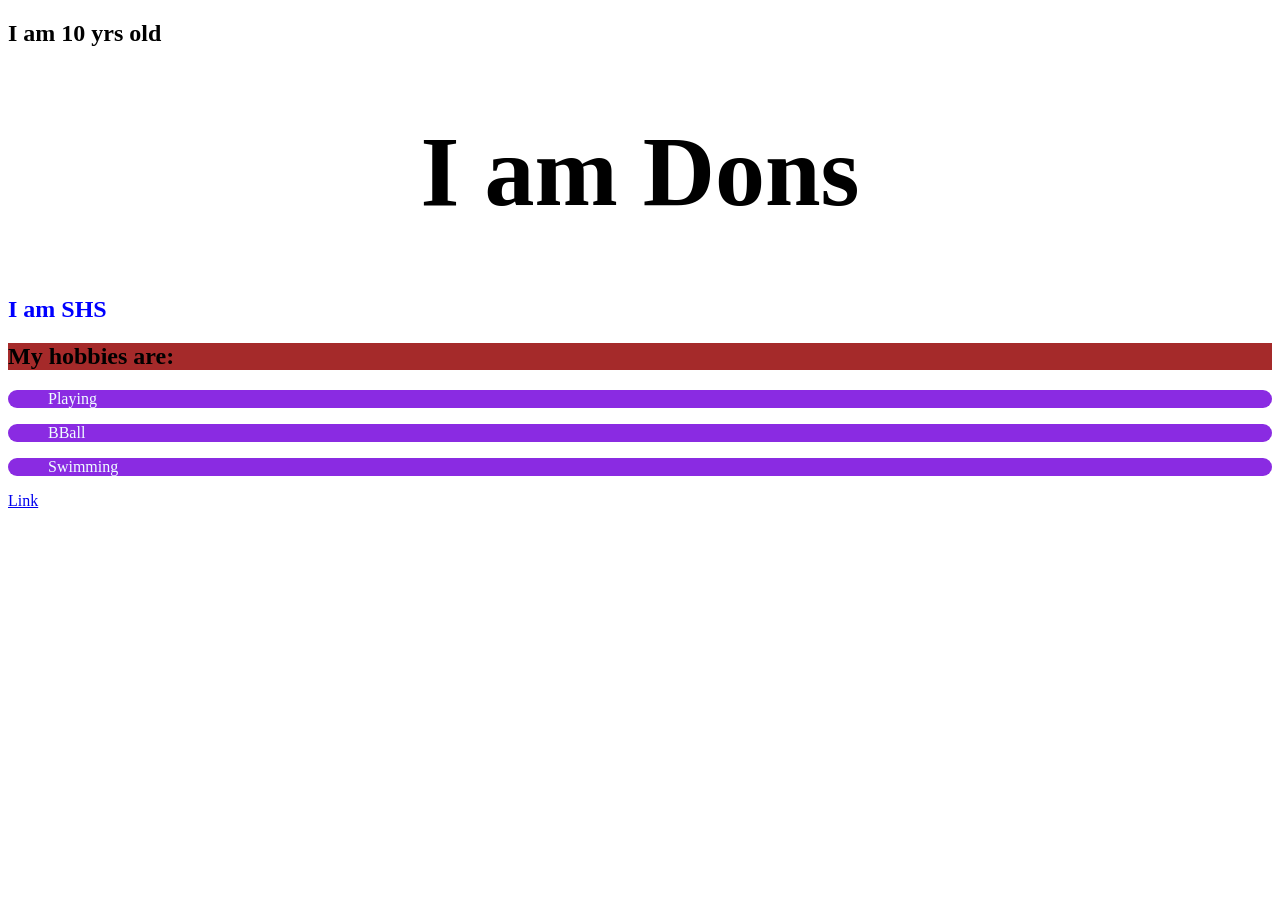
<file: index.html>
<!DOCTYPE html>
<html>
    <head>
        <link rel="stylesheet" href="style.css"/>
    </head>
        <body>
            <div>
                <h2>I am 10 yrs old</h2>
            </div>
            <div>
                <h1 class="title">I am Dons</h1>
                <h2 class="school">I am SHS</h2>
                <h2 class="hobby">My hobbies are:</h2>
                <ul class="list">Playing</ul>
                <ul class="list">BBall</ul>
                <ul class="list">Swimming</ul>
                <a href="https://youtube.com">Link</a>
            </div>
        </body>
</html>
</file>
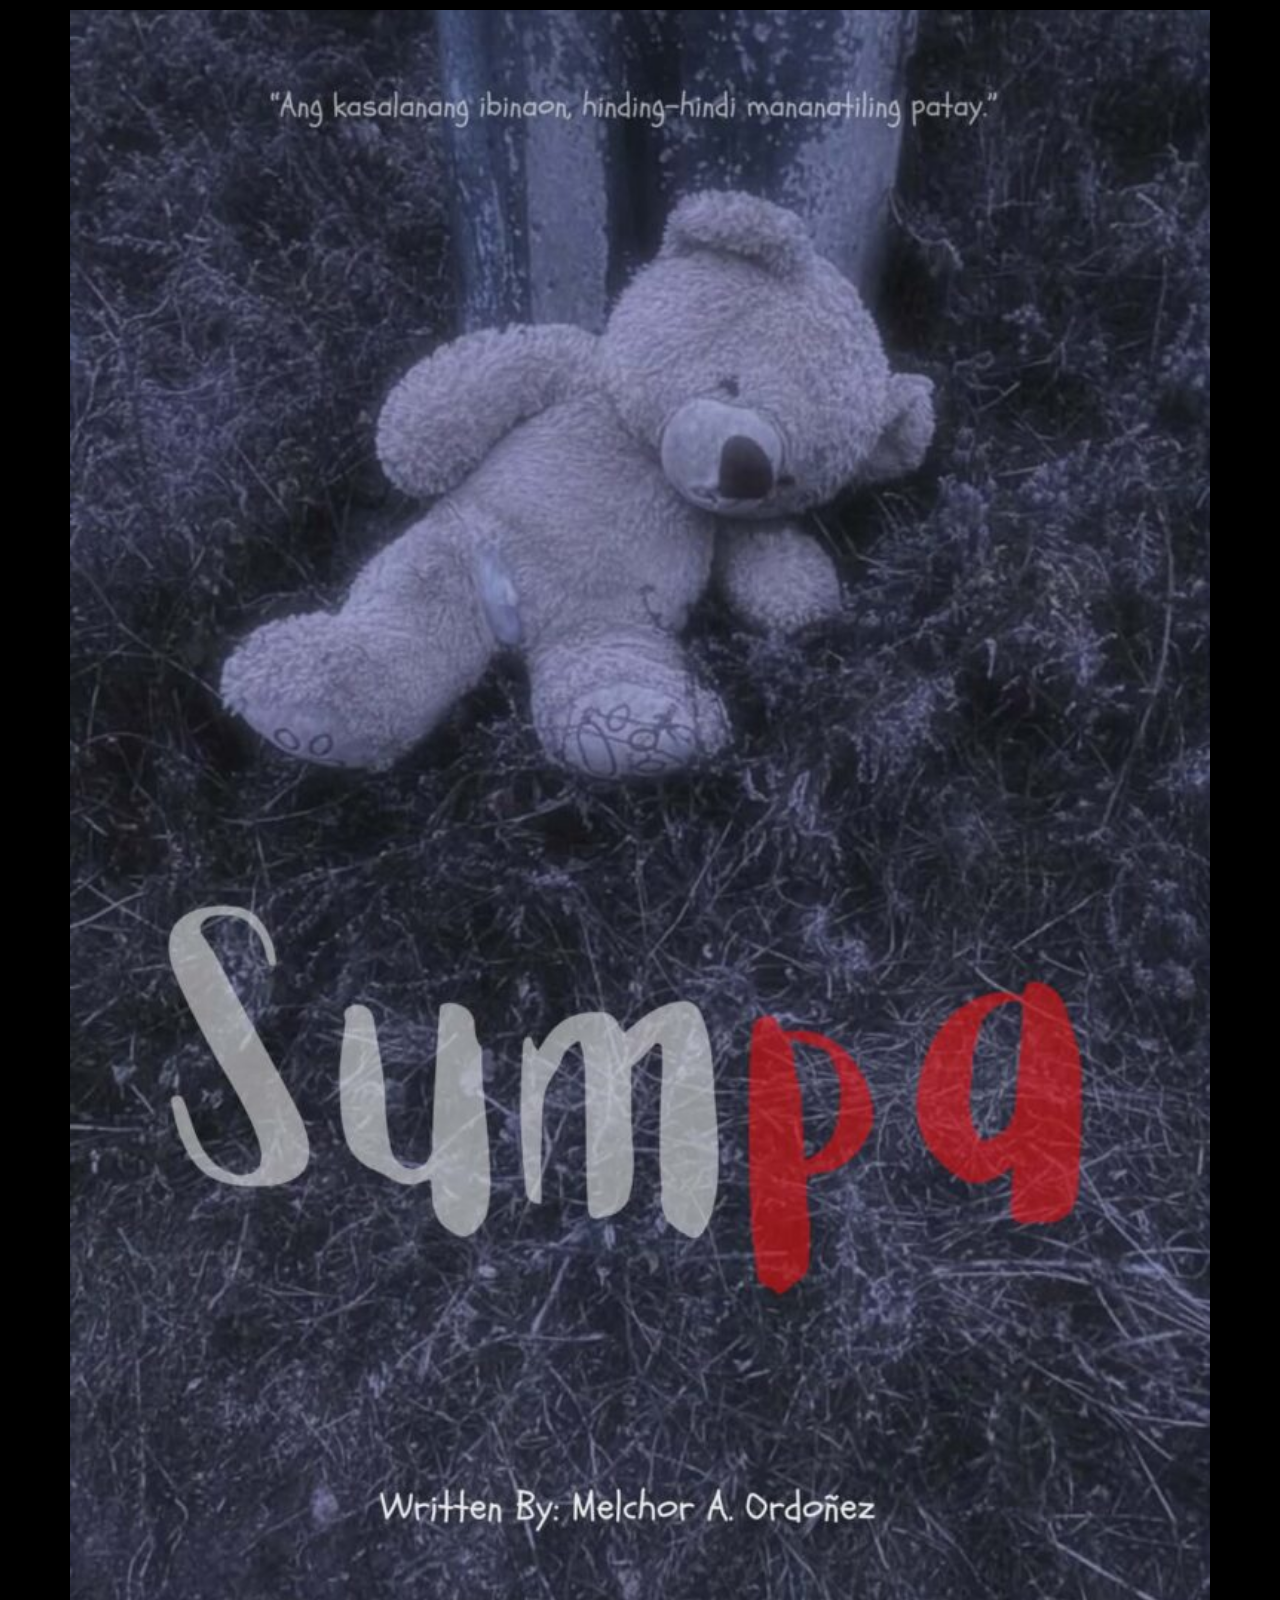
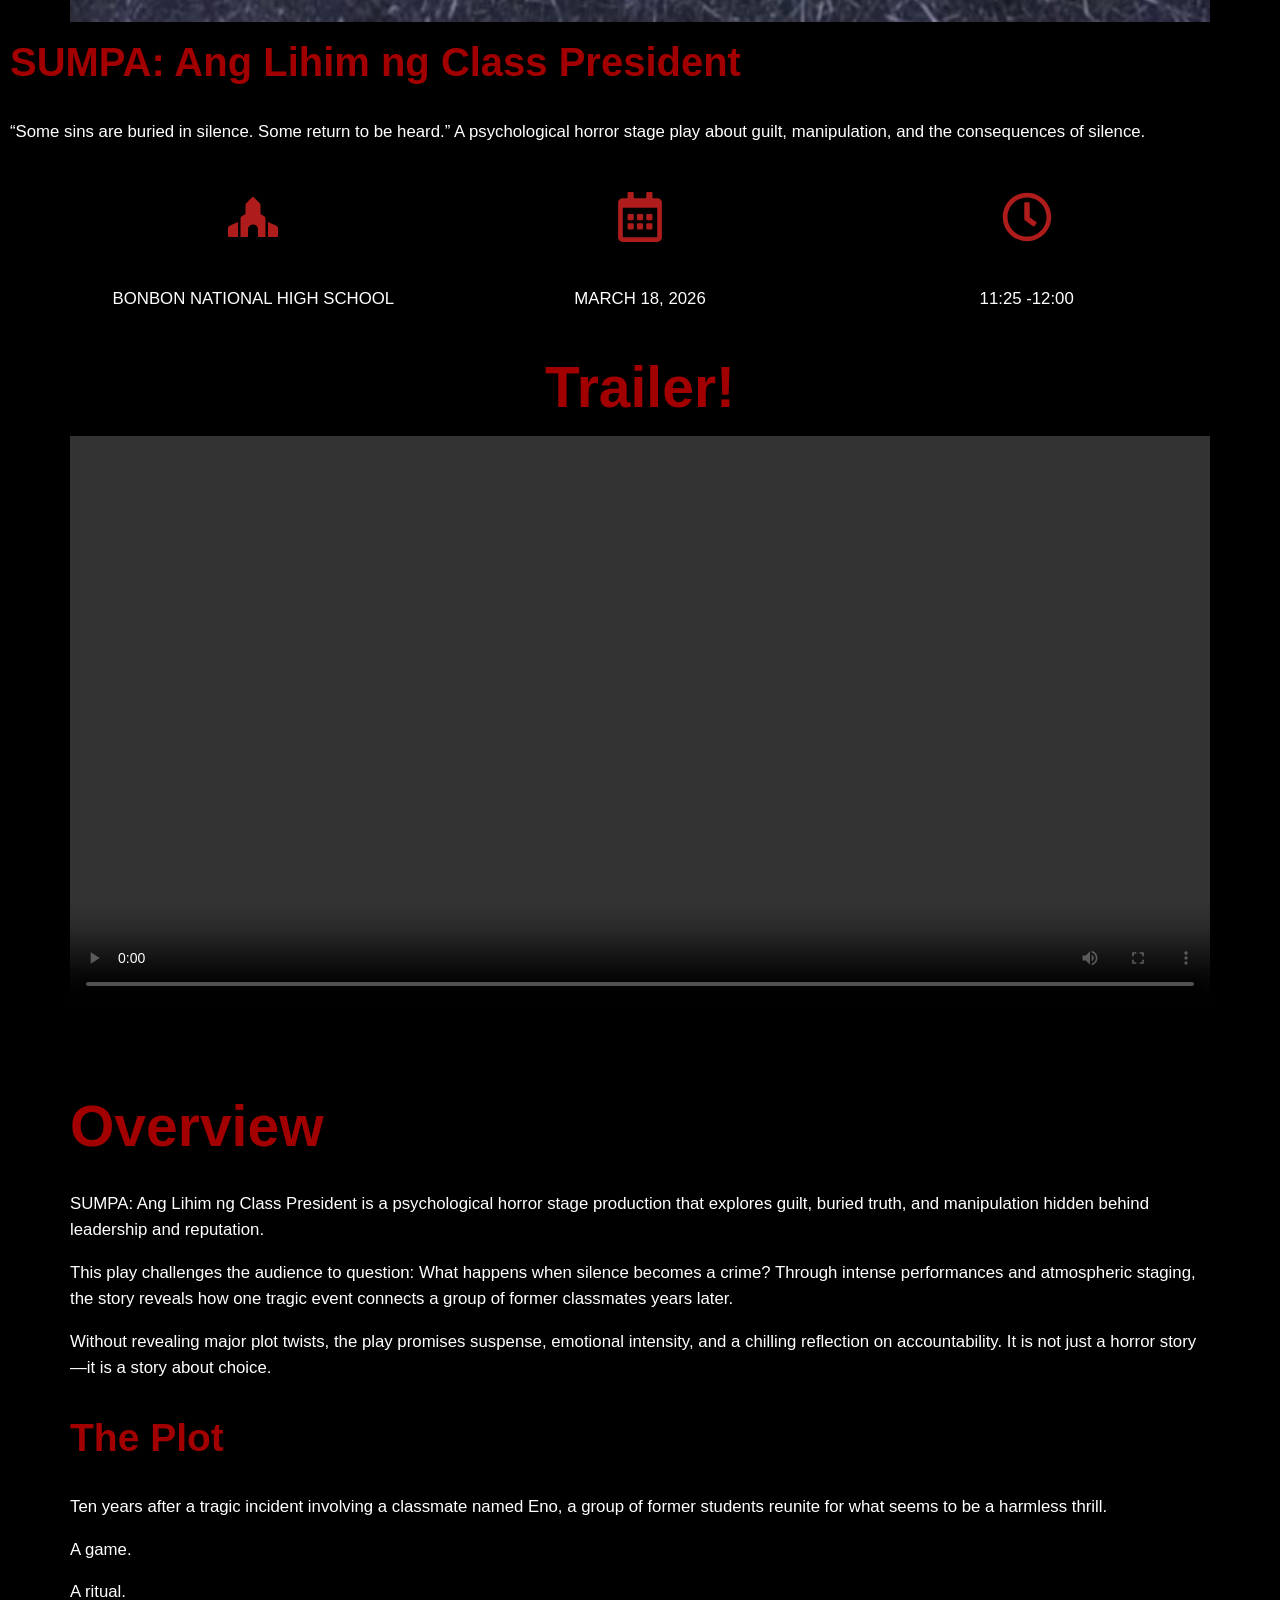
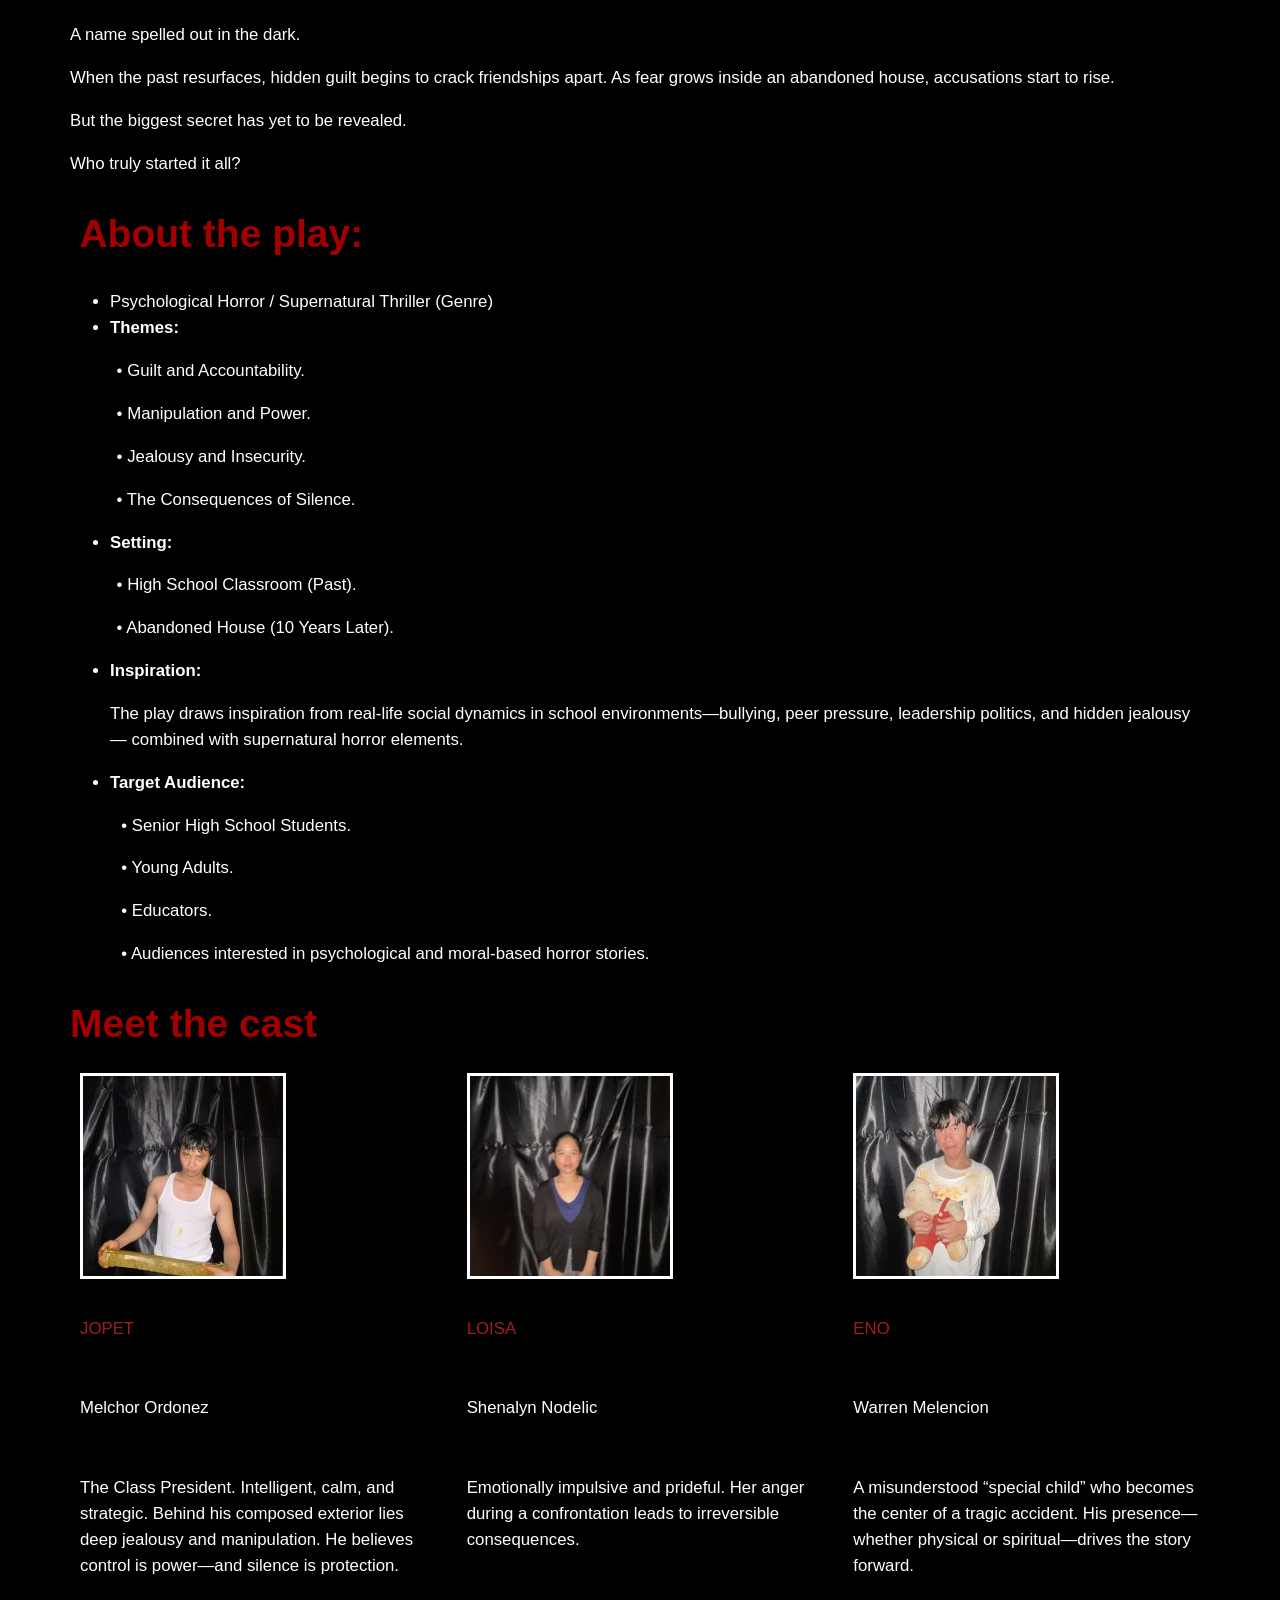
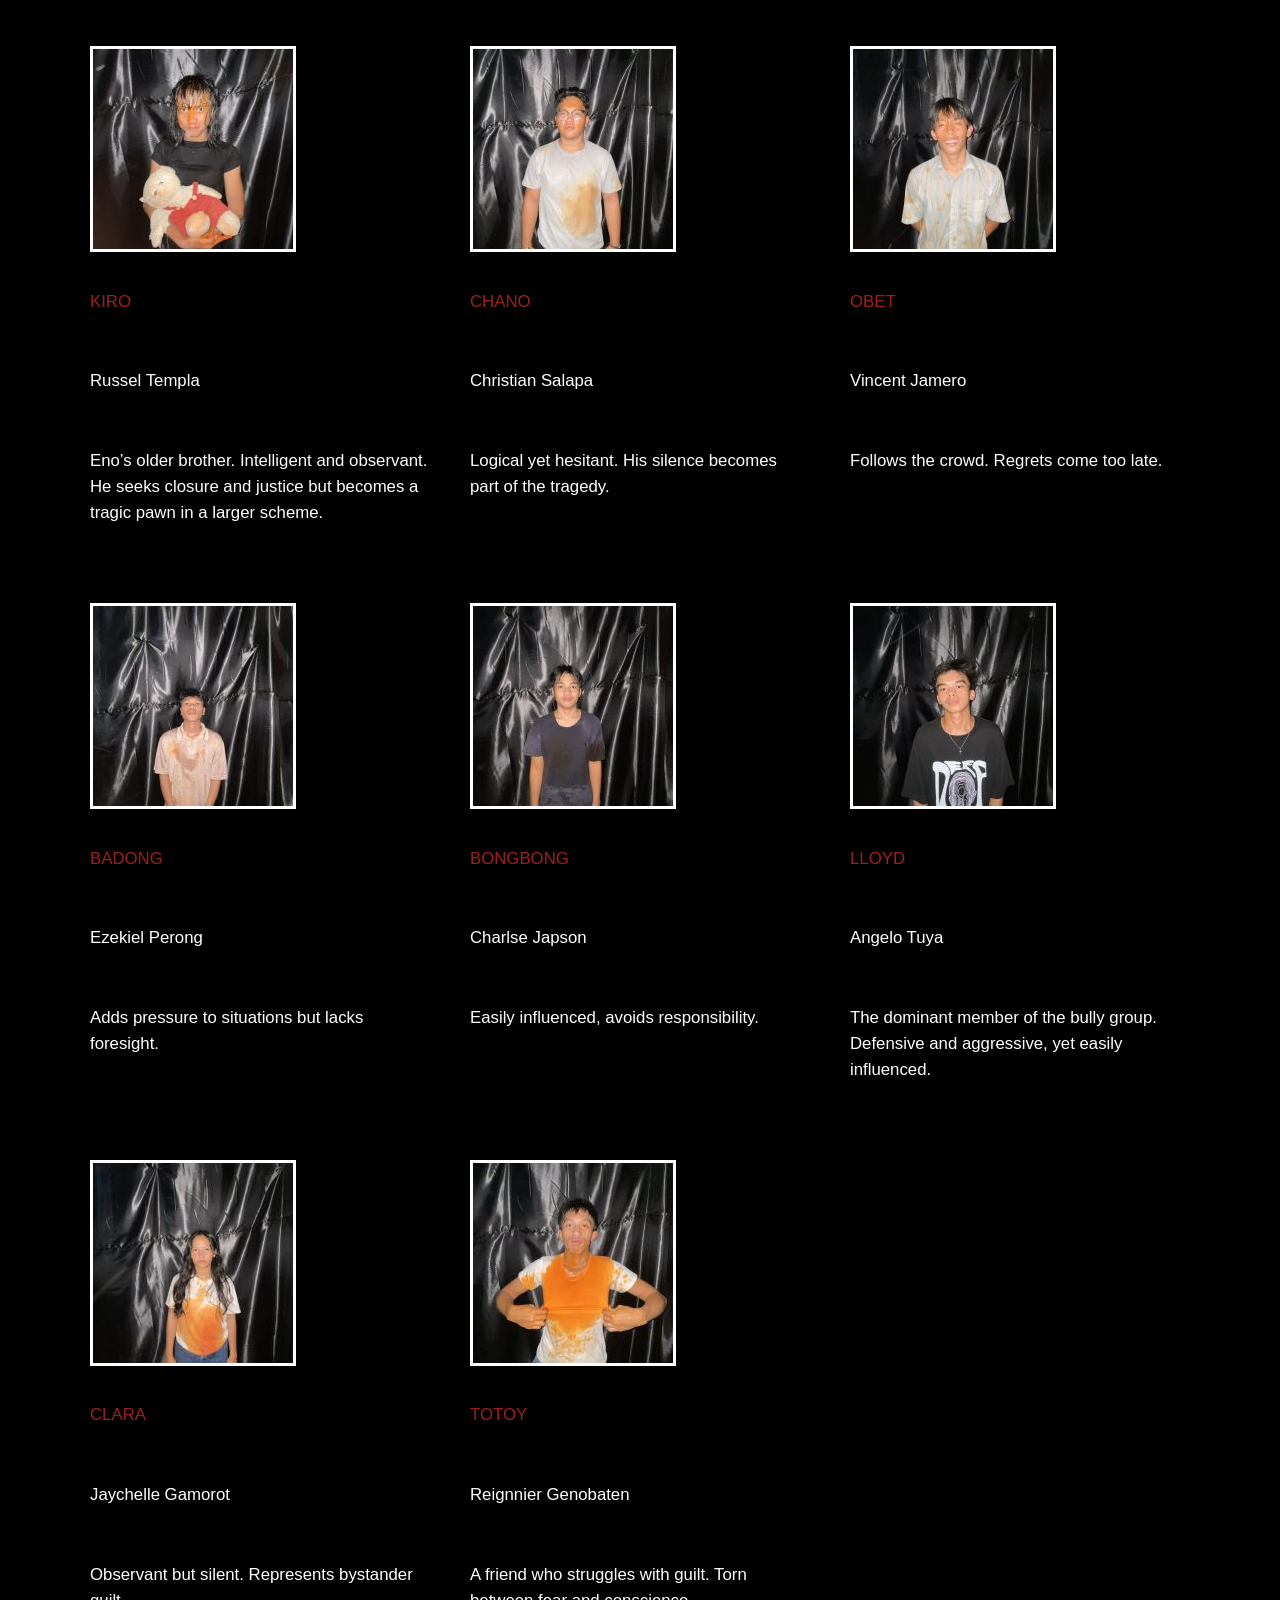
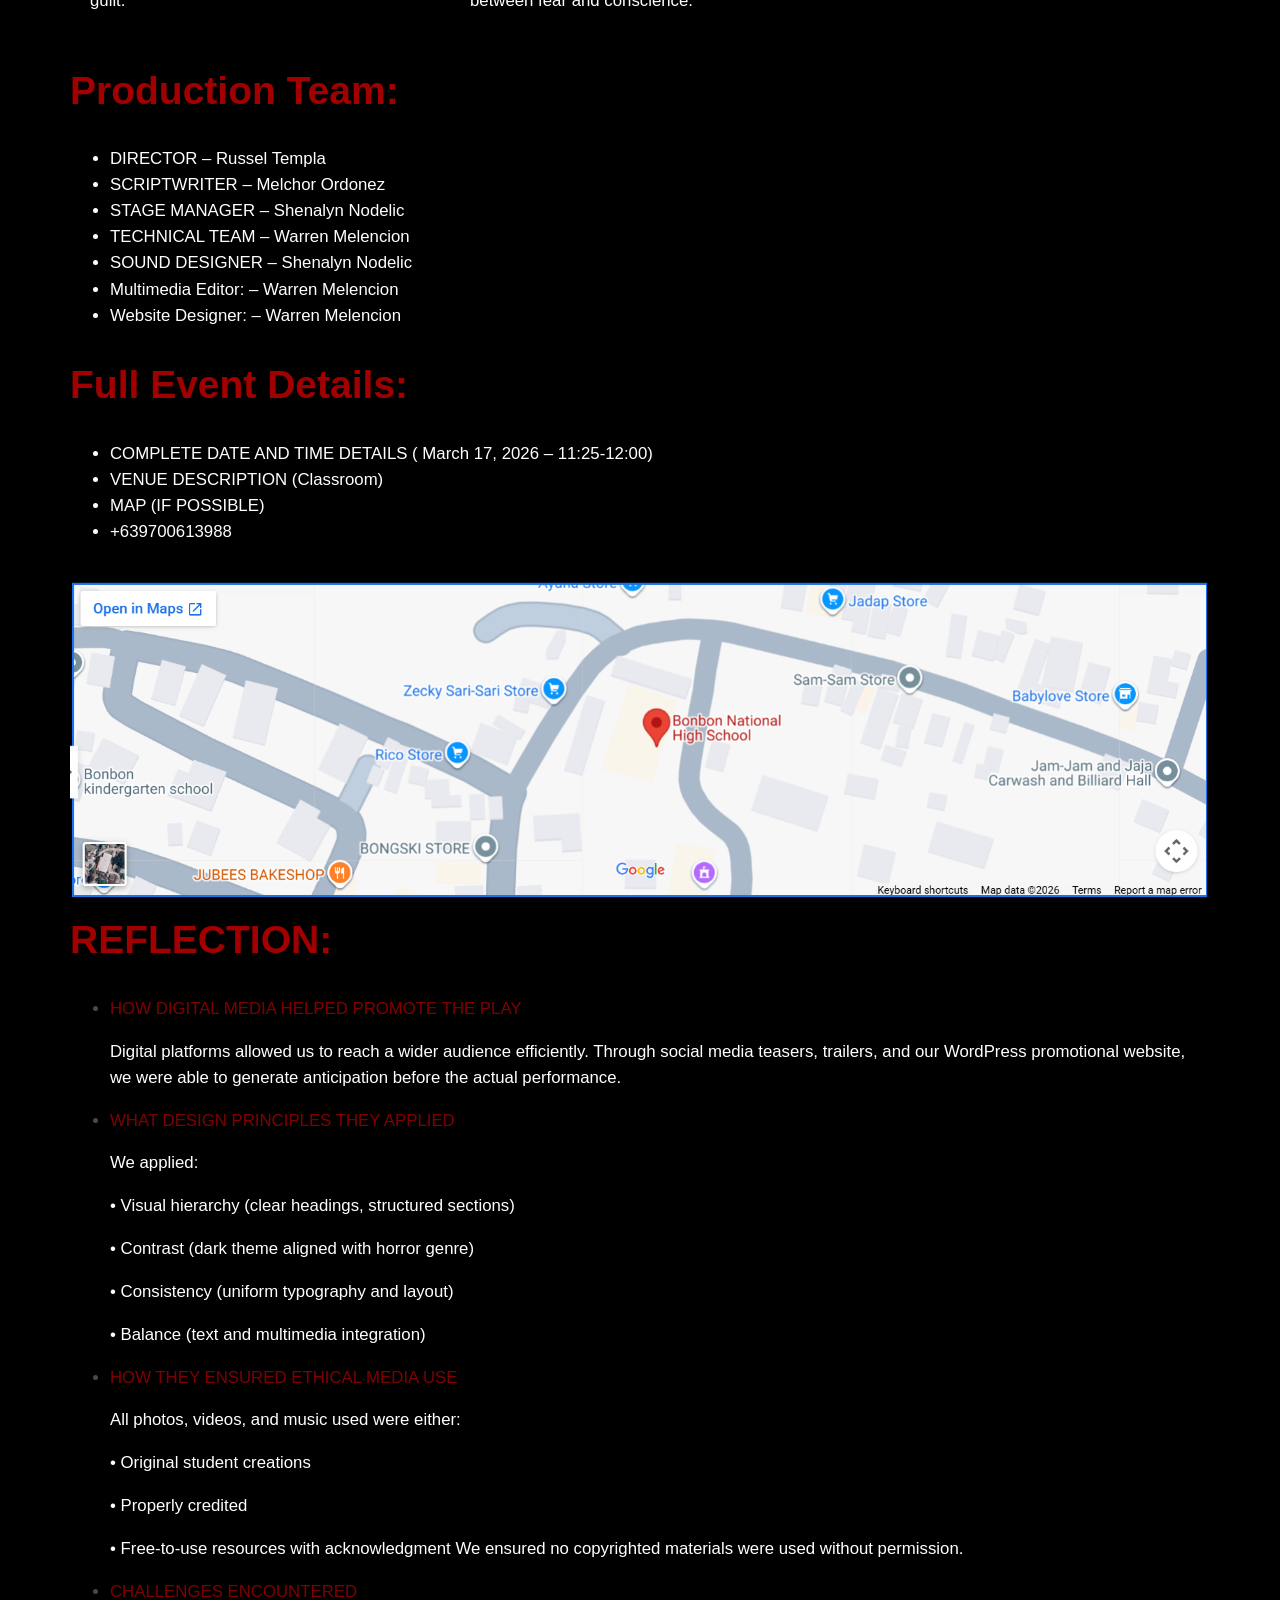
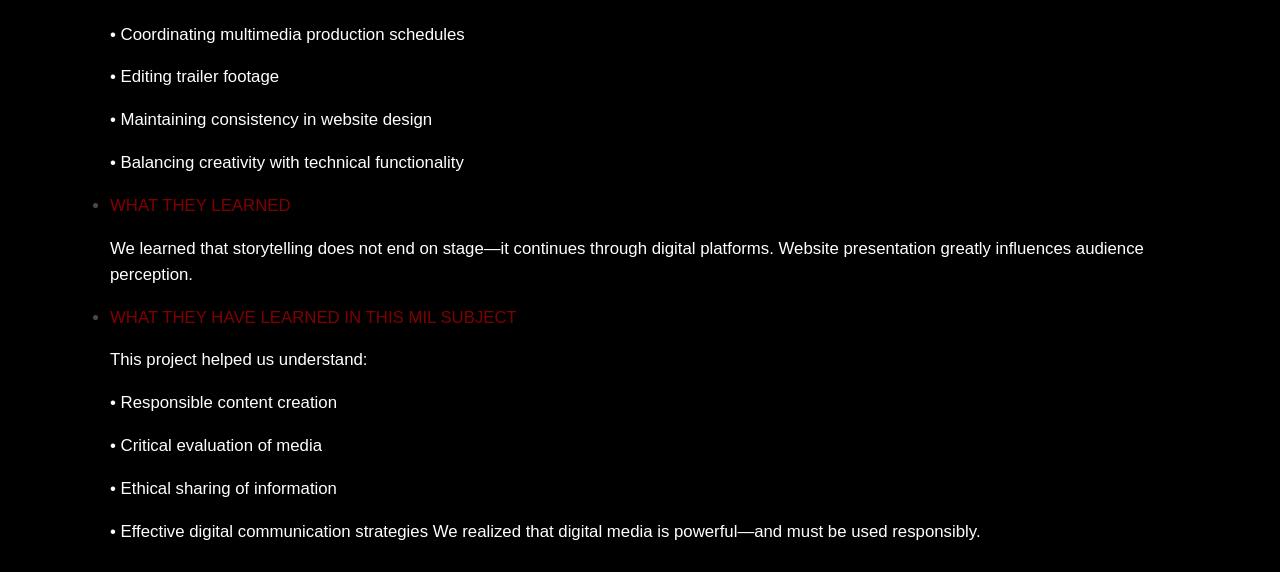
<file: For MIL/index.html>
<!doctype html>
<html lang="en-US">
  <head>
    <meta charset="UTF-8" />
    <meta name="viewport" content="width=device-width, initial-scale=1" />
    <title>SUMPA: Ang Lihim ng Class President</title>
    <link
      rel="stylesheet"
      href="./Horror-web_files/style.css"
      type="text/css"
      media="screen"
    />
    <link
      rel="stylesheet"
      href="./Horror-web_files/dashicons.min.css"
      media="all"
    />
    <link
      rel="stylesheet"
      href="./Horror-web_files/elementor-icons.min.css"
      media="all"
    />
    <link
      rel="stylesheet"
      href="./Horror-web_files/common.min.css"
      media="all"
    />
    <link
      rel="stylesheet"
      href="./Horror-web_files/theme-light.min.css"
      media="all"
    />
    <link
      rel="stylesheet"
      href="./Horror-web_files/frontend.min.css"
      media="all"
    />
    <link
      rel="stylesheet"
      href="./Horror-web_files/widget-image.min.css"
      media="all"
    />
    <link
      rel="stylesheet"
      href="./Horror-web_files/widget-heading.min.css"
      media="all"
    />
    <link
      rel="stylesheet"
      href="./Horror-web_files/widget-video.min.css"
      media="all"
    />
    <link
      rel="stylesheet"
      href="./Horror-web_files/widget-divider.min.css"
      media="all"
    />
    <link
      rel="stylesheet"
      href="./Horror-web_files/widget-google_maps.min.css"
      media="all"
    />
    <link rel="stylesheet" href="./Horror-web_files/css" media="all" />
    <link rel="stylesheet" href="./Horror-web_files/css(1)" media="all" />
    <link rel="stylesheet" href="./Horror-web_files/css(2)" media="all" />
    <link rel="stylesheet" href="./Horror-web_files/css(3)" media="all" />
    <link rel="stylesheet" href="./Horror-web_files/css(4)" media="all" />
    <link rel="stylesheet" href="./Horror-web_files/css(5)" media="all" />

    <style id="wp-img-auto-sizes-contain-inline-css">
      img:is([sizes="auto" i], [sizes^="auto," i]) {
        contain-intrinsic-size: 3000px 1500px;
      }
    </style>
    <style id="wp-emoji-styles-inline-css">
      img.wp-smiley,
      img.emoji {
        display: inline !important;
        border: none !important;
        box-shadow: none !important;
        height: 1em !important;
        width: 1em !important;
        margin: 0 0.07em !important;
        vertical-align: -0.1em !important;
        background: none !important;
        padding: 0 !important;
      }
    </style>
    <style id="wp-block-library-inline-css">
      :root {
        --wp-block-synced-color: #7a00df;
        --wp-block-synced-color--rgb: 122, 0, 223;
        --wp-bound-block-color: var(--wp-block-synced-color);
        --wp-editor-canvas-background: #ddd;
        --wp-admin-theme-color: #007cba;
        --wp-admin-theme-color--rgb: 0, 124, 186;
        --wp-admin-theme-color-darker-10: #006ba1;
        --wp-admin-theme-color-darker-10--rgb: 0, 107, 160.5;
        --wp-admin-theme-color-darker-20: #005a87;
        --wp-admin-theme-color-darker-20--rgb: 0, 90, 135;
        --wp-admin-border-width-focus: 2px;
      }
      @media (min-resolution: 192dpi) {
        :root {
          --wp-admin-border-width-focus: 1.5px;
        }
      }
      .wp-element-button {
        cursor: pointer;
      }
      :root .has-very-light-gray-background-color {
        background-color: #eee;
      }
      :root .has-very-dark-gray-background-color {
        background-color: #313131;
      }
      :root .has-very-light-gray-color {
        color: #eee;
      }
      :root .has-very-dark-gray-color {
        color: #313131;
      }
      :root .has-vivid-green-cyan-to-vivid-cyan-blue-gradient-background {
        background: linear-gradient(135deg, #00d084, #0693e3);
      }
      :root .has-purple-crush-gradient-background {
        background: linear-gradient(135deg, #34e2e4, #4721fb 50%, #ab1dfe);
      }
      :root .has-hazy-dawn-gradient-background {
        background: linear-gradient(135deg, #faaca8, #dad0ec);
      }
      :root .has-subdued-olive-gradient-background {
        background: linear-gradient(135deg, #fafae1, #67a671);
      }
      :root .has-atomic-cream-gradient-background {
        background: linear-gradient(135deg, #fdd79a, #004a59);
      }
      :root .has-nightshade-gradient-background {
        background: linear-gradient(135deg, #330968, #31cdcf);
      }
      :root .has-midnight-gradient-background {
        background: linear-gradient(135deg, #020381, #2874fc);
      }
      :root {
        --wp--preset--font-size--normal: 16px;
        --wp--preset--font-size--huge: 42px;
      }
      .has-regular-font-size {
        font-size: 1em;
      }
      .has-larger-font-size {
        font-size: 2.625em;
      }
      .has-normal-font-size {
        font-size: var(--wp--preset--font-size--normal);
      }
      .has-huge-font-size {
        font-size: var(--wp--preset--font-size--huge);
      }
      .has-text-align-center {
        text-align: center;
      }
      .has-text-align-left {
        text-align: left;
      }
      .has-text-align-right {
        text-align: right;
      }
      .has-fit-text {
        white-space: nowrap !important;
      }
      #end-resizable-editor-section {
        display: none;
      }
      .aligncenter {
        clear: both;
      }
      .items-justified-left {
        justify-content: flex-start;
      }
      .items-justified-center {
        justify-content: center;
      }
      .items-justified-right {
        justify-content: flex-end;
      }
      .items-justified-space-between {
        justify-content: space-between;
      }
      .screen-reader-text {
        border: 0;
        clip-path: inset(50%);
        height: 1px;
        margin: -1px;
        overflow: hidden;
        padding: 0;
        position: absolute;
        width: 1px;
        word-wrap: normal !important;
      }
      .screen-reader-text:focus {
        background-color: #ddd;
        clip-path: none;
        color: #444;
        display: block;
        font-size: 1em;
        height: auto;
        left: 5px;
        line-height: normal;
        padding: 15px 23px 14px;
        text-decoration: none;
        top: 5px;
        width: auto;
        z-index: 100000;
      }
      html :where(.has-border-color) {
        border-style: solid;
      }
      html :where([style*="border-top-color"]) {
        border-top-style: solid;
      }
      html :where([style*="border-right-color"]) {
        border-right-style: solid;
      }
      html :where([style*="border-bottom-color"]) {
        border-bottom-style: solid;
      }
      html :where([style*="border-left-color"]) {
        border-left-style: solid;
      }
      html :where([style*="border-width"]) {
        border-style: solid;
      }
      html :where([style*="border-top-width"]) {
        border-top-style: solid;
      }
      html :where([style*="border-right-width"]) {
        border-right-style: solid;
      }
      html :where([style*="border-bottom-width"]) {
        border-bottom-style: solid;
      }
      html :where([style*="border-left-width"]) {
        border-left-style: solid;
      }
      html :where(img[class*="wp-image-"]) {
        height: auto;
        max-width: 100%;
      }
      :where(figure) {
        margin: 0 0 1em;
      }
      html :where(.is-position-sticky) {
        --wp-admin--admin-bar--position-offset: var(
          --wp-admin--admin-bar--height,
          0px
        );
      }
      @media screen and (max-width: 600px) {
        html :where(.is-position-sticky) {
          --wp-admin--admin-bar--position-offset: 0px;
        }
      }
    </style>
    <style id="global-styles-inline-css">
      :root {
        --wp--preset--aspect-ratio--square: 1;
        --wp--preset--aspect-ratio--4-3: 4/3;
        --wp--preset--aspect-ratio--3-4: 3/4;
        --wp--preset--aspect-ratio--3-2: 3/2;
        --wp--preset--aspect-ratio--2-3: 2/3;
        --wp--preset--aspect-ratio--16-9: 16/9;
        --wp--preset--aspect-ratio--9-16: 9/16;
        --wp--preset--color--black: #000000;
        --wp--preset--color--cyan-bluish-gray: #abb8c3;
        --wp--preset--color--white: #ffffff;
        --wp--preset--color--pale-pink: #f78da7;
        --wp--preset--color--vivid-red: #cf2e2e;
        --wp--preset--color--luminous-vivid-orange: #ff6900;
        --wp--preset--color--luminous-vivid-amber: #fcb900;
        --wp--preset--color--light-green-cyan: #7bdcb5;
        --wp--preset--color--vivid-green-cyan: #00d084;
        --wp--preset--color--pale-cyan-blue: #8ed1fc;
        --wp--preset--color--vivid-cyan-blue: #0693e3;
        --wp--preset--color--vivid-purple: #9b51e0;
        --wp--preset--color--base: #f9f9f9;
        --wp--preset--color--base-2: #ffffff;
        --wp--preset--color--contrast: #111111;
        --wp--preset--color--contrast-2: #636363;
        --wp--preset--color--contrast-3: #a4a4a4;
        --wp--preset--color--accent: #cfcabe;
        --wp--preset--color--accent-2: #c2a990;
        --wp--preset--color--accent-3: #d8613c;
        --wp--preset--color--accent-4: #b1c5a4;
        --wp--preset--color--accent-5: #b5bdbc;
        --wp--preset--gradient--vivid-cyan-blue-to-vivid-purple: linear-gradient(
          135deg,
          rgb(6, 147, 227) 0%,
          rgb(155, 81, 224) 100%
        );
        --wp--preset--gradient--light-green-cyan-to-vivid-green-cyan: linear-gradient(
          135deg,
          rgb(122, 220, 180) 0%,
          rgb(0, 208, 130) 100%
        );
        --wp--preset--gradient--luminous-vivid-amber-to-luminous-vivid-orange: linear-gradient(
          135deg,
          rgb(252, 185, 0) 0%,
          rgb(255, 105, 0) 100%
        );
        --wp--preset--gradient--luminous-vivid-orange-to-vivid-red: linear-gradient(
          135deg,
          rgb(255, 105, 0) 0%,
          rgb(207, 46, 46) 100%
        );
        --wp--preset--gradient--very-light-gray-to-cyan-bluish-gray: linear-gradient(
          135deg,
          rgb(238, 238, 238) 0%,
          rgb(169, 184, 195) 100%
        );
        --wp--preset--gradient--cool-to-warm-spectrum: linear-gradient(
          135deg,
          rgb(74, 234, 220) 0%,
          rgb(151, 120, 209) 20%,
          rgb(207, 42, 186) 40%,
          rgb(238, 44, 130) 60%,
          rgb(251, 105, 98) 80%,
          rgb(254, 248, 76) 100%
        );
        --wp--preset--gradient--blush-light-purple: linear-gradient(
          135deg,
          rgb(255, 206, 236) 0%,
          rgb(152, 150, 240) 100%
        );
        --wp--preset--gradient--blush-bordeaux: linear-gradient(
          135deg,
          rgb(254, 205, 165) 0%,
          rgb(254, 45, 45) 50%,
          rgb(107, 0, 62) 100%
        );
        --wp--preset--gradient--luminous-dusk: linear-gradient(
          135deg,
          rgb(255, 203, 112) 0%,
          rgb(199, 81, 192) 50%,
          rgb(65, 88, 208) 100%
        );
        --wp--preset--gradient--pale-ocean: linear-gradient(
          135deg,
          rgb(255, 245, 203) 0%,
          rgb(182, 227, 212) 50%,
          rgb(51, 167, 181) 100%
        );
        --wp--preset--gradient--electric-grass: linear-gradient(
          135deg,
          rgb(202, 248, 128) 0%,
          rgb(113, 206, 126) 100%
        );
        --wp--preset--gradient--midnight: linear-gradient(
          135deg,
          rgb(2, 3, 129) 0%,
          rgb(40, 116, 252) 100%
        );
        --wp--preset--gradient--gradient-1: linear-gradient(
          to bottom,
          #cfcabe 0%,
          #f9f9f9 100%
        );
        --wp--preset--gradient--gradient-2: linear-gradient(
          to bottom,
          #c2a990 0%,
          #f9f9f9 100%
        );
        --wp--preset--gradient--gradient-3: linear-gradient(
          to bottom,
          #d8613c 0%,
          #f9f9f9 100%
        );
        --wp--preset--gradient--gradient-4: linear-gradient(
          to bottom,
          #b1c5a4 0%,
          #f9f9f9 100%
        );
        --wp--preset--gradient--gradient-5: linear-gradient(
          to bottom,
          #b5bdbc 0%,
          #f9f9f9 100%
        );
        --wp--preset--gradient--gradient-6: linear-gradient(
          to bottom,
          #a4a4a4 0%,
          #f9f9f9 100%
        );
        --wp--preset--gradient--gradient-7: linear-gradient(
          to bottom,
          #cfcabe 50%,
          #f9f9f9 50%
        );
        --wp--preset--gradient--gradient-8: linear-gradient(
          to bottom,
          #c2a990 50%,
          #f9f9f9 50%
        );
        --wp--preset--gradient--gradient-9: linear-gradient(
          to bottom,
          #d8613c 50%,
          #f9f9f9 50%
        );
        --wp--preset--gradient--gradient-10: linear-gradient(
          to bottom,
          #b1c5a4 50%,
          #f9f9f9 50%
        );
        --wp--preset--gradient--gradient-11: linear-gradient(
          to bottom,
          #b5bdbc 50%,
          #f9f9f9 50%
        );
        --wp--preset--gradient--gradient-12: linear-gradient(
          to bottom,
          #a4a4a4 50%,
          #f9f9f9 50%
        );
        --wp--preset--font-size--small: 0.9rem;
        --wp--preset--font-size--medium: 1.05rem;
        --wp--preset--font-size--large: clamp(
          1.39rem,
          1.39rem + ((1vw - 0.2rem) * 0.767),
          1.85rem
        );
        --wp--preset--font-size--x-large: clamp(
          1.85rem,
          1.85rem + ((1vw - 0.2rem) * 1.083),
          2.5rem
        );
        --wp--preset--font-size--xx-large: clamp(
          2.5rem,
          2.5rem + ((1vw - 0.2rem) * 1.283),
          3.27rem
        );
        --wp--preset--font-family--body: "Inter", sans-serif;
        --wp--preset--font-family--heading: Cardo;
        --wp--preset--font-family--system-sans-serif:
          -apple-system, BlinkMacSystemFont, avenir next, avenir, segoe ui,
          helvetica neue, helvetica, Cantarell, Ubuntu, roboto, noto, arial,
          sans-serif;
        --wp--preset--font-family--system-serif:
          Iowan Old Style, Apple Garamond, Baskerville, Times New Roman,
          Droid Serif, Times, Source Serif Pro, serif, Apple Color Emoji,
          Segoe UI Emoji, Segoe UI Symbol;
        --wp--preset--spacing--20: min(1.5rem, 2vw);
        --wp--preset--spacing--30: min(2.5rem, 3vw);
        --wp--preset--spacing--40: min(4rem, 5vw);
        --wp--preset--spacing--50: min(6.5rem, 8vw);
        --wp--preset--spacing--60: min(10.5rem, 13vw);
        --wp--preset--spacing--70: 3.38rem;
        --wp--preset--spacing--80: 5.06rem;
        --wp--preset--spacing--10: 1rem;
        --wp--preset--shadow--natural: 6px 6px 9px rgba(0, 0, 0, 0.2);
        --wp--preset--shadow--deep: 12px 12px 50px rgba(0, 0, 0, 0.4);
        --wp--preset--shadow--sharp: 6px 6px 0px rgba(0, 0, 0, 0.2);
        --wp--preset--shadow--outlined:
          6px 6px 0px -3px rgb(255, 255, 255), 6px 6px rgb(0, 0, 0);
        --wp--preset--shadow--crisp: 6px 6px 0px rgb(0, 0, 0);
      }
      :root {
        --wp--style--global--content-size: 620px;
        --wp--style--global--wide-size: 1280px;
      }
      :where(body) {
        margin: 0;
      }
      .wp-site-blocks {
        padding-top: var(--wp--style--root--padding-top);
        padding-bottom: var(--wp--style--root--padding-bottom);
      }
      .has-global-padding {
        padding-right: var(--wp--style--root--padding-right);
        padding-left: var(--wp--style--root--padding-left);
      }
      .has-global-padding > .alignfull {
        margin-right: calc(var(--wp--style--root--padding-right) * -1);
        margin-left: calc(var(--wp--style--root--padding-left) * -1);
      }
      .has-global-padding
        :where(
          :not(.alignfull.is-layout-flow)
            > .has-global-padding:not(.wp-block-block, .alignfull)
        ) {
        padding-right: 0;
        padding-left: 0;
      }
      .has-global-padding
        :where(
          :not(.alignfull.is-layout-flow)
            > .has-global-padding:not(.wp-block-block, .alignfull)
        )
        > .alignfull {
        margin-left: 0;
        margin-right: 0;
      }
      .wp-site-blocks > .alignleft {
        float: left;
        margin-right: 2em;
      }
      .wp-site-blocks > .alignright {
        float: right;
        margin-left: 2em;
      }
      .wp-site-blocks > .aligncenter {
        justify-content: center;
        margin-left: auto;
        margin-right: auto;
      }
      :where(.wp-site-blocks) > * {
        margin-block-start: 1.2rem;
        margin-block-end: 0;
      }
      :where(.wp-site-blocks) > :first-child {
        margin-block-start: 0;
      }
      :where(.wp-site-blocks) > :last-child {
        margin-block-end: 0;
      }
      :root {
        --wp--style--block-gap: 1.2rem;
      }
      :root :where(.is-layout-flow) > :first-child {
        margin-block-start: 0;
      }
      :root :where(.is-layout-flow) > :last-child {
        margin-block-end: 0;
      }
      :root :where(.is-layout-flow) > * {
        margin-block-start: 1.2rem;
        margin-block-end: 0;
      }
      :root :where(.is-layout-constrained) > :first-child {
        margin-block-start: 0;
      }
      :root :where(.is-layout-constrained) > :last-child {
        margin-block-end: 0;
      }
      :root :where(.is-layout-constrained) > * {
        margin-block-start: 1.2rem;
        margin-block-end: 0;
      }
      :root :where(.is-layout-flex) {
        gap: 1.2rem;
      }
      :root :where(.is-layout-grid) {
        gap: 1.2rem;
      }
      .is-layout-flow > .alignleft {
        float: left;
        margin-inline-start: 0;
        margin-inline-end: 2em;
      }
      .is-layout-flow > .alignright {
        float: right;
        margin-inline-start: 2em;
        margin-inline-end: 0;
      }
      .is-layout-flow > .aligncenter {
        margin-left: auto !important;
        margin-right: auto !important;
      }
      .is-layout-constrained > .alignleft {
        float: left;
        margin-inline-start: 0;
        margin-inline-end: 2em;
      }
      .is-layout-constrained > .alignright {
        float: right;
        margin-inline-start: 2em;
        margin-inline-end: 0;
      }
      .is-layout-constrained > .aligncenter {
        margin-left: auto !important;
        margin-right: auto !important;
      }
      .is-layout-constrained
        > :where(:not(.alignleft):not(.alignright):not(.alignfull)) {
        max-width: var(--wp--style--global--content-size);
        margin-left: auto !important;
        margin-right: auto !important;
      }
      .is-layout-constrained > .alignwide {
        max-width: var(--wp--style--global--wide-size);
      }
      body .is-layout-flex {
        display: flex;
      }
      .is-layout-flex {
        flex-wrap: wrap;
        align-items: center;
      }
      .is-layout-flex > :is(*, div) {
        margin: 0;
      }
      body .is-layout-grid {
        display: grid;
      }
      .is-layout-grid > :is(*, div) {
        margin: 0;
      }
      body {
        background-color: var(--wp--preset--color--base);
        color: var(--wp--preset--color--contrast);
        font-family: var(--wp--preset--font-family--body);
        font-size: var(--wp--preset--font-size--medium);
        font-style: normal;
        font-weight: 400;
        line-height: 1.55;
        --wp--style--root--padding-top: 0px;
        --wp--style--root--padding-right: var(--wp--preset--spacing--50);
        --wp--style--root--padding-bottom: 0px;
        --wp--style--root--padding-left: var(--wp--preset--spacing--50);
      }
      a:where(:not(.wp-element-button)) {
        color: var(--wp--preset--color--contrast);
        text-decoration: underline;
      }
      :root :where(a:where(:not(.wp-element-button)):hover) {
        text-decoration: none;
      }
      h1,
      h2,
      h3,
      h4,
      h5,
      h6 {
        color: var(--wp--preset--color--contrast);
        font-family: var(--wp--preset--font-family--heading);
        font-weight: 400;
        line-height: 1.2;
      }
      h1 {
        font-size: var(--wp--preset--font-size--xx-large);
        line-height: 1.15;
      }
      h2 {
        font-size: var(--wp--preset--font-size--x-large);
      }
      h3 {
        font-size: var(--wp--preset--font-size--large);
      }
      h4 {
        font-size: clamp(1.1rem, 1.1rem + ((1vw - 0.2rem) * 0.767), 1.5rem);
      }
      h5 {
        font-size: var(--wp--preset--font-size--medium);
      }
      h6 {
        font-size: var(--wp--preset--font-size--small);
      }
      :root :where(.wp-element-button, .wp-block-button__link) {
        background-color: var(--wp--preset--color--contrast);
        border-radius: 0.33rem;
        border-color: var(--wp--preset--color--contrast);
        border-width: 0;
        color: var(--wp--preset--color--base);
        font-family: inherit;
        font-size: var(--wp--preset--font-size--small);
        font-style: normal;
        font-weight: 500;
        letter-spacing: inherit;
        line-height: inherit;
        padding-top: 0.6rem;
        padding-right: 1rem;
        padding-bottom: 0.6rem;
        padding-left: 1rem;
        text-decoration: none;
        text-transform: inherit;
      }
      :root :where(.wp-element-button:hover, .wp-block-button__link:hover) {
        background-color: var(--wp--preset--color--contrast-2);
        border-color: var(--wp--preset--color--contrast-2);
        color: var(--wp--preset--color--base);
      }
      :root :where(.wp-element-button:focus, .wp-block-button__link:focus) {
        background-color: var(--wp--preset--color--contrast-2);
        border-color: var(--wp--preset--color--contrast-2);
        color: var(--wp--preset--color--base);
        outline-color: var(--wp--preset--color--contrast);
        outline-offset: 2px;
      }
      :root :where(.wp-element-button:active, .wp-block-button__link:active) {
        background-color: var(--wp--preset--color--contrast);
        color: var(--wp--preset--color--base);
      }
      :root
        :where(
          .wp-element-caption,
          .wp-block-audio figcaption,
          .wp-block-embed figcaption,
          .wp-block-gallery figcaption,
          .wp-block-image figcaption,
          .wp-block-table figcaption,
          .wp-block-video figcaption
        ) {
        color: var(--wp--preset--color--contrast-2);
        font-family: var(--wp--preset--font-family--body);
        font-size: 0.8rem;
      }
      .has-black-color {
        color: var(--wp--preset--color--black) !important;
      }
      .has-cyan-bluish-gray-color {
        color: var(--wp--preset--color--cyan-bluish-gray) !important;
      }
      .has-white-color {
        color: var(--wp--preset--color--white) !important;
      }
      .has-pale-pink-color {
        color: var(--wp--preset--color--pale-pink) !important;
      }
      .has-vivid-red-color {
        color: var(--wp--preset--color--vivid-red) !important;
      }
      .has-luminous-vivid-orange-color {
        color: var(--wp--preset--color--luminous-vivid-orange) !important;
      }
      .has-luminous-vivid-amber-color {
        color: var(--wp--preset--color--luminous-vivid-amber) !important;
      }
      .has-light-green-cyan-color {
        color: var(--wp--preset--color--light-green-cyan) !important;
      }
      .has-vivid-green-cyan-color {
        color: var(--wp--preset--color--vivid-green-cyan) !important;
      }
      .has-pale-cyan-blue-color {
        color: var(--wp--preset--color--pale-cyan-blue) !important;
      }
      .has-vivid-cyan-blue-color {
        color: var(--wp--preset--color--vivid-cyan-blue) !important;
      }
      .has-vivid-purple-color {
        color: var(--wp--preset--color--vivid-purple) !important;
      }
      .has-base-color {
        color: var(--wp--preset--color--base) !important;
      }
      .has-base-2-color {
        color: var(--wp--preset--color--base-2) !important;
      }
      .has-contrast-color {
        color: var(--wp--preset--color--contrast) !important;
      }
      .has-contrast-2-color {
        color: var(--wp--preset--color--contrast-2) !important;
      }
      .has-contrast-3-color {
        color: var(--wp--preset--color--contrast-3) !important;
      }
      .has-accent-color {
        color: var(--wp--preset--color--accent) !important;
      }
      .has-accent-2-color {
        color: var(--wp--preset--color--accent-2) !important;
      }
      .has-accent-3-color {
        color: var(--wp--preset--color--accent-3) !important;
      }
      .has-accent-4-color {
        color: var(--wp--preset--color--accent-4) !important;
      }
      .has-accent-5-color {
        color: var(--wp--preset--color--accent-5) !important;
      }
      .has-black-background-color {
        background-color: var(--wp--preset--color--black) !important;
      }
      .has-cyan-bluish-gray-background-color {
        background-color: var(--wp--preset--color--cyan-bluish-gray) !important;
      }
      .has-white-background-color {
        background-color: var(--wp--preset--color--white) !important;
      }
      .has-pale-pink-background-color {
        background-color: var(--wp--preset--color--pale-pink) !important;
      }
      .has-vivid-red-background-color {
        background-color: var(--wp--preset--color--vivid-red) !important;
      }
      .has-luminous-vivid-orange-background-color {
        background-color: var(
          --wp--preset--color--luminous-vivid-orange
        ) !important;
      }
      .has-luminous-vivid-amber-background-color {
        background-color: var(
          --wp--preset--color--luminous-vivid-amber
        ) !important;
      }
      .has-light-green-cyan-background-color {
        background-color: var(--wp--preset--color--light-green-cyan) !important;
      }
      .has-vivid-green-cyan-background-color {
        background-color: var(--wp--preset--color--vivid-green-cyan) !important;
      }
      .has-pale-cyan-blue-background-color {
        background-color: var(--wp--preset--color--pale-cyan-blue) !important;
      }
      .has-vivid-cyan-blue-background-color {
        background-color: var(--wp--preset--color--vivid-cyan-blue) !important;
      }
      .has-vivid-purple-background-color {
        background-color: var(--wp--preset--color--vivid-purple) !important;
      }
      .has-base-background-color {
        background-color: var(--wp--preset--color--base) !important;
      }
      .has-base-2-background-color {
        background-color: var(--wp--preset--color--base-2) !important;
      }
      .has-contrast-background-color {
        background-color: var(--wp--preset--color--contrast) !important;
      }
      .has-contrast-2-background-color {
        background-color: var(--wp--preset--color--contrast-2) !important;
      }
      .has-contrast-3-background-color {
        background-color: var(--wp--preset--color--contrast-3) !important;
      }
      .has-accent-background-color {
        background-color: var(--wp--preset--color--accent) !important;
      }
      .has-accent-2-background-color {
        background-color: var(--wp--preset--color--accent-2) !important;
      }
      .has-accent-3-background-color {
        background-color: var(--wp--preset--color--accent-3) !important;
      }
      .has-accent-4-background-color {
        background-color: var(--wp--preset--color--accent-4) !important;
      }
      .has-accent-5-background-color {
        background-color: var(--wp--preset--color--accent-5) !important;
      }
      .has-black-border-color {
        border-color: var(--wp--preset--color--black) !important;
      }
      .has-cyan-bluish-gray-border-color {
        border-color: var(--wp--preset--color--cyan-bluish-gray) !important;
      }
      .has-white-border-color {
        border-color: var(--wp--preset--color--white) !important;
      }
      .has-pale-pink-border-color {
        border-color: var(--wp--preset--color--pale-pink) !important;
      }
      .has-vivid-red-border-color {
        border-color: var(--wp--preset--color--vivid-red) !important;
      }
      .has-luminous-vivid-orange-border-color {
        border-color: var(
          --wp--preset--color--luminous-vivid-orange
        ) !important;
      }
      .has-luminous-vivid-amber-border-color {
        border-color: var(--wp--preset--color--luminous-vivid-amber) !important;
      }
      .has-light-green-cyan-border-color {
        border-color: var(--wp--preset--color--light-green-cyan) !important;
      }
      .has-vivid-green-cyan-border-color {
        border-color: var(--wp--preset--color--vivid-green-cyan) !important;
      }
      .has-pale-cyan-blue-border-color {
        border-color: var(--wp--preset--color--pale-cyan-blue) !important;
      }
      .has-vivid-cyan-blue-border-color {
        border-color: var(--wp--preset--color--vivid-cyan-blue) !important;
      }
      .has-vivid-purple-border-color {
        border-color: var(--wp--preset--color--vivid-purple) !important;
      }
      .has-base-border-color {
        border-color: var(--wp--preset--color--base) !important;
      }
      .has-base-2-border-color {
        border-color: var(--wp--preset--color--base-2) !important;
      }
      .has-contrast-border-color {
        border-color: var(--wp--preset--color--contrast) !important;
      }
      .has-contrast-2-border-color {
        border-color: var(--wp--preset--color--contrast-2) !important;
      }
      .has-contrast-3-border-color {
        border-color: var(--wp--preset--color--contrast-3) !important;
      }
      .has-accent-border-color {
        border-color: var(--wp--preset--color--accent) !important;
      }
      .has-accent-2-border-color {
        border-color: var(--wp--preset--color--accent-2) !important;
      }
      .has-accent-3-border-color {
        border-color: var(--wp--preset--color--accent-3) !important;
      }
      .has-accent-4-border-color {
        border-color: var(--wp--preset--color--accent-4) !important;
      }
      .has-accent-5-border-color {
        border-color: var(--wp--preset--color--accent-5) !important;
      }
      .has-vivid-cyan-blue-to-vivid-purple-gradient-background {
        background: var(
          --wp--preset--gradient--vivid-cyan-blue-to-vivid-purple
        ) !important;
      }
      .has-light-green-cyan-to-vivid-green-cyan-gradient-background {
        background: var(
          --wp--preset--gradient--light-green-cyan-to-vivid-green-cyan
        ) !important;
      }
      .has-luminous-vivid-amber-to-luminous-vivid-orange-gradient-background {
        background: var(
          --wp--preset--gradient--luminous-vivid-amber-to-luminous-vivid-orange
        ) !important;
      }
      .has-luminous-vivid-orange-to-vivid-red-gradient-background {
        background: var(
          --wp--preset--gradient--luminous-vivid-orange-to-vivid-red
        ) !important;
      }
      .has-very-light-gray-to-cyan-bluish-gray-gradient-background {
        background: var(
          --wp--preset--gradient--very-light-gray-to-cyan-bluish-gray
        ) !important;
      }
      .has-cool-to-warm-spectrum-gradient-background {
        background: var(
          --wp--preset--gradient--cool-to-warm-spectrum
        ) !important;
      }
      .has-blush-light-purple-gradient-background {
        background: var(--wp--preset--gradient--blush-light-purple) !important;
      }
      .has-blush-bordeaux-gradient-background {
        background: var(--wp--preset--gradient--blush-bordeaux) !important;
      }
      .has-luminous-dusk-gradient-background {
        background: var(--wp--preset--gradient--luminous-dusk) !important;
      }
      .has-pale-ocean-gradient-background {
        background: var(--wp--preset--gradient--pale-ocean) !important;
      }
      .has-electric-grass-gradient-background {
        background: var(--wp--preset--gradient--electric-grass) !important;
      }
      .has-midnight-gradient-background {
        background: var(--wp--preset--gradient--midnight) !important;
      }
      .has-gradient-1-gradient-background {
        background: var(--wp--preset--gradient--gradient-1) !important;
      }
      .has-gradient-2-gradient-background {
        background: var(--wp--preset--gradient--gradient-2) !important;
      }
      .has-gradient-3-gradient-background {
        background: var(--wp--preset--gradient--gradient-3) !important;
      }
      .has-gradient-4-gradient-background {
        background: var(--wp--preset--gradient--gradient-4) !important;
      }
      .has-gradient-5-gradient-background {
        background: var(--wp--preset--gradient--gradient-5) !important;
      }
      .has-gradient-6-gradient-background {
        background: var(--wp--preset--gradient--gradient-6) !important;
      }
      .has-gradient-7-gradient-background {
        background: var(--wp--preset--gradient--gradient-7) !important;
      }
      .has-gradient-8-gradient-background {
        background: var(--wp--preset--gradient--gradient-8) !important;
      }
      .has-gradient-9-gradient-background {
        background: var(--wp--preset--gradient--gradient-9) !important;
      }
      .has-gradient-10-gradient-background {
        background: var(--wp--preset--gradient--gradient-10) !important;
      }
      .has-gradient-11-gradient-background {
        background: var(--wp--preset--gradient--gradient-11) !important;
      }
      .has-gradient-12-gradient-background {
        background: var(--wp--preset--gradient--gradient-12) !important;
      }
      .has-small-font-size {
        font-size: var(--wp--preset--font-size--small) !important;
      }
      .has-medium-font-size {
        font-size: var(--wp--preset--font-size--medium) !important;
      }
      .has-large-font-size {
        font-size: var(--wp--preset--font-size--large) !important;
      }
      .has-x-large-font-size {
        font-size: var(--wp--preset--font-size--x-large) !important;
      }
      .has-xx-large-font-size {
        font-size: var(--wp--preset--font-size--xx-large) !important;
      }
      .has-body-font-family {
        font-family: var(--wp--preset--font-family--body) !important;
      }
      .has-heading-font-family {
        font-family: var(--wp--preset--font-family--heading) !important;
      }
      .has-system-sans-serif-font-family {
        font-family: var(
          --wp--preset--font-family--system-sans-serif
        ) !important;
      }
      .has-system-serif-font-family {
        font-family: var(--wp--preset--font-family--system-serif) !important;
      }
      :where(.wp-site-blocks *:focus) {
        outline-width: 2px;
        outline-style: solid;
      }
    </style>
    <style id="wp-block-template-skip-link-inline-css">
      .skip-link.screen-reader-text {
        border: 0;
        clip-path: inset(50%);
        height: 1px;
        margin: -1px;
        overflow: hidden;
        padding: 0;
        position: absolute !important;
        width: 1px;
        word-wrap: normal !important;
      }
      .skip-link.screen-reader-text:focus {
        background-color: #eee;
        clip-path: none;
        color: #444;
        display: block;
        font-size: 1em;
        height: auto;
        left: 5px;
        line-height: normal;
        padding: 15px 23px 14px;
        text-decoration: none;
        top: 5px;
        width: auto;
        z-index: 100000;
      }
    </style>
    <style id="elementor-frontend-inline-css">
      .elementor-kit-6{--e-global-color-primary:#6EC1E4;--e-global-color-secondary:#54595F;--e-global-color-text:#7A7A7A;--e-global-color-accent:#61CE70;--e-global-typography-primary-font-family:"Roboto";--e-global-typography-primary-font-weight:600;--e-global-typography-secondary-font-family:"Roboto Slab";--e-global-typography-secondary-font-weight:400;--e-global-typography-text-font-family:"Roboto";--e-global-typography-text-font-weight:400;--e-global-typography-accent-font-family:"Roboto";--e-global-typography-accent-font-weight:500;}.elementor-section.elementor-section-boxed > .elementor-container{max-width:1140px;}.e-con{--container-max-width:1140px;}.elementor-widget:not(:last-child){margin-block-end:20px;}.elementor-element{--widgets-spacing:20px 20px;--widgets-spacing-row:20px;--widgets-spacing-column:20px;}{}h1.entry-title{display:var(--page-title-display);}@media(max-width:1024px){.elementor-section.elementor-section-boxed > .elementor-container{max-width:1024px;}.e-con{--container-max-width:1024px;}}@media(max-width:767px){.elementor-section.elementor-section-boxed > .elementor-container{max-width:767px;}.e-con{--container-max-width:767px;}}
      .elementor-26 .elementor-element.elementor-element-4efd01e{--display:flex;}.elementor-26 .elementor-element.elementor-element-4efd01e:not(.elementor-motion-effects-element-type-background), .elementor-26 .elementor-element.elementor-element-4efd01e > .elementor-motion-effects-container > .elementor-motion-effects-layer{background-color:#000000;}.elementor-widget-image .widget-image-caption{color:var( --e-global-color-text );font-family:var( --e-global-typography-text-font-family ), Sans-serif;font-weight:var( --e-global-typography-text-font-weight );}.elementor-26 .elementor-element.elementor-element-00959d6 img{width:100%;max-width:100%;height:323px;object-fit:cover;object-position:top left;opacity:1;transition-duration:0.5s;}.elementor-26 .elementor-element.elementor-element-00959d6:hover img{opacity:1;}.elementor-26 .elementor-element.elementor-element-214e1fe{--display:flex;--min-height:91px;--overlay-opacity:0.5;}.elementor-26 .elementor-element.elementor-element-214e1fe:not(.elementor-motion-effects-element-type-background), .elementor-26 .elementor-element.elementor-element-214e1fe > .elementor-motion-effects-container > .elementor-motion-effects-layer{background-color:#000000;}.elementor-26 .elementor-element.elementor-element-214e1fe::before, .elementor-26 .elementor-element.elementor-element-214e1fe > .elementor-background-video-container::before, .elementor-26 .elementor-element.elementor-element-214e1fe > .e-con-inner > .elementor-background-video-container::before, .elementor-26 .elementor-element.elementor-element-214e1fe > .elementor-background-slideshow::before, .elementor-26 .elementor-element.elementor-element-214e1fe > .e-con-inner > .elementor-background-slideshow::before, .elementor-26 .elementor-element.elementor-element-214e1fe > .elementor-motion-effects-container > .elementor-motion-effects-layer::before{background-color:#000000;--background-overlay:'';}.elementor-widget-heading .elementor-heading-title{font-family:var( --e-global-typography-primary-font-family ), Sans-serif;font-weight:var( --e-global-typography-primary-font-weight );color:var( --e-global-color-primary );}.elementor-26 .elementor-element.elementor-element-ee326cf .elementor-heading-title{font-family:"Nosifer", Sans-serif;font-weight:600;color:#A20000;}.elementor-widget-text-editor{font-family:var( --e-global-typography-text-font-family ), Sans-serif;font-weight:var( --e-global-typography-text-font-weight );color:var( --e-global-color-text );}.elementor-widget-text-editor.elementor-drop-cap-view-stacked .elementor-drop-cap{background-color:var( --e-global-color-primary );}.elementor-widget-text-editor.elementor-drop-cap-view-framed .elementor-drop-cap, .elementor-widget-text-editor.elementor-drop-cap-view-default .elementor-drop-cap{color:var( --e-global-color-primary );border-color:var( --e-global-color-primary );}.elementor-26 .elementor-element.elementor-element-3fd9711{font-family:"Rowdies", Sans-serif;font-weight:400;color:#FFFFFF;}.elementor-26 .elementor-element.elementor-element-0b01bb7{--display:flex;--flex-direction:row;--container-widget-width:initial;--container-widget-height:100%;--container-widget-flex-grow:1;--container-widget-align-self:stretch;--flex-wrap-mobile:wrap;}.elementor-26 .elementor-element.elementor-element-0b01bb7:not(.elementor-motion-effects-element-type-background), .elementor-26 .elementor-element.elementor-element-0b01bb7 > .elementor-motion-effects-container > .elementor-motion-effects-layer{background-color:#000000;}.elementor-26 .elementor-element.elementor-element-37c950e{--display:flex;--flex-direction:column;--container-widget-width:100%;--container-widget-height:initial;--container-widget-flex-grow:0;--container-widget-align-self:initial;--flex-wrap-mobile:wrap;}.elementor-widget-icon.elementor-view-stacked .elementor-icon{background-color:var( --e-global-color-primary );}.elementor-widget-icon.elementor-view-framed .elementor-icon, .elementor-widget-icon.elementor-view-default .elementor-icon{color:var( --e-global-color-primary );border-color:var( --e-global-color-primary );}.elementor-widget-icon.elementor-view-framed .elementor-icon, .elementor-widget-icon.elementor-view-default .elementor-icon svg{fill:var( --e-global-color-primary );}.elementor-26 .elementor-element.elementor-element-2bc088c .elementor-icon-wrapper{text-align:center;}.elementor-26 .elementor-element.elementor-element-2bc088c.elementor-view-stacked .elementor-icon{background-color:#AE1C1C;}.elementor-26 .elementor-element.elementor-element-2bc088c.elementor-view-framed .elementor-icon, .elementor-26 .elementor-element.elementor-element-2bc088c.elementor-view-default .elementor-icon{color:#AE1C1C;border-color:#AE1C1C;}.elementor-26 .elementor-element.elementor-element-2bc088c.elementor-view-framed .elementor-icon, .elementor-26 .elementor-element.elementor-element-2bc088c.elementor-view-default .elementor-icon svg{fill:#AE1C1C;}.elementor-26 .elementor-element.elementor-element-bc37642{text-align:center;font-family:"Rowdies", Sans-serif;font-weight:400;color:#FFFFFF;}.elementor-26 .elementor-element.elementor-element-6a7a0b4{--display:flex;--flex-direction:column;--container-widget-width:100%;--container-widget-height:initial;--container-widget-flex-grow:0;--container-widget-align-self:initial;--flex-wrap-mobile:wrap;}.elementor-26 .elementor-element.elementor-element-df4b3d8 .elementor-icon-wrapper{text-align:center;}.elementor-26 .elementor-element.elementor-element-df4b3d8.elementor-view-stacked .elementor-icon{background-color:#AE1C1C;}.elementor-26 .elementor-element.elementor-element-df4b3d8.elementor-view-framed .elementor-icon, .elementor-26 .elementor-element.elementor-element-df4b3d8.elementor-view-default .elementor-icon{color:#AE1C1C;border-color:#AE1C1C;}.elementor-26 .elementor-element.elementor-element-df4b3d8.elementor-view-framed .elementor-icon, .elementor-26 .elementor-element.elementor-element-df4b3d8.elementor-view-default .elementor-icon svg{fill:#AE1C1C;}.elementor-26 .elementor-element.elementor-element-d8f7c55{text-align:center;font-family:"Rowdies", Sans-serif;font-weight:400;color:#FFFFFF;}.elementor-26 .elementor-element.elementor-element-b07e7e8{--display:flex;--flex-direction:column;--container-widget-width:100%;--container-widget-height:initial;--container-widget-flex-grow:0;--container-widget-align-self:initial;--flex-wrap-mobile:wrap;}.elementor-26 .elementor-element.elementor-element-3a46d26 .elementor-icon-wrapper{text-align:center;}.elementor-26 .elementor-element.elementor-element-3a46d26.elementor-view-stacked .elementor-icon{background-color:#AE1C1C;}.elementor-26 .elementor-element.elementor-element-3a46d26.elementor-view-framed .elementor-icon, .elementor-26 .elementor-element.elementor-element-3a46d26.elementor-view-default .elementor-icon{color:#AE1C1C;border-color:#AE1C1C;}.elementor-26 .elementor-element.elementor-element-3a46d26.elementor-view-framed .elementor-icon, .elementor-26 .elementor-element.elementor-element-3a46d26.elementor-view-default .elementor-icon svg{fill:#AE1C1C;}.elementor-26 .elementor-element.elementor-element-b25c9e4{text-align:center;font-family:"Rowdies", Sans-serif;font-weight:400;color:#FFFFFF;}.elementor-26 .elementor-element.elementor-element-c91afcf{--display:flex;}.elementor-26 .elementor-element.elementor-element-c91afcf:not(.elementor-motion-effects-element-type-background), .elementor-26 .elementor-element.elementor-element-c91afcf > .elementor-motion-effects-container > .elementor-motion-effects-layer{background-color:#000000;}.elementor-26 .elementor-element.elementor-element-dba1df1.elementor-element{--align-self:center;--flex-grow:2;--flex-shrink:2;}.elementor-26 .elementor-element.elementor-element-dba1df1 .elementor-heading-title{font-family:"Road Rage", Sans-serif;font-size:57px;font-weight:600;color:#A20000;}.elementor-26 .elementor-element.elementor-element-dba1df1 .elementor-heading-title a{transition-duration:0s;}.elementor-26 .elementor-element.elementor-element-adf4a6d .elementor-wrapper{--video-aspect-ratio:1.77777;}.elementor-26 .elementor-element.elementor-element-caa3bb8 .elementor-heading-title{font-family:"Road Rage", Sans-serif;font-size:57px;font-weight:600;color:#A20000;}.elementor-26 .elementor-element.elementor-element-56322ae{font-family:"Rowdies", Sans-serif;font-weight:400;color:#FFFFFF;}.elementor-26 .elementor-element.elementor-element-9abda9d{--display:flex;}.elementor-26 .elementor-element.elementor-element-9abda9d:not(.elementor-motion-effects-element-type-background), .elementor-26 .elementor-element.elementor-element-9abda9d > .elementor-motion-effects-container > .elementor-motion-effects-layer{background-color:#000000;}.elementor-26 .elementor-element.elementor-element-641ed6f .elementor-heading-title{font-family:"Road Rage", Sans-serif;font-size:39px;font-weight:600;color:#A20000;}.elementor-26 .elementor-element.elementor-element-516cb7f{font-family:"Rowdies", Sans-serif;font-weight:400;color:#FFFFFF;}.elementor-26 .elementor-element.elementor-element-670e734 .elementor-heading-title{font-family:"Road Rage", Sans-serif;font-size:39px;font-weight:600;color:#A20000;}.elementor-26 .elementor-element.elementor-element-a28511c{font-family:"Rowdies", Sans-serif;font-weight:400;color:#FFFFFF;}.elementor-26 .elementor-element.elementor-element-a28511c a:hover, .elementor-26 .elementor-element.elementor-element-a28511c a:focus{color:#020101;}.elementor-26 .elementor-element.elementor-element-64a4782{--display:flex;}.elementor-26 .elementor-element.elementor-element-64a4782:not(.elementor-motion-effects-element-type-background), .elementor-26 .elementor-element.elementor-element-64a4782 > .elementor-motion-effects-container > .elementor-motion-effects-layer{background-color:#000000;}.elementor-26 .elementor-element.elementor-element-34ef2b9 .elementor-heading-title{font-family:"Road Rage", Sans-serif;font-size:39px;font-weight:600;color:#A20000;}.elementor-26 .elementor-element.elementor-element-7152220{--display:flex;--flex-direction:row;--container-widget-width:initial;--container-widget-height:100%;--container-widget-flex-grow:1;--container-widget-align-self:stretch;--flex-wrap-mobile:wrap;}.elementor-26 .elementor-element.elementor-element-7152220:not(.elementor-motion-effects-element-type-background), .elementor-26 .elementor-element.elementor-element-7152220 > .elementor-motion-effects-container > .elementor-motion-effects-layer{background-color:#000000;}.elementor-26 .elementor-element.elementor-element-80dac9a{--display:flex;}.elementor-26 .elementor-element.elementor-element-91ff112.elementor-element{--align-self:flex-start;}.elementor-26 .elementor-element.elementor-element-91ff112 img{border-style:solid;border-color:#FFFFFF;}.elementor-26 .elementor-element.elementor-element-58e5202.elementor-element{--flex-grow:1;--flex-shrink:1;}.elementor-26 .elementor-element.elementor-element-58e5202{font-family:"Nosifer", Sans-serif;font-weight:400;color:#9F1F1F;}.elementor-26 .elementor-element.elementor-element-58e5202 p{margin-block-end:0px;}.elementor-26 .elementor-element.elementor-element-37bde15{font-family:"Luckiest Guy", Sans-serif;font-weight:400;color:#FFFFFF;}.elementor-26 .elementor-element.elementor-element-dae1e9b{font-family:"Road Rage", Sans-serif;font-weight:400;color:#FFFFFF;}.elementor-26 .elementor-element.elementor-element-3742e05{--display:flex;}.elementor-26 .elementor-element.elementor-element-7b0b334.elementor-element{--align-self:flex-start;}.elementor-26 .elementor-element.elementor-element-7b0b334 img{border-style:solid;border-color:#FFFFFF;}.elementor-26 .elementor-element.elementor-element-d6cbfcb{font-family:"Nosifer", Sans-serif;font-weight:400;color:#9F1F1F;}.elementor-26 .elementor-element.elementor-element-4675ea3{font-family:"Luckiest Guy", Sans-serif;font-weight:400;color:#FFFFFF;}.elementor-26 .elementor-element.elementor-element-44494fa{font-family:"Road Rage", Sans-serif;font-weight:400;color:#FFFFFF;}.elementor-26 .elementor-element.elementor-element-b338dae{--display:flex;}.elementor-26 .elementor-element.elementor-element-a49bc59.elementor-element{--align-self:flex-start;}.elementor-26 .elementor-element.elementor-element-a49bc59 img{border-style:solid;border-color:#FFFFFF;}.elementor-26 .elementor-element.elementor-element-0886f8a{font-family:"Nosifer", Sans-serif;font-weight:400;color:#9F1F1F;}.elementor-26 .elementor-element.elementor-element-2727a93{font-family:"Luckiest Guy", Sans-serif;font-weight:400;color:#FEFEFE;}.elementor-26 .elementor-element.elementor-element-2f7d67c{font-family:"Road Rage", Sans-serif;font-weight:400;color:#FFFFFF;}.elementor-26 .elementor-element.elementor-element-f2b6d74{--display:flex;}.elementor-26 .elementor-element.elementor-element-f2b6d74:not(.elementor-motion-effects-element-type-background), .elementor-26 .elementor-element.elementor-element-f2b6d74 > .elementor-motion-effects-container > .elementor-motion-effects-layer{background-color:#000000;}.elementor-26 .elementor-element.elementor-element-36437ae{--display:flex;--flex-direction:row;--container-widget-width:initial;--container-widget-height:100%;--container-widget-flex-grow:1;--container-widget-align-self:stretch;--flex-wrap-mobile:wrap;}.elementor-26 .elementor-element.elementor-element-54a9ffe{--display:flex;--flex-direction:column;--container-widget-width:100%;--container-widget-height:initial;--container-widget-flex-grow:0;--container-widget-align-self:initial;--flex-wrap-mobile:wrap;}.elementor-26 .elementor-element.elementor-element-44d77b2.elementor-element{--align-self:flex-start;}.elementor-26 .elementor-element.elementor-element-44d77b2 img{border-style:solid;border-color:#FFFFFF;}.elementor-26 .elementor-element.elementor-element-10fc2da{font-family:"Nosifer", Sans-serif;font-weight:400;color:#9F1F1F;}.elementor-26 .elementor-element.elementor-element-0463e3f{font-family:"Luckiest Guy", Sans-serif;font-weight:400;color:#FFFFFF;}.elementor-26 .elementor-element.elementor-element-df361a4{font-family:"Road Rage", Sans-serif;font-weight:400;color:#FFFFFF;}.elementor-26 .elementor-element.elementor-element-5f65928{--display:flex;--flex-direction:column;--container-widget-width:100%;--container-widget-height:initial;--container-widget-flex-grow:0;--container-widget-align-self:initial;--flex-wrap-mobile:wrap;}.elementor-26 .elementor-element.elementor-element-45ee126.elementor-element{--align-self:flex-start;}.elementor-26 .elementor-element.elementor-element-45ee126 img{border-style:solid;border-color:#FFFFFF;}.elementor-26 .elementor-element.elementor-element-453a19c{font-family:"Nosifer", Sans-serif;font-weight:400;color:#9F1F1F;}.elementor-26 .elementor-element.elementor-element-4a2b09c{font-family:"Luckiest Guy", Sans-serif;font-weight:400;color:#FFFFFF;}.elementor-26 .elementor-element.elementor-element-421d57d{font-family:"Road Rage", Sans-serif;font-weight:400;color:#FFFFFF;}.elementor-26 .elementor-element.elementor-element-9fa2519{--display:flex;--flex-direction:column;--container-widget-width:100%;--container-widget-height:initial;--container-widget-flex-grow:0;--container-widget-align-self:initial;--flex-wrap-mobile:wrap;}.elementor-26 .elementor-element.elementor-element-f599c62.elementor-element{--align-self:flex-start;}.elementor-26 .elementor-element.elementor-element-f599c62 img{border-style:solid;border-color:#FFFFFF;}.elementor-26 .elementor-element.elementor-element-69944ab{font-family:"Nosifer", Sans-serif;font-weight:400;color:#9F1F1F;}.elementor-26 .elementor-element.elementor-element-b363f81{font-family:"Luckiest Guy", Sans-serif;font-weight:400;color:#FFFFFF;}.elementor-26 .elementor-element.elementor-element-d15ef40{font-family:"Road Rage", Sans-serif;font-weight:400;color:#FFFFFF;}.elementor-26 .elementor-element.elementor-element-18225c6{--display:flex;--flex-direction:row;--container-widget-width:initial;--container-widget-height:100%;--container-widget-flex-grow:1;--container-widget-align-self:stretch;--flex-wrap-mobile:wrap;}.elementor-26 .elementor-element.elementor-element-8ca6413{--display:flex;--flex-direction:column;--container-widget-width:100%;--container-widget-height:initial;--container-widget-flex-grow:0;--container-widget-align-self:initial;--flex-wrap-mobile:wrap;}.elementor-26 .elementor-element.elementor-element-42635c7.elementor-element{--align-self:flex-start;}.elementor-26 .elementor-element.elementor-element-42635c7 img{border-style:solid;border-color:#FFFFFF;}.elementor-26 .elementor-element.elementor-element-240d5e0{font-family:"Nosifer", Sans-serif;font-weight:400;color:#9F1F1F;}.elementor-26 .elementor-element.elementor-element-2d64eda{font-family:"Luckiest Guy", Sans-serif;font-weight:400;color:#FFFFFF;}.elementor-26 .elementor-element.elementor-element-f8b93b3{font-family:"Road Rage", Sans-serif;font-weight:400;color:#FFFFFF;}.elementor-26 .elementor-element.elementor-element-4e5a257{--display:flex;--flex-direction:column;--container-widget-width:100%;--container-widget-height:initial;--container-widget-flex-grow:0;--container-widget-align-self:initial;--flex-wrap-mobile:wrap;}.elementor-26 .elementor-element.elementor-element-4c3ec1e.elementor-element{--align-self:flex-start;}.elementor-26 .elementor-element.elementor-element-4c3ec1e img{border-style:solid;border-color:#FFFFFF;}.elementor-26 .elementor-element.elementor-element-248ffa8{font-family:"Nosifer", Sans-serif;font-weight:400;color:#9F1F1F;}.elementor-26 .elementor-element.elementor-element-eff88de{font-family:"Luckiest Guy", Sans-serif;font-weight:400;color:#FFFFFF;}.elementor-26 .elementor-element.elementor-element-c442abf{font-family:"Road Rage", Sans-serif;font-weight:400;color:#FFFFFF;}.elementor-26 .elementor-element.elementor-element-e169ec5{--display:flex;--flex-direction:column;--container-widget-width:100%;--container-widget-height:initial;--container-widget-flex-grow:0;--container-widget-align-self:initial;--flex-wrap-mobile:wrap;}.elementor-26 .elementor-element.elementor-element-7aa97ae.elementor-element{--align-self:flex-start;}.elementor-26 .elementor-element.elementor-element-7aa97ae img{border-style:solid;border-color:#FFFFFF;}.elementor-26 .elementor-element.elementor-element-c701aa4{font-family:"Nosifer", Sans-serif;font-weight:400;color:#9F1F1F;}.elementor-26 .elementor-element.elementor-element-7897924{font-family:"Luckiest Guy", Sans-serif;font-weight:400;color:#FFFFFF;}.elementor-26 .elementor-element.elementor-element-93bfbb4{font-family:"Road Rage", Sans-serif;font-weight:400;color:#FFFFFF;}.elementor-26 .elementor-element.elementor-element-73c0046{--display:flex;--flex-direction:row;--container-widget-width:initial;--container-widget-height:100%;--container-widget-flex-grow:1;--container-widget-align-self:stretch;--flex-wrap-mobile:wrap;}.elementor-26 .elementor-element.elementor-element-7051ca5{--display:flex;--flex-direction:column;--container-widget-width:100%;--container-widget-height:initial;--container-widget-flex-grow:0;--container-widget-align-self:initial;--flex-wrap-mobile:wrap;}.elementor-26 .elementor-element.elementor-element-4c9b5b1.elementor-element{--align-self:flex-start;}.elementor-26 .elementor-element.elementor-element-4c9b5b1 img{border-style:solid;border-color:#FFFFFF;}.elementor-26 .elementor-element.elementor-element-c0af602{font-family:"Nosifer", Sans-serif;font-weight:400;color:#9F1F1F;}.elementor-26 .elementor-element.elementor-element-138432b{font-family:"Luckiest Guy", Sans-serif;font-weight:400;color:#FFFFFF;}.elementor-26 .elementor-element.elementor-element-42ae63e{font-family:"Road Rage", Sans-serif;font-weight:400;color:#FFFFFF;}.elementor-26 .elementor-element.elementor-element-f4e72f8{--display:flex;--flex-direction:column;--container-widget-width:100%;--container-widget-height:initial;--container-widget-flex-grow:0;--container-widget-align-self:initial;--flex-wrap-mobile:wrap;}.elementor-26 .elementor-element.elementor-element-53b82ae.elementor-element{--align-self:flex-start;}.elementor-26 .elementor-element.elementor-element-53b82ae img{border-style:solid;border-color:#FFFFFF;}.elementor-26 .elementor-element.elementor-element-1c519de{font-family:"Nosifer", Sans-serif;font-weight:400;color:#9F1F1F;}.elementor-26 .elementor-element.elementor-element-8db5f5f{font-family:"Luckiest Guy", Sans-serif;font-weight:400;color:#FFFFFF;}.elementor-26 .elementor-element.elementor-element-062d885{font-family:"Road Rage", Sans-serif;font-weight:400;color:#FFFFFF;}.elementor-26 .elementor-element.elementor-element-6c845bf{--display:flex;}.elementor-widget-divider{--divider-color:var( --e-global-color-secondary );}.elementor-widget-divider .elementor-divider__text{color:var( --e-global-color-secondary );font-family:var( --e-global-typography-secondary-font-family ), Sans-serif;font-weight:var( --e-global-typography-secondary-font-weight );}.elementor-widget-divider.elementor-view-stacked .elementor-icon{background-color:var( --e-global-color-secondary );}.elementor-widget-divider.elementor-view-framed .elementor-icon, .elementor-widget-divider.elementor-view-default .elementor-icon{color:var( --e-global-color-secondary );border-color:var( --e-global-color-secondary );}.elementor-widget-divider.elementor-view-framed .elementor-icon, .elementor-widget-divider.elementor-view-default .elementor-icon svg{fill:var( --e-global-color-secondary );}.elementor-26 .elementor-element.elementor-element-6d2e464{--divider-border-style:solid;--divider-color:#000;--divider-border-width:1px;}.elementor-26 .elementor-element.elementor-element-6d2e464 .elementor-divider-separator{width:100%;}.elementor-26 .elementor-element.elementor-element-6d2e464 .elementor-divider{padding-block-start:15px;padding-block-end:15px;}.elementor-26 .elementor-element.elementor-element-e6b856d{--display:flex;}.elementor-26 .elementor-element.elementor-element-e6b856d:not(.elementor-motion-effects-element-type-background), .elementor-26 .elementor-element.elementor-element-e6b856d > .elementor-motion-effects-container > .elementor-motion-effects-layer{background-color:#000000;}.elementor-26 .elementor-element.elementor-element-5edf126 .elementor-heading-title{font-family:"Road Rage", Sans-serif;font-size:39px;font-weight:600;color:#A20000;}.elementor-26 .elementor-element.elementor-element-bafcbb5{font-family:"Rowdies", Sans-serif;font-weight:400;color:#FFFFFF;}.elementor-26 .elementor-element.elementor-element-dd09199{--display:flex;}.elementor-26 .elementor-element.elementor-element-dd09199:not(.elementor-motion-effects-element-type-background), .elementor-26 .elementor-element.elementor-element-dd09199 > .elementor-motion-effects-container > .elementor-motion-effects-layer{background-color:#000000;}.elementor-26 .elementor-element.elementor-element-29b4e8e .elementor-heading-title{font-family:"Road Rage", Sans-serif;font-size:39px;font-weight:600;color:#A20000;}.elementor-26 .elementor-element.elementor-element-9dbc6df{font-family:"Rowdies", Sans-serif;font-weight:400;color:#FFFFFF;}.elementor-26 .elementor-element.elementor-element-02af4c2{--display:flex;}.elementor-26 .elementor-element.elementor-element-02af4c2:not(.elementor-motion-effects-element-type-background), .elementor-26 .elementor-element.elementor-element-02af4c2 > .elementor-motion-effects-container > .elementor-motion-effects-layer{background-color:#000000;}.elementor-26 .elementor-element.elementor-element-a687f77 .elementor-heading-title{font-family:"Road Rage", Sans-serif;font-size:39px;font-weight:600;color:#A20000;}.elementor-26 .elementor-element.elementor-element-54c219b{font-family:"Rowdies", Sans-serif;font-weight:400;color:#4E4747;}:root{--page-title-display:none;}
    </style>
    <style class="wp-fonts-local">
      @font-face {
        font-family: Inter;
        font-style: normal;
        font-weight: 300 900;
        font-display: fallback;
        src: url("http://test.local/wp-content/themes/twentytwentyfour/assets/fonts/inter/Inter-VariableFont_slnt,wght.woff2")
          format("woff2");
        font-stretch: normal;
      }
      @font-face {
        font-family: Cardo;
        font-style: normal;
        font-weight: 400;
        font-display: fallback;
        src: url("http://test.local/wp-content/themes/twentytwentyfour/assets/fonts/cardo/cardo_normal_400.woff2")
          format("woff2");
      }
      @font-face {
        font-family: Cardo;
        font-style: italic;
        font-weight: 400;
        font-display: fallback;
        src: url("http://test.local/wp-content/themes/twentytwentyfour/assets/fonts/cardo/cardo_italic_400.woff2")
          format("woff2");
      }
      @font-face {
        font-family: Cardo;
        font-style: normal;
        font-weight: 700;
        font-display: fallback;
        src: url("http://test.local/wp-content/themes/twentytwentyfour/assets/fonts/cardo/cardo_normal_700.woff2")
          format("woff2");
      }
    </style>
  </head>
  <body
    class="home wp-theme-twentytwentyfour elementor-default elementor-template-full-width elementor-kit-6 elementor-page elementor-page-26"
  >
    <div id="page">
      <div
        data-elementor-type="wp-page"
        data-elementor-id="26"
        class="elementor elementor-26"
      >
        <!-- Cover Photo -->
        <div
          class="elementor-element elementor-element-4efd01e e-flex e-con-boxed e-con e-parent"
          data-id="4efd01e"
          data-element_type="container"
          data-settings='{"background_background":"classic"}'
        >
          <div class="e-con-inner">
            <div
              class="elementor-element elementor-element-00959d6 elementor-widget elementor-widget-image"
              data-id="00959d6"
              data-element_type="widget"
              data-widget_type="image.default"
            >
              <div class="elementor-widget-container">
                <img
                  fetchpriority="high"
                  decoding="async"
                  width="768"
                  height="1086"
                  src="./Horror-web_files/sumpa.jpg"
                  class="attachment-medium_large size-medium_large wp-image-38"
                  alt="SUMPA Cover Photo"
                  style="width: 100%; height: auto; object-fit: cover"
                />
              </div>
            </div>
          </div>
        </div>

        <!-- Title & Description -->
        <div
          class="elementor-element elementor-element-214e1fe e-con-full e-flex e-con e-parent"
          data-id="214e1fe"
          data-element_type="container"
          data-settings='{"background_background":"classic"}'
        >
          <div
            class="elementor-element elementor-element-ee326cf elementor-widget elementor-widget-heading"
            data-id="ee326cf"
            data-element_type="widget"
            data-widget_type="heading.default"
          >
            <div class="elementor-widget-container">
              <h2 class="elementor-heading-title elementor-size-default">
                SUMPA: Ang Lihim ng Class President
              </h2>
            </div>
          </div>
          <div
            class="elementor-element elementor-element-3fd9711 elementor-widget elementor-widget-text-editor"
            data-id="3fd9711"
            data-element_type="widget"
            data-widget_type="text-editor.default"
          >
            <div class="elementor-widget-container">
              <p>
                “Some sins are buried in silence. Some return to be heard.” A
                psychological horror stage play about guilt, manipulation, and
                the consequences of silence.
              </p>
            </div>
          </div>
        </div>

        <!-- Date/Location Icons -->
        <div
          class="elementor-element elementor-element-0b01bb7 e-flex e-con-boxed e-con e-parent"
          data-id="0b01bb7"
          data-element_type="container"
          data-settings='{"background_background":"classic"}'
        >
          <div class="e-con-inner">
            <div
              class="elementor-element elementor-element-37c950e e-con-full e-flex e-con e-child"
              data-id="37c950e"
              data-element_type="container"
            >
              <div
                class="elementor-element elementor-element-2bc088c elementor-view-default elementor-widget elementor-widget-icon"
                data-id="2bc088c"
                data-element_type="widget"
                data-widget_type="icon.default"
              >
                <div class="elementor-widget-container">
                  <div class="elementor-icon-wrapper">
                    <div class="elementor-icon">
                      <svg
                        aria-hidden="true"
                        class="e-font-icon-svg e-fas-place-of-worship"
                        viewBox="0 0 640 512"
                        xmlns="http://www.w3.org/2000/svg"
                      >
                        <path
                          d="M620.61 366.55L512 320v192h112c8.84 0 16-7.16 16-16V395.96a32 32 0 0 0-19.39-29.41zM0 395.96V496c0 8.84 7.16 16 16 16h112V320L19.39 366.55A32 32 0 0 0 0 395.96zm464.46-149.28L416 217.6V102.63c0-8.49-3.37-16.62-9.38-22.63L331.31 4.69c-6.25-6.25-16.38-6.25-22.62 0L233.38 80c-6 6-9.38 14.14-9.38 22.63V217.6l-48.46 29.08A31.997 31.997 0 0 0 160 274.12V512h96v-96c0-35.35 28.66-64 64-64s64 28.65 64 64v96h96V274.12c0-11.24-5.9-21.66-15.54-27.44z"
                        ></path>
                      </svg>
                    </div>
                  </div>
                </div>
              </div>
              <div
                class="elementor-element elementor-element-bc37642 elementor-widget elementor-widget-text-editor"
                data-id="bc37642"
                data-element_type="widget"
                data-widget_type="text-editor.default"
              >
                <div class="elementor-widget-container">
                  <p>BONBON NATIONAL HIGH SCHOOL</p>
                </div>
              </div>
            </div>
            <div
              class="elementor-element elementor-element-6a7a0b4 e-con-full e-flex e-con e-child"
              data-id="6a7a0b4"
              data-element_type="container"
            >
              <div
                class="elementor-element elementor-element-df4b3d8 elementor-view-default elementor-widget elementor-widget-icon"
                data-id="df4b3d8"
                data-element_type="widget"
                data-widget_type="icon.default"
              >
                <div class="elementor-widget-container">
                  <div class="elementor-icon-wrapper">
                    <div class="elementor-icon">
                      <svg
                        aria-hidden="true"
                        class="e-font-icon-svg e-far-calendar-alt"
                        viewBox="0 0 448 512"
                        xmlns="http://www.w3.org/2000/svg"
                      >
                        <path
                          d="M148 288h-40c-6.6 0-12-5.4-12-12v-40c0-6.6 5.4-12 12-12h40c6.6 0 12 5.4 12 12v40c0 6.6-5.4 12-12 12zm108-12v-40c0-6.6-5.4-12-12-12h-40c-6.6 0-12 5.4-12 12v40c0 6.6 5.4 12 12 12h40c6.6 0 12-5.4 12-12zm96 0v-40c0-6.6-5.4-12-12-12h-40c-6.6 0-12 5.4-12 12v40c0 6.6 5.4 12 12 12h40c6.6 0 12-5.4 12-12zm-96 96v-40c0-6.6-5.4-12-12-12h-40c-6.6 0-12 5.4-12 12v40c0 6.6 5.4 12 12 12h40c6.6 0 12-5.4 12-12zm-96 0v-40c0-6.6-5.4-12-12-12h-40c-6.6 0-12 5.4-12 12v40c0 6.6 5.4 12 12 12h40c6.6 0 12-5.4 12-12zm192 0v-40c0-6.6-5.4-12-12-12h-40c-6.6 0-12 5.4-12 12v40c0 6.6 5.4 12 12 12h40c6.6 0 12-5.4 12-12zm96-260v352c0 26.5-21.5 48-48 48H48c-26.5 0-48-21.5-48-48V112c0-26.5 21.5-48 48-48h48V12c0-6.6 5.4-12 12-12h40c6.6 0 12 5.4 12 12v52h128V12c0-6.6 5.4-12 12-12h40c6.6 0 12 5.4 12 12v52h48c26.5 0 48 21.5 48 48zm-48 346V160H48v298c0 3.3 2.7 6 6 6h340c3.3 0 6-2.7 6-6z"
                        ></path>
                      </svg>
                    </div>
                  </div>
                </div>
              </div>
              <div
                class="elementor-element elementor-element-d8f7c55 elementor-widget elementor-widget-text-editor"
                data-id="d8f7c55"
                data-element_type="widget"
                data-widget_type="text-editor.default"
              >
                <div class="elementor-widget-container">
                  <p>MARCH 18, 2026</p>
                </div>
              </div>
            </div>
            <div
              class="elementor-element elementor-element-b07e7e8 e-con-full e-flex e-con e-child"
              data-id="b07e7e8"
              data-element_type="container"
            >
              <div
                class="elementor-element elementor-element-3a46d26 elementor-view-default elementor-widget elementor-widget-icon"
                data-id="3a46d26"
                data-element_type="widget"
                data-widget_type="icon.default"
              >
                <div class="elementor-widget-container">
                  <div class="elementor-icon-wrapper">
                    <div class="elementor-icon">
                      <svg
                        aria-hidden="true"
                        class="e-font-icon-svg e-far-clock"
                        viewBox="0 0 512 512"
                        xmlns="http://www.w3.org/2000/svg"
                      >
                        <path
                          d="M256 8C119 8 8 119 8 256s111 248 248 248 248-111 248-248S393 8 256 8zm0 448c-110.5 0-200-89.5-200-200S145.5 56 256 56s200 89.5 200 200-89.5 200-200 200zm61.8-104.4l-84.9-61.7c-3.1-2.3-4.9-5.9-4.9-9.7V116c0-6.6 5.4-12 12-12h32c6.6 0 12 5.4 12 12v141.7l66.8 48.6c5.4 3.9 6.5 11.4 2.6 16.8L334.6 349c-3.9 5.3-11.4 6.5-16.8 2.6z"
                        ></path>
                      </svg>
                    </div>
                  </div>
                </div>
              </div>
              <div
                class="elementor-element elementor-element-b25c9e4 elementor-widget elementor-widget-text-editor"
                data-id="b25c9e4"
                data-element_type="widget"
                data-widget_type="text-editor.default"
              >
                <div class="elementor-widget-container">
                  <p>11:25 -12:00</p>
                </div>
              </div>
            </div>
          </div>
        </div>

        <!-- Trailer -->
        <div
          class="elementor-element elementor-element-c91afcf e-flex e-con-boxed e-con e-parent"
          data-id="c91afcf"
          data-element_type="container"
          data-settings='{"background_background":"classic"}'
        >
          <div class="e-con-inner">
            <div
              class="elementor-element elementor-element-dba1df1 elementor-widget elementor-widget-heading"
              data-id="dba1df1"
              data-element_type="widget"
              data-widget_type="heading.default"
            >
              <div class="elementor-widget-container">
                <h2 class="elementor-heading-title elementor-size-default">
                  Trailer!
                </h2>
              </div>
            </div>
            <div
              class="elementor-element elementor-element-adf4a6d elementor-widget elementor-widget-video"
              data-id="adf4a6d"
              data-element_type="widget"
              data-widget_type="video.default"
            >
              <div class="elementor-widget-container">
                <div class="elementor-wrapper elementor-open-inline">
                  <video
                    class="elementor-video"
                    src="./Horror-web_files/video.mp4"
                    controls
                    preload="metadata"
                    style="width: 100%; height: auto"
                  ></video>
                </div>
              </div>
            </div>
            <div
              class="elementor-element elementor-element-caa3bb8 elementor-widget elementor-widget-heading"
              data-id="caa3bb8"
              data-element_type="widget"
              data-widget_type="heading.default"
            >
              <div class="elementor-widget-container">
                <h2 class="elementor-heading-title elementor-size-default">
                  Overview
                </h2>
              </div>
            </div>
            <div
              class="elementor-element elementor-element-56322ae elementor-widget elementor-widget-text-editor"
              data-id="56322ae"
              data-element_type="widget"
              data-widget_type="text-editor.default"
            >
              <div class="elementor-widget-container">
                <p>
                  SUMPA: Ang Lihim ng Class President is a psychological horror
                  stage production that explores guilt, buried truth, and
                  manipulation hidden behind leadership and reputation.
                </p>
                <p>
                  This play challenges the audience to question: What happens
                  when silence becomes a crime? Through intense performances and
                  atmospheric staging, the story reveals how one tragic event
                  connects a group of former classmates years later.
                </p>
                <p>
                  Without revealing major plot twists, the play promises
                  suspense, emotional intensity, and a chilling reflection on
                  accountability. It is not just a horror story—it is a story
                  about choice.
                </p>
              </div>
            </div>
          </div>
        </div>

        <!-- Plot -->
        <div
          class="elementor-element elementor-element-9abda9d e-flex e-con-boxed e-con e-parent"
          data-id="9abda9d"
          data-element_type="container"
          data-settings='{"background_background":"classic"}'
        >
          <div class="e-con-inner">
            <div
              class="elementor-element elementor-element-641ed6f elementor-widget elementor-widget-heading"
              data-id="641ed6f"
              data-element_type="widget"
              data-widget_type="heading.default"
            >
              <div class="elementor-widget-container">
                <h2 class="elementor-heading-title elementor-size-default">
                  The Plot
                </h2>
              </div>
            </div>
            <div
              class="elementor-element elementor-element-516cb7f elementor-widget elementor-widget-text-editor"
              data-id="516cb7f"
              data-element_type="widget"
              data-widget_type="text-editor.default"
            >
              <div class="elementor-widget-container">
                <p>
                  Ten years after a tragic incident involving a classmate named
                  Eno, a group of former students reunite for what seems to be a
                  harmless thrill.
                </p>
                <p>A game.</p>
                <p>A ritual.</p>
                <p>A name spelled out in the dark.</p>
                <p>
                  When the past resurfaces, hidden guilt begins to crack
                  friendships apart. As fear grows inside an abandoned house,
                  accusations start to rise.
                </p>
                <p>But the biggest secret has yet to be revealed.</p>
                <p>Who truly started it all?</p>
              </div>
            </div>
            <div
              class="elementor-element elementor-element-670e734 elementor-widget elementor-widget-heading"
              data-id="670e734"
              data-element_type="widget"
              data-widget_type="heading.default"
            >
              <div class="elementor-widget-container">
                <h2 class="elementor-heading-title elementor-size-default">
                  &nbsp;About the play:
                </h2>
              </div>
            </div>
            <div
              class="elementor-element elementor-element-a28511c elementor-widget elementor-widget-text-editor"
              data-id="a28511c"
              data-element_type="widget"
              data-widget_type="text-editor.default"
            >
              <div class="elementor-widget-container">
                <ul>
                  <li>Psychological Horror / Supernatural Thriller (Genre)</li>
                  <li><strong>Themes:</strong></li>
                </ul>
                <p>
                  &nbsp; &nbsp; &nbsp; &nbsp; &nbsp; • Guilt and Accountability.
                </p>
                <p>
                  &nbsp; &nbsp; &nbsp; &nbsp; &nbsp; • Manipulation and Power.
                </p>
                <p>
                  &nbsp; &nbsp; &nbsp; &nbsp; &nbsp; • Jealousy and Insecurity.
                </p>
                <p>
                  &nbsp; &nbsp; &nbsp; &nbsp; &nbsp; • The Consequences of
                  Silence.
                </p>
                <ul>
                  <li><strong>Setting: </strong></li>
                </ul>
                <p>
                  &nbsp; &nbsp; &nbsp; &nbsp; &nbsp; • High School Classroom
                  (Past).
                </p>
                <p>
                  &nbsp; &nbsp; &nbsp; &nbsp; &nbsp; • Abandoned House (10 Years
                  Later).
                </p>
                <ul>
                  <li><strong>Inspiration:</strong></li>
                </ul>
                <p style="padding-left: 40px">
                  The play draws inspiration from real-life social dynamics in
                  school environments—bullying, peer pressure, leadership
                  politics, and hidden jealousy — combined with supernatural
                  horror elements.
                </p>
                <ul>
                  <li><strong>Target Audience:</strong></li>
                </ul>
                <p>
                  &nbsp; &nbsp; &nbsp; &nbsp; &nbsp; &nbsp;• Senior High School
                  Students.
                </p>
                <p>&nbsp; &nbsp; &nbsp; &nbsp; &nbsp; &nbsp;• Young Adults.</p>
                <p>&nbsp; &nbsp; &nbsp; &nbsp; &nbsp; &nbsp;• Educators.</p>
                <p>
                  &nbsp; &nbsp; &nbsp; &nbsp; &nbsp; &nbsp;• Audiences
                  interested in psychological and moral-based horror stories.
                </p>
              </div>
            </div>
          </div>
        </div>

        <!-- Meet the cast (first row) -->
        <div
          class="elementor-element elementor-element-64a4782 e-flex e-con-boxed e-con e-parent"
          data-id="64a4782"
          data-element_type="container"
          data-settings='{"background_background":"classic"}'
        >
          <div class="e-con-inner">
            <div
              class="elementor-element elementor-element-34ef2b9 elementor-widget elementor-widget-heading"
              data-id="34ef2b9"
              data-element_type="widget"
              data-widget_type="heading.default"
            >
              <div class="elementor-widget-container">
                <h2 class="elementor-heading-title elementor-size-default">
                  Meet the cast
                </h2>
              </div>
            </div>
          </div>
        </div>

        <div
          class="elementor-element elementor-element-7152220 e-flex e-con-boxed e-con e-parent"
          data-id="7152220"
          data-element_type="container"
          data-settings='{"background_background":"classic"}'
        >
          <div class="e-con-inner">
            <div
              class="elementor-element elementor-element-80dac9a e-con-full e-flex e-con e-child"
              data-id="80dac9a"
              data-element_type="container"
            >
              <div
                class="elementor-element elementor-element-91ff112 elementor-widget elementor-widget-image"
                data-id="91ff112"
                data-element_type="widget"
                data-widget_type="image.default"
              >
                <div class="elementor-widget-container">
                  <img
                    decoding="async"
                    src="./Horror-web_files/0ea021e4-5ded-4352-8c2a-2150d68a10d9-rknyf0c8r2xfpnqovtqaopd0hjx2xphjheoxu9i1n4.jpg"
                    alt="JOPET"
                    loading="lazy"
                  />
                </div>
              </div>
              <div
                class="elementor-element elementor-element-58e5202 elementor-widget elementor-widget-text-editor"
                data-id="58e5202"
                data-element_type="widget"
                data-widget_type="text-editor.default"
              >
                <div class="elementor-widget-container">
                  <p style="text-align: left">JOPET</p>
                </div>
              </div>
              <div
                class="elementor-element elementor-element-37bde15 elementor-widget elementor-widget-text-editor"
                data-id="37bde15"
                data-element_type="widget"
                data-widget_type="text-editor.default"
              >
                <div class="elementor-widget-container">
                  <p>Melchor Ordonez</p>
                </div>
              </div>
              <div
                class="elementor-element elementor-element-dae1e9b elementor-widget elementor-widget-text-editor"
                data-id="dae1e9b"
                data-element_type="widget"
                data-widget_type="text-editor.default"
              >
                <div class="elementor-widget-container">
                  <p>
                    The Class President. Intelligent, calm, and strategic.
                    Behind his composed exterior lies deep jealousy and
                    manipulation. He believes control is power—and silence is
                    protection.
                  </p>
                </div>
              </div>
            </div>
            <div
              class="elementor-element elementor-element-3742e05 e-con-full e-flex e-con e-child"
              data-id="3742e05"
              data-element_type="container"
            >
              <div
                class="elementor-element elementor-element-7b0b334 elementor-widget elementor-widget-image"
                data-id="7b0b334"
                data-element_type="widget"
                data-widget_type="image.default"
              >
                <div class="elementor-widget-container">
                  <img
                    decoding="async"
                    src="./Horror-web_files/63d03b07-7a9a-4f22-a36b-92791cf1290d-rknyf7uy9r7qajfrnwzb8ngp8mw0nabe6fwtoh6w9c.jpg"
                    alt="LOISA"
                    loading="lazy"
                  />
                </div>
              </div>
              <div
                class="elementor-element elementor-element-d6cbfcb elementor-widget elementor-widget-text-editor"
                data-id="d6cbfcb"
                data-element_type="widget"
                data-widget_type="text-editor.default"
              >
                <div class="elementor-widget-container"><p>LOISA</p></div>
              </div>
              <div
                class="elementor-element elementor-element-4675ea3 elementor-widget elementor-widget-text-editor"
                data-id="4675ea3"
                data-element_type="widget"
                data-widget_type="text-editor.default"
              >
                <div class="elementor-widget-container">
                  <p>Shenalyn Nodelic</p>
                </div>
              </div>
              <div
                class="elementor-element elementor-element-44494fa elementor-widget elementor-widget-text-editor"
                data-id="44494fa"
                data-element_type="widget"
                data-widget_type="text-editor.default"
              >
                <div class="elementor-widget-container">
                  <p>
                    Emotionally impulsive and prideful. Her anger during a
                    confrontation leads to irreversible consequences.
                  </p>
                </div>
              </div>
            </div>
            <div
              class="elementor-element elementor-element-b338dae e-con-full e-flex e-con e-child"
              data-id="b338dae"
              data-element_type="container"
            >
              <div
                class="elementor-element elementor-element-a49bc59 elementor-widget elementor-widget-image"
                data-id="a49bc59"
                data-element_type="widget"
                data-widget_type="image.default"
              >
                <div class="elementor-widget-container">
                  <img
                    decoding="async"
                    src="./Horror-web_files/7eae3533-adec-4537-a4ea-9de1e414e9ba-rknyflyj49r14ovadl2ps1wm5eyiuqvd8dp3vmlzo0.jpg"
                    alt="ENO"
                    loading="lazy"
                  />
                </div>
              </div>
              <div
                class="elementor-element elementor-element-0886f8a elementor-widget elementor-widget-text-editor"
                data-id="0886f8a"
                data-element_type="widget"
                data-widget_type="text-editor.default"
              >
                <div class="elementor-widget-container"><p>ENO</p></div>
              </div>
              <div
                class="elementor-element elementor-element-2727a93 elementor-widget elementor-widget-text-editor"
                data-id="2727a93"
                data-element_type="widget"
                data-widget_type="text-editor.default"
              >
                <div class="elementor-widget-container">
                  <p>Warren Melencion</p>
                </div>
              </div>
              <div
                class="elementor-element elementor-element-2f7d67c elementor-widget elementor-widget-text-editor"
                data-id="2f7d67c"
                data-element_type="widget"
                data-widget_type="text-editor.default"
              >
                <div class="elementor-widget-container">
                  <p>
                    A misunderstood “special child” who becomes the center of a
                    tragic accident. His presence—whether physical or
                    spiritual—drives the story forward.
                  </p>
                </div>
              </div>
            </div>
          </div>
        </div>
        <!-- ===== CONTINUATION OF CAST SECTION ===== -->
        <div
          class="elementor-element elementor-element-f2b6d74 e-flex e-con-boxed e-con e-parent"
          data-id="f2b6d74"
          data-element_type="container"
          data-settings='{"background_background":"classic"}'
        >
          <div class="e-con-inner">
            <!-- Row 2: KIRO, CHANO, OBET -->
            <div
              class="elementor-element elementor-element-36437ae e-con-full e-flex e-con e-child"
              data-id="36437ae"
              data-element_type="container"
            >
              <div
                class="elementor-element elementor-element-54a9ffe e-con-full e-flex e-con e-child"
                data-id="54a9ffe"
                data-element_type="container"
              >
                <div
                  class="elementor-element elementor-element-44d77b2 elementor-widget elementor-widget-image"
                  data-id="44d77b2"
                  data-element_type="widget"
                  data-widget_type="image.default"
                >
                  <div class="elementor-widget-container">
                    <img
                      decoding="async"
                      src="./Horror-web_files/f089d91c-503f-4112-b592-082fc871136d-rknyfeftllgqjt67lhtp83sxebzl561ijch81ex51s.jpg"
                      alt="KIRO"
                      loading="lazy"
                    />
                  </div>
                </div>
                <div
                  class="elementor-element elementor-element-10fc2da elementor-widget elementor-widget-text-editor"
                  data-id="10fc2da"
                  data-element_type="widget"
                  data-widget_type="text-editor.default"
                >
                  <div class="elementor-widget-container"><p>KIRO</p></div>
                </div>
                <div
                  class="elementor-element elementor-element-0463e3f elementor-widget elementor-widget-text-editor"
                  data-id="0463e3f"
                  data-element_type="widget"
                  data-widget_type="text-editor.default"
                >
                  <div class="elementor-widget-container">
                    <p>Russel Templa</p>
                  </div>
                </div>
                <div
                  class="elementor-element elementor-element-df361a4 elementor-widget elementor-widget-text-editor"
                  data-id="df361a4"
                  data-element_type="widget"
                  data-widget_type="text-editor.default"
                >
                  <div class="elementor-widget-container">
                    <p>
                      Eno’s older brother. Intelligent and observant. He seeks
                      closure and justice but becomes a tragic pawn in a larger
                      scheme.
                    </p>
                  </div>
                </div>
              </div>
              <div
                class="elementor-element elementor-element-5f65928 e-con-full e-flex e-con e-child"
                data-id="5f65928"
                data-element_type="container"
              >
                <div
                  class="elementor-element elementor-element-45ee126 elementor-widget elementor-widget-image"
                  data-id="45ee126"
                  data-element_type="widget"
                  data-widget_type="image.default"
                >
                  <div class="elementor-widget-container">
                    <img
                      decoding="async"
                      src="./Horror-web_files/1a93dbbb-1949-422b-8015-2b30c430739f-rknyg7kthgkmjpzvvcf4veg7t9zyrs96zcp9wzpxow.jpg"
                      alt="CHANO"
                      loading="lazy"
                    />
                  </div>
                </div>
                <div
                  class="elementor-element elementor-element-453a19c elementor-widget elementor-widget-text-editor"
                  data-id="453a19c"
                  data-element_type="widget"
                  data-widget_type="text-editor.default"
                >
                  <div class="elementor-widget-container"><p>CHANO</p></div>
                </div>
                <div
                  class="elementor-element elementor-element-4a2b09c elementor-widget elementor-widget-text-editor"
                  data-id="4a2b09c"
                  data-element_type="widget"
                  data-widget_type="text-editor.default"
                >
                  <div class="elementor-widget-container">
                    <p>Christian Salapa</p>
                  </div>
                </div>
                <div
                  class="elementor-element elementor-element-421d57d elementor-widget elementor-widget-text-editor"
                  data-id="421d57d"
                  data-element_type="widget"
                  data-widget_type="text-editor.default"
                >
                  <div class="elementor-widget-container">
                    <p>
                      Logical yet hesitant. His silence becomes part of the
                      tragedy.
                    </p>
                  </div>
                </div>
              </div>
              <div
                class="elementor-element elementor-element-9fa2519 e-con-full e-flex e-con e-child"
                data-id="9fa2519"
                data-element_type="container"
              >
                <div
                  class="elementor-element elementor-element-f599c62 elementor-widget elementor-widget-image"
                  data-id="f599c62"
                  data-element_type="widget"
                  data-widget_type="image.default"
                >
                  <div class="elementor-widget-container">
                    <img
                      decoding="async"
                      src="./Horror-web_files/1e0b37d1-a72e-46c0-bec6-639bf10cde6b-rknyevn1swr03lxin9p5u8jpimk8v7yvsrfifvp0i8.jpg"
                      alt="OBET"
                      loading="lazy"
                    />
                  </div>
                </div>
                <div
                  class="elementor-element elementor-element-69944ab elementor-widget elementor-widget-text-editor"
                  data-id="69944ab"
                  data-element_type="widget"
                  data-widget_type="text-editor.default"
                >
                  <div class="elementor-widget-container"><p>OBET</p></div>
                </div>
                <div
                  class="elementor-element elementor-element-b363f81 elementor-widget elementor-widget-text-editor"
                  data-id="b363f81"
                  data-element_type="widget"
                  data-widget_type="text-editor.default"
                >
                  <div class="elementor-widget-container">
                    <p>Vincent Jamero</p>
                  </div>
                </div>
                <div
                  class="elementor-element elementor-element-d15ef40 elementor-widget elementor-widget-text-editor"
                  data-id="d15ef40"
                  data-element_type="widget"
                  data-widget_type="text-editor.default"
                >
                  <div class="elementor-widget-container">
                    <p>Follows the crowd. Regrets come too late.</p>
                  </div>
                </div>
              </div>
            </div>
            <!-- Row 3: BADONG, BONGBONG, LLOYD -->
            <div
              class="elementor-element elementor-element-18225c6 e-con-full e-flex e-con e-child"
              data-id="18225c6"
              data-element_type="container"
            >
              <div
                class="elementor-element elementor-element-8ca6413 e-con-full e-flex e-con e-child"
                data-id="8ca6413"
                data-element_type="container"
              >
                <div
                  class="elementor-element elementor-element-42635c7 elementor-widget elementor-widget-image"
                  data-id="42635c7"
                  data-element_type="widget"
                  data-widget_type="image.default"
                >
                  <div class="elementor-widget-container">
                    <img
                      decoding="async"
                      src="./Horror-web_files/91b3401d-28d2-43fb-aebd-3e70c32fece7-1-rknyiqr5we1ftwbg2xty39fxfnikifb5nvzdgtyqxc.jpg"
                      alt="BADONG"
                      loading="lazy"
                    />
                  </div>
                </div>
                <div
                  class="elementor-element elementor-element-240d5e0 elementor-widget elementor-widget-text-editor"
                  data-id="240d5e0"
                  data-element_type="widget"
                  data-widget_type="text-editor.default"
                >
                  <div class="elementor-widget-container"><p>BADONG</p></div>
                </div>
                <div
                  class="elementor-element elementor-element-2d64eda elementor-widget elementor-widget-text-editor"
                  data-id="2d64eda"
                  data-element_type="widget"
                  data-widget_type="text-editor.default"
                >
                  <div class="elementor-widget-container">
                    <p>Ezekiel Perong</p>
                  </div>
                </div>
                <div
                  class="elementor-element elementor-element-f8b93b3 elementor-widget elementor-widget-text-editor"
                  data-id="f8b93b3"
                  data-element_type="widget"
                  data-widget_type="text-editor.default"
                >
                  <div class="elementor-widget-container">
                    <p>Adds pressure to situations but lacks foresight.</p>
                  </div>
                </div>
              </div>
              <div
                class="elementor-element elementor-element-4e5a257 e-con-full e-flex e-con e-child"
                data-id="4e5a257"
                data-element_type="container"
              >
                <div
                  class="elementor-element elementor-element-4c3ec1e elementor-widget elementor-widget-image"
                  data-id="4c3ec1e"
                  data-element_type="widget"
                  data-widget_type="image.default"
                >
                  <div class="elementor-widget-container">
                    <img
                      decoding="async"
                      src="./Horror-web_files/91e2e0f2-98e9-4bc9-a7d3-80cf358d8047-rknyge5otatmszqbsx9iuusfyz3j9nzbc99o9xg6hc.jpg"
                      alt="BONGBONG"
                      loading="lazy"
                    />
                  </div>
                </div>
                <div
                  class="elementor-element elementor-element-248ffa8 elementor-widget elementor-widget-text-editor"
                  data-id="248ffa8"
                  data-element_type="widget"
                  data-widget_type="text-editor.default"
                >
                  <div class="elementor-widget-container"><p>BONGBONG</p></div>
                </div>
                <div
                  class="elementor-element elementor-element-eff88de elementor-widget elementor-widget-text-editor"
                  data-id="eff88de"
                  data-element_type="widget"
                  data-widget_type="text-editor.default"
                >
                  <div class="elementor-widget-container">
                    <p>Charlse Japson</p>
                  </div>
                </div>
                <div
                  class="elementor-element elementor-element-c442abf elementor-widget elementor-widget-text-editor"
                  data-id="c442abf"
                  data-element_type="widget"
                  data-widget_type="text-editor.default"
                >
                  <div class="elementor-widget-container">
                    <p>Easily influenced, avoids responsibility.</p>
                  </div>
                </div>
              </div>
              <div
                class="elementor-element elementor-element-e169ec5 e-con-full e-flex e-con e-child"
                data-id="e169ec5"
                data-element_type="container"
              >
                <div
                  class="elementor-element elementor-element-7aa97ae elementor-widget elementor-widget-image"
                  data-id="7aa97ae"
                  data-element_type="widget"
                  data-widget_type="image.default"
                >
                  <div class="elementor-widget-container">
                    <img
                      decoding="async"
                      src="./Horror-web_files/095e4f2b-58b0-4040-9eee-ff7e102fb9e9-1-rknyi3975j59rn9kw5o9uxdel0qe5zpv8no8gwxl8w.jpg"
                      alt="LLOYD"
                      loading="lazy"
                    />
                  </div>
                </div>
                <div
                  class="elementor-element elementor-element-c701aa4 elementor-widget elementor-widget-text-editor"
                  data-id="c701aa4"
                  data-element_type="widget"
                  data-widget_type="text-editor.default"
                >
                  <div class="elementor-widget-container"><p>LLOYD</p></div>
                </div>
                <div
                  class="elementor-element elementor-element-7897924 elementor-widget elementor-widget-text-editor"
                  data-id="7897924"
                  data-element_type="widget"
                  data-widget_type="text-editor.default"
                >
                  <div class="elementor-widget-container">
                    <p>Angelo Tuya</p>
                  </div>
                </div>
                <div
                  class="elementor-element elementor-element-93bfbb4 elementor-widget elementor-widget-text-editor"
                  data-id="93bfbb4"
                  data-element_type="widget"
                  data-widget_type="text-editor.default"
                >
                  <div class="elementor-widget-container">
                    <p>
                      The dominant member of the bully group. Defensive and
                      aggressive, yet easily influenced.
                    </p>
                  </div>
                </div>
              </div>
            </div>
            <!-- Row 4: CLARA, TOTOY, and divider -->
            <div
              class="elementor-element elementor-element-73c0046 e-con-full e-flex e-con e-child"
              data-id="73c0046"
              data-element_type="container"
            >
              <div
                class="elementor-element elementor-element-7051ca5 e-con-full e-flex e-con e-child"
                data-id="7051ca5"
                data-element_type="container"
              >
                <div
                  class="elementor-element elementor-element-4c9b5b1 elementor-widget elementor-widget-image"
                  data-id="4c9b5b1"
                  data-element_type="widget"
                  data-widget_type="image.default"
                >
                  <div class="elementor-widget-container">
                    <img
                      decoding="async"
                      src="./Horror-web_files/cd95ab15-bb04-4af0-8e5d-c988ee3b4f49-rknyg023ysabyuat3964bgcj271127fcabhe2s132o.jpg"
                      alt="CLARA"
                      loading="lazy"
                    />
                  </div>
                </div>
                <div
                  class="elementor-element elementor-element-c0af602 elementor-widget elementor-widget-text-editor"
                  data-id="c0af602"
                  data-element_type="widget"
                  data-widget_type="text-editor.default"
                >
                  <div class="elementor-widget-container"><p>CLARA</p></div>
                </div>
                <div
                  class="elementor-element elementor-element-138432b elementor-widget elementor-widget-text-editor"
                  data-id="138432b"
                  data-element_type="widget"
                  data-widget_type="text-editor.default"
                >
                  <div class="elementor-widget-container">
                    <p>Jaychelle Gamorot</p>
                  </div>
                </div>
                <div
                  class="elementor-element elementor-element-42ae63e elementor-widget elementor-widget-text-editor"
                  data-id="42ae63e"
                  data-element_type="widget"
                  data-widget_type="text-editor.default"
                >
                  <div class="elementor-widget-container">
                    <p>Observant but silent. Represents bystander guilt.</p>
                  </div>
                </div>
              </div>
              <div
                class="elementor-element elementor-element-f4e72f8 e-con-full e-flex e-con e-child"
                data-id="f4e72f8"
                data-element_type="container"
              >
                <div
                  class="elementor-element elementor-element-53b82ae elementor-widget elementor-widget-image"
                  data-id="53b82ae"
                  data-element_type="widget"
                  data-widget_type="image.default"
                >
                  <div class="elementor-widget-container">
                    <img
                      decoding="async"
                      src="./Horror-web_files/03d72b28-8ffb-4d3d-b93d-8e505298eace-rknyfvcx0m3wcshmup4zgzj839o6zpwolo7yoe81xs.jpg"
                      alt="TOTOY"
                      loading="lazy"
                    />
                  </div>
                </div>
                <div
                  class="elementor-element elementor-element-1c519de elementor-widget elementor-widget-text-editor"
                  data-id="1c519de"
                  data-element_type="widget"
                  data-widget_type="text-editor.default"
                >
                  <div class="elementor-widget-container"><p>TOTOY</p></div>
                </div>
                <div
                  class="elementor-element elementor-element-8db5f5f elementor-widget elementor-widget-text-editor"
                  data-id="8db5f5f"
                  data-element_type="widget"
                  data-widget_type="text-editor.default"
                >
                  <div class="elementor-widget-container">
                    <p>Reignnier Genobaten</p>
                  </div>
                </div>
                <div
                  class="elementor-element elementor-element-062d885 elementor-widget elementor-widget-text-editor"
                  data-id="062d885"
                  data-element_type="widget"
                  data-widget_type="text-editor.default"
                >
                  <div class="elementor-widget-container">
                    <p>
                      A friend who struggles with guilt. Torn between fear and
                      conscience.
                    </p>
                  </div>
                </div>
              </div>
              <div
                class="elementor-element elementor-element-6c845bf e-con-full e-flex e-con e-child"
                data-id="6c845bf"
                data-element_type="container"
              >
                <div
                  class="elementor-element elementor-element-6d2e464 elementor-widget-divider--view-line elementor-widget elementor-widget-divider"
                  data-id="6d2e464"
                  data-element_type="widget"
                  data-widget_type="divider.default"
                >
                  <div class="elementor-widget-container">
                    <div class="elementor-divider">
                      <span class="elementor-divider-separator"></span>
                    </div>
                  </div>
                </div>
              </div>
            </div>
          </div>
        </div>
        <!-- ===== END OF CAST SECTION ===== -->

        <!-- Additional cast rows (abbreviated here for brevity; in your actual file, include all remaining cast sections as in original) -->
        <!-- ... (rest of cast rows) ... -->

        <!-- Production Team -->
        <div
          class="elementor-element elementor-element-e6b856d e-flex e-con-boxed e-con e-parent"
          data-id="e6b856d"
          data-element_type="container"
          data-settings='{"background_background":"classic"}'
        >
          <div class="e-con-inner">
            <div
              class="elementor-element elementor-element-5edf126 elementor-widget elementor-widget-heading"
              data-id="5edf126"
              data-element_type="widget"
              data-widget_type="heading.default"
            >
              <div class="elementor-widget-container">
                <h2 class="elementor-heading-title elementor-size-default">
                  Production Team:
                </h2>
              </div>
            </div>
            <div
              class="elementor-element elementor-element-bafcbb5 elementor-widget elementor-widget-text-editor"
              data-id="bafcbb5"
              data-element_type="widget"
              data-widget_type="text-editor.default"
            >
              <div class="elementor-widget-container">
                <ul>
                  <li>DIRECTOR – Russel Templa</li>
                  <li>SCRIPTWRITER – Melchor Ordonez</li>
                  <li>STAGE MANAGER – Shenalyn Nodelic</li>
                  <li>TECHNICAL TEAM – Warren Melencion</li>
                  <li>SOUND DESIGNER – Shenalyn Nodelic</li>
                  <li>Multimedia Editor: – Warren Melencion</li>
                  <li>Website Designer: – Warren Melencion</li>
                </ul>
              </div>
            </div>
          </div>
        </div>

        <!-- Full Event Details (with static map image) -->
        <div
          class="elementor-element elementor-element-dd09199 e-flex e-con-boxed e-con e-parent"
          data-id="dd09199"
          data-element_type="container"
          data-settings='{"background_background":"classic"}'
        >
          <div class="e-con-inner">
            <div
              class="elementor-element elementor-element-29b4e8e elementor-widget elementor-widget-heading"
              data-id="29b4e8e"
              data-element_type="widget"
              data-widget_type="heading.default"
            >
              <div class="elementor-widget-container">
                <h2 class="elementor-heading-title elementor-size-default">
                  Full Event Details:
                </h2>
              </div>
            </div>
            <div
              class="elementor-element elementor-element-9dbc6df elementor-widget elementor-widget-text-editor"
              data-id="9dbc6df"
              data-element_type="widget"
              data-widget_type="text-editor.default"
            >
              <div class="elementor-widget-container">
                <ul>
                  <li>
                    COMPLETE DATE AND TIME DETAILS ( March 17, 2026 –
                    11:25-12:00)&nbsp;
                  </li>
                  <li>VENUE DESCRIPTION (Classroom)</li>
                  <li>MAP (IF POSSIBLE)</li>
                  <li>+639700613988</li>
                </ul>
              </div>
            </div>
            <div
              class="elementor-element elementor-element-48d4a82 elementor-widget elementor-widget-google_maps"
              data-id="48d4a82"
              data-element_type="widget"
              data-widget_type="google_maps.default"
            >
              <div class="elementor-widget-container">
                <div class="elementor-custom-embed">
                  <img
                    src="./Horror-web_files/googlemap.png"
                    alt="Google Map of Bonbon National High School"
                    style="width: 100%; height: auto"
                  />
                </div>
              </div>
            </div>
          </div>
        </div>

        <!-- Reflection (full restored content) -->
        <div
          class="elementor-element elementor-element-02af4c2 e-flex e-con-boxed e-con e-parent"
          data-id="02af4c2"
          data-element_type="container"
          data-settings='{"background_background":"classic"}'
        >
          <div class="e-con-inner">
            <div
              class="elementor-element elementor-element-a687f77 elementor-widget elementor-widget-heading"
              data-id="a687f77"
              data-element_type="widget"
              data-widget_type="heading.default"
            >
              <div class="elementor-widget-container">
                <h2 class="elementor-heading-title elementor-size-default">
                  REFLECTION:
                </h2>
              </div>
            </div>
            <div
              class="elementor-element elementor-element-54c219b elementor-widget elementor-widget-text-editor"
              data-id="54c219b"
              data-element_type="widget"
              data-widget_type="text-editor.default"
            >
              <div class="elementor-widget-container">
                <ul>
                  <li>
                    <span style="color: #800000"
                      >HOW DIGITAL MEDIA HELPED PROMOTE THE PLAY</span
                    >
                  </li>
                </ul>
                <p style="padding-left: 40px">
                  <span style="color: #ffffff"
                    >Digital platforms allowed us to reach a wider audience
                    efficiently. Through social media teasers, trailers, and our
                    WordPress promotional website, we were able to generate
                    anticipation before the actual performance.</span
                  >
                </p>
                <ul>
                  <li>
                    <span style="color: #800000"
                      >WHAT DESIGN PRINCIPLES THEY APPLIED</span
                    >
                  </li>
                </ul>
                <p style="padding-left: 40px">
                  <span style="color: #ffffff">We applied:</span>
                </p>
                <p style="padding-left: 40px">
                  <span style="color: #ffffff"
                    >• Visual hierarchy (clear headings, structured
                    sections)</span
                  >
                </p>
                <p style="padding-left: 40px">
                  <span style="color: #ffffff"
                    >• Contrast (dark theme aligned with horror genre)</span
                  >
                </p>
                <p style="padding-left: 40px">
                  <span style="color: #ffffff"
                    >• Consistency (uniform typography and layout)</span
                  >
                </p>
                <p style="padding-left: 40px">
                  <span style="color: #ffffff"
                    >• Balance (text and multimedia integration)</span
                  >
                </p>
                <ul>
                  <li>
                    <span style="color: #800000"
                      >HOW THEY ENSURED ETHICAL MEDIA USE</span
                    >
                  </li>
                </ul>
                <p style="padding-left: 40px">
                  <span style="color: #ffffff"
                    >All photos, videos, and music used were either:</span
                  >
                </p>
                <p style="padding-left: 40px">
                  <span style="color: #ffffff"
                    >• Original student creations</span
                  >
                </p>
                <p style="padding-left: 40px">
                  <span style="color: #ffffff">• Properly credited</span>
                </p>
                <p style="padding-left: 40px">
                  <span style="color: #ffffff"
                    >• Free-to-use resources with acknowledgment We ensured no
                    copyrighted materials were used without permission.</span
                  >
                </p>
                <ul>
                  <li>
                    <span style="color: #800000">CHALLENGES ENCOUNTERED</span>
                  </li>
                </ul>
                <p style="padding-left: 40px">
                  <span style="color: #ffffff"
                    >• Coordinating multimedia production schedules</span
                  >
                </p>
                <p style="padding-left: 40px">
                  <span style="color: #ffffff">• Editing trailer footage</span>
                </p>
                <p style="padding-left: 40px">
                  <span style="color: #ffffff"
                    >• Maintaining consistency in website design</span
                  >
                </p>
                <p style="padding-left: 40px">
                  <span style="color: #ffffff"
                    >• Balancing creativity with technical functionality</span
                  >
                </p>
                <ul>
                  <li><span style="color: #800000">WHAT THEY LEARNED</span></li>
                </ul>
                <p style="padding-left: 40px">
                  <span style="color: #ffffff"
                    >We learned that storytelling does not end on stage—it
                    continues through digital platforms. Website presentation
                    greatly influences audience perception.</span
                  >
                </p>
                <ul>
                  <li>
                    <span style="color: #800000"
                      >WHAT THEY HAVE LEARNED IN THIS MIL SUBJECT</span
                    >
                  </li>
                </ul>
                <div
                  class="html-div xdj266r x14z9mp xat24cr x1lziwak xexx8yu xyri2b x18d9i69 x1c1uobl x78zum5 x1eb86dx"
                >
                  <div
                    class="html-div xdj266r x14z9mp xat24cr x1lziwak xexx8yu xyri2b x18d9i69 x1c1uobl x78zum5 xamitd3"
                  >
                    <div
                      class="html-div xdj266r x14z9mp xat24cr x1lziwak xexx8yu xyri2b x18d9i69 x78zum5 xdt5ytf x1iyjqo2 x2lah0s xl56j7k x1n2onr6 x1mqs8db x1n327nk xaso8d8"
                      aria-hidden="false"
                    >
                      <div
                        class="html-div xdj266r x14z9mp xat24cr x1lziwak xexx8yu xyri2b x18d9i69 x1c1uobl x6s0dn4 xl5lk40 x78zum5 x1mqs8db x1q0g3np"
                        role="presentation"
                      >
                        <div
                          class="html-div xdj266r x14z9mp xat24cr x1lziwak xexx8yu xyri2b x18d9i69 x1c1uobl x6s0dn4 xl5lk40 x78zum5 x1mqs8db x1q0g3np"
                          role="presentation"
                        >
                          <p style="padding-left: 40px">
                            <span style="color: #ffffff"
                              >This project helped us understand:</span
                            >
                          </p>
                          <p style="padding-left: 40px">
                            <span style="color: #ffffff"
                              >• Responsible content creation</span
                            >
                          </p>
                          <p style="padding-left: 40px">
                            <span style="color: #ffffff"
                              >• Critical evaluation of media</span
                            >
                          </p>
                          <p style="padding-left: 40px">
                            <span style="color: #ffffff"
                              >• Ethical sharing of information</span
                            >
                          </p>
                          <p style="padding-left: 40px">
                            <span style="color: #ffffff"
                              >• Effective digital communication strategies We
                              realized that digital media is powerful—and must
                              be used responsibly.</span
                            >
                          </p>
                        </div>
                      </div>
                    </div>
                  </div>
                </div>
              </div>
            </div>
          </div>
        </div>
      </div>
    </div>

    <!-- No scripts – static version ready -->
  </body>
</html>
</file>
<file: style.css>
.title {
    font-size: 100px;
    text-align: center;
}

.school {
    color: blue;
}

.hobby{
    background-color: brown;
}

.list{
    color: azure;
    background-color: blueviolet;
    border-radius: 10px;
}
</file>
<file: For MIL/Horror-web_files/style.css>
/*
Theme Name: Twenty Twenty-Four
Theme URI: https://wordpress.org/themes/twentytwentyfour/
Author: the WordPress team
Author URI: https://wordpress.org
Description: Twenty Twenty-Four is designed to be flexible, versatile and applicable to any website. Its collection of templates and patterns tailor to different needs, such as presenting a business, blogging and writing or showcasing work. A multitude of possibilities open up with just a few adjustments to color and typography. Twenty Twenty-Four comes with style variations and full page designs to help speed up the site building process, is fully compatible with the site editor, and takes advantage of new design tools introduced in WordPress 6.4.
Requires at least: 6.4
Tested up to: 6.9
Requires PHP: 7.0
Version: 1.4
License: GNU General Public License v2 or later
License URI: http://www.gnu.org/licenses/gpl-2.0.html
Text Domain: twentytwentyfour
Tags: one-column, custom-colors, custom-menu, custom-logo, editor-style, featured-images, full-site-editing, block-patterns, rtl-language-support, sticky-post, threaded-comments, translation-ready, wide-blocks, block-styles, style-variations, accessibility-ready, blog, portfolio, news
*/
</file>
<file: For MIL/Horror-web_files/elementor-icons.min.css>
/*! elementor-icons - v5.47.0 - 19-01-2026 */
@font-face{font-family:eicons;src:url(../fonts/eicons.eot?5.47.0);src:url(../fonts/eicons.eot?5.47.0#iefix) format("embedded-opentype"),url(../fonts/eicons.woff2?5.47.0) format("woff2"),url(../fonts/eicons.woff?5.47.0) format("woff"),url(../fonts/eicons.ttf?5.47.0) format("truetype"),url(../fonts/eicons.svg?5.47.0#eicon) format("svg");font-weight:400;font-style:normal}[class*=" eicon-"],[class^=eicon]{display:inline-block;font-family:eicons;font-size:inherit;font-weight:400;font-style:normal;font-variant:normal;line-height:1;text-rendering:auto;-webkit-font-smoothing:antialiased;-moz-osx-font-smoothing:grayscale}@keyframes a{0%{transform:rotate(0deg)}to{transform:rotate(359deg)}}.eicon-animation-spin{animation:a 2s infinite linear}.eicon-editor-link:before{content:"\e800"}.eicon-editor-unlink:before{content:"\e801"}.eicon-editor-external-link:before{content:"\e802"}.eicon-editor-close:before{content:"\e803"}.eicon-editor-list-ol:before{content:"\e804"}.eicon-editor-list-ul:before{content:"\e805"}.eicon-editor-bold:before{content:"\e806"}.eicon-editor-italic:before{content:"\e807"}.eicon-editor-underline:before{content:"\e808"}.eicon-editor-paragraph:before{content:"\e809"}.eicon-editor-h1:before{content:"\e80a"}.eicon-editor-h2:before{content:"\e80b"}.eicon-editor-h3:before{content:"\e80c"}.eicon-editor-h4:before{content:"\e80d"}.eicon-editor-h5:before{content:"\e80e"}.eicon-editor-h6:before{content:"\e80f"}.eicon-editor-quote:before{content:"\e810"}.eicon-editor-code:before{content:"\e811"}.eicon-elementor:before{content:"\e812"}.eicon-elementor-circle:before{content:"\e813"}.eicon-pojome:before{content:"\e814"}.eicon-plus:before{content:"\e815"}.eicon-menu-bar:before{content:"\e816"}.eicon-apps:before{content:"\e817"}.eicon-accordion:before{content:"\e818"}.eicon-alert:before{content:"\e819"}.eicon-animation-text:before{content:"\e81a"}.eicon-animation:before{content:"\e81b"}.eicon-banner:before{content:"\e81c"}.eicon-blockquote:before{content:"\e81d"}.eicon-button:before{content:"\e81e"}.eicon-call-to-action:before{content:"\e81f"}.eicon-captcha:before{content:"\e820"}.eicon-carousel:before{content:"\e821"}.eicon-checkbox:before{content:"\e822"}.eicon-columns:before{content:"\e823"}.eicon-countdown:before{content:"\e824"}.eicon-counter:before{content:"\e825"}.eicon-date:before{content:"\e826"}.eicon-divider-shape:before{content:"\e827"}.eicon-divider:before{content:"\e828"}.eicon-download-button:before{content:"\e829"}.eicon-dual-button:before{content:"\e82a"}.eicon-email-field:before{content:"\e82b"}.eicon-facebook-comments:before{content:"\e82c"}.eicon-facebook-like-box:before{content:"\e82d"}.eicon-form-horizontal:before{content:"\e82e"}.eicon-form-vertical:before{content:"\e82f"}.eicon-gallery-grid:before{content:"\e830"}.eicon-gallery-group:before{content:"\e831"}.eicon-gallery-justified:before{content:"\e832"}.eicon-gallery-masonry:before{content:"\e833"}.eicon-icon-box:before{content:"\e834"}.eicon-image-before-after:before{content:"\e835"}.eicon-image-box:before{content:"\e836"}.eicon-image-hotspot:before{content:"\e837"}.eicon-image-rollover:before{content:"\e838"}.eicon-info-box:before{content:"\e839"}.eicon-inner-section:before{content:"\e83a"}.eicon-mailchimp:before{content:"\e83b"}.eicon-menu-card:before{content:"\e83c"}.eicon-navigation-horizontal:before{content:"\e83d"}.eicon-nav-menu:before{content:"\e83e"}.eicon-navigation-vertical:before{content:"\e83f"}.eicon-number-field:before{content:"\e840"}.eicon-parallax:before{content:"\e841"}.eicon-php7:before{content:"\e842"}.eicon-post-list:before{content:"\e843"}.eicon-post-slider:before{content:"\e844"}.eicon-post:before{content:"\e845"}.eicon-posts-carousel:before{content:"\e846"}.eicon-posts-grid:before{content:"\e847"}.eicon-posts-group:before{content:"\e848"}.eicon-posts-justified:before{content:"\e849"}.eicon-posts-masonry:before{content:"\e84a"}.eicon-posts-ticker:before{content:"\e84b"}.eicon-price-list:before{content:"\e84c"}.eicon-price-table:before{content:"\e84d"}.eicon-radio:before{content:"\e84e"}.eicon-rtl:before{content:"\e84f"}.eicon-scroll:before{content:"\e850"}.eicon-search:before{content:"\e851"}.eicon-select:before{content:"\e852"}.eicon-share:before{content:"\e853"}.eicon-sidebar:before{content:"\e854"}.eicon-skill-bar:before{content:"\e855"}.eicon-slider-3d:before{content:"\e856"}.eicon-slider-album:before{content:"\e857"}.eicon-slider-device:before{content:"\e858"}.eicon-slider-full-screen:before{content:"\e859"}.eicon-slider-push:before{content:"\e85a"}.eicon-slider-vertical:before{content:"\e85b"}.eicon-slider-video:before{content:"\e85c"}.eicon-slides:before{content:"\e85d"}.eicon-social-icons:before{content:"\e85e"}.eicon-spacer:before{content:"\e85f"}.eicon-table:before{content:"\e860"}.eicon-tabs:before{content:"\e861"}.eicon-tel-field:before{content:"\e862"}.eicon-text-area:before{content:"\e863"}.eicon-text-field:before{content:"\e864"}.eicon-thumbnails-down:before{content:"\e865"}.eicon-thumbnails-half:before{content:"\e866"}.eicon-thumbnails-right:before{content:"\e867"}.eicon-time-line:before{content:"\e868"}.eicon-toggle:before{content:"\e869"}.eicon-url:before{content:"\e86a"}.eicon-t-letter:before{content:"\e86b"}.eicon-wordpress:before{content:"\e86c"}.eicon-text:before{content:"\e86d"}.eicon-anchor:before{content:"\e86e"}.eicon-bullet-list:before{content:"\e86f"}.eicon-code:before{content:"\e870"}.eicon-favorite:before{content:"\e871"}.eicon-google-maps:before{content:"\e872"}.eicon-image:before{content:"\e873"}.eicon-photo-library:before{content:"\e874"}.eicon-woocommerce:before{content:"\e875"}.eicon-youtube:before{content:"\e876"}.eicon-flip-box:before{content:"\e877"}.eicon-settings:before{content:"\e878"}.eicon-headphones:before{content:"\e879"}.eicon-testimonial:before{content:"\e87a"}.eicon-counter-circle:before{content:"\e87b"}.eicon-person:before{content:"\e87c"}.eicon-chevron-right:before{content:"\e87d"}.eicon-chevron-left:before{content:"\e87e"}.eicon-close:before{content:"\e87f"}.eicon-file-download:before{content:"\e880"}.eicon-save:before{content:"\e881"}.eicon-zoom-in:before{content:"\e882"}.eicon-shortcode:before{content:"\e883"}.eicon-nerd:before{content:"\e884"}.eicon-device-desktop:before{content:"\e885"}.eicon-device-tablet:before{content:"\e886"}.eicon-device-mobile:before{content:"\e887"}.eicon-document-file:before{content:"\e888"}.eicon-folder-o:before{content:"\e889"}.eicon-hypster:before{content:"\e88a"}.eicon-h-align-left:before{content:"\e88b"}.eicon-h-align-right:before{content:"\e88c"}.eicon-h-align-center:before{content:"\e88d"}.eicon-h-align-stretch:before{content:"\e88e"}.eicon-v-align-top:before{content:"\e88f"}.eicon-v-align-bottom:before{content:"\e890"}.eicon-v-align-middle:before{content:"\e891"}.eicon-v-align-stretch:before{content:"\e892"}.eicon-pro-icon:before{content:"\e893"}.eicon-mail:before{content:"\e894"}.eicon-lock-user:before{content:"\e895"}.eicon-testimonial-carousel:before{content:"\e896"}.eicon-media-carousel:before{content:"\e897"}.eicon-section:before{content:"\e898"}.eicon-column:before{content:"\e899"}.eicon-edit:before{content:"\e89a"}.eicon-clone:before{content:"\e89b"}.eicon-trash:before{content:"\e89c"}.eicon-play:before{content:"\e89d"}.eicon-angle-right:before{content:"\e89e"}.eicon-angle-left:before{content:"\e89f"}.eicon-animated-headline:before{content:"\e8a0"}.eicon-menu-toggle:before{content:"\e8a1"}.eicon-fb-embed:before{content:"\e8a2"}.eicon-fb-feed:before{content:"\e8a3"}.eicon-twitter-embed:before{content:"\e8a4"}.eicon-twitter-feed:before{content:"\e8a5"}.eicon-sync:before{content:"\e8a6"}.eicon-import-export:before{content:"\e8a7"}.eicon-check-circle:before{content:"\e8a8"}.eicon-library-save:before{content:"\e8a9"}.eicon-library-download:before{content:"\e9dd"}.eicon-insert:before{content:"\e8ab"}.eicon-preview-medium:before{content:"\e8ac"}.eicon-sort-down:before{content:"\e8ad"}.eicon-sort-up:before{content:"\e8ae"}.eicon-heading:before{content:"\e8af"}.eicon-logo:before{content:"\e8b0"}.eicon-meta-data:before{content:"\e8b1"}.eicon-post-content:before{content:"\e8b2"}.eicon-post-excerpt:before{content:"\e8b3"}.eicon-post-navigation:before{content:"\e8b4"}.eicon-yoast:before{content:"\e8b5"}.eicon-nerd-chuckle:before{content:"\e8b6"}.eicon-nerd-wink:before{content:"\e8b7"}.eicon-comments:before{content:"\e8b8"}.eicon-download-circle-o:before{content:"\e8b9"}.eicon-library-upload:before{content:"\e8ba"}.eicon-save-o:before{content:"\e8bb"}.eicon-upload-circle-o:before{content:"\e8bc"}.eicon-ellipsis-h:before{content:"\e8bd"}.eicon-ellipsis-v:before{content:"\e8be"}.eicon-arrow-left:before{content:"\e8bf"}.eicon-arrow-right:before{content:"\e8c0"}.eicon-arrow-up:before{content:"\e8c1"}.eicon-arrow-down:before{content:"\e8c2"}.eicon-play-o:before{content:"\e8c3"}.eicon-archive-posts:before{content:"\e8c4"}.eicon-archive-title:before{content:"\e8c5"}.eicon-featured-image:before{content:"\e8c6"}.eicon-post-info:before{content:"\e8c7"}.eicon-post-title:before{content:"\e8c8"}.eicon-site-logo:before{content:"\e8c9"}.eicon-site-search:before{content:"\e8ca"}.eicon-site-title:before{content:"\e8cb"}.eicon-plus-square:before{content:"\e8cc"}.eicon-minus-square:before{content:"\e8cd"}.eicon-cloud-check:before{content:"\e8ce"}.eicon-drag-n-drop:before{content:"\e8cf"}.eicon-welcome:before{content:"\e8d0"}.eicon-handle:before{content:"\e8d1"}.eicon-cart:before{content:"\e8d2"}.eicon-product-add-to-cart:before{content:"\e8d3"}.eicon-product-breadcrumbs:before{content:"\e8d4"}.eicon-product-categories:before{content:"\e8d5"}.eicon-product-description:before{content:"\e8d6"}.eicon-product-images:before{content:"\e8d7"}.eicon-product-info:before{content:"\e8d8"}.eicon-product-meta:before{content:"\e8d9"}.eicon-product-pages:before{content:"\e8da"}.eicon-product-price:before{content:"\e8db"}.eicon-product-rating:before{content:"\e8dc"}.eicon-product-related:before{content:"\e8dd"}.eicon-product-stock:before{content:"\e8de"}.eicon-product-tabs:before{content:"\e8df"}.eicon-product-title:before{content:"\e8e0"}.eicon-product-upsell:before{content:"\e8e1"}.eicon-products:before{content:"\e8e2"}.eicon-bag-light:before{content:"\e8e3"}.eicon-bag-medium:before{content:"\e8e4"}.eicon-bag-solid:before{content:"\e8e5"}.eicon-basket-light:before{content:"\e8e6"}.eicon-basket-medium:before{content:"\e8e7"}.eicon-basket-solid:before{content:"\e8e8"}.eicon-cart-light:before{content:"\e8e9"}.eicon-cart-medium:before{content:"\e8ea"}.eicon-cart-solid:before{content:"\e8eb"}.eicon-exchange:before{content:"\e8ec"}.eicon-preview-thin:before{content:"\e8ed"}.eicon-device-laptop:before{content:"\e8ee"}.eicon-collapse:before{content:"\e8ef"}.eicon-expand:before{content:"\e8f0"}.eicon-navigator:before{content:"\e8f1"}.eicon-plug:before{content:"\e8f2"}.eicon-dashboard:before{content:"\e8f3"}.eicon-typography:before{content:"\e8f4"}.eicon-info-circle-o:before{content:"\e8f5"}.eicon-integration:before{content:"\e8f6"}.eicon-plus-circle-o:before{content:"\e8f7"}.eicon-rating:before{content:"\e8f8"}.eicon-review:before{content:"\e8f9"}.eicon-tools:before{content:"\e8fa"}.eicon-loading:before{content:"\e8fb"}.eicon-sitemap:before{content:"\e8fc"}.eicon-click:before{content:"\e8fd"}.eicon-clock:before{content:"\e8fe"}.eicon-library-open:before{content:"\e8ff"}.eicon-warning:before{content:"\e900"}.eicon-flow:before{content:"\e901"}.eicon-cursor-move:before{content:"\e902"}.eicon-arrow-circle-left:before{content:"\e903"}.eicon-flash:before{content:"\e904"}.eicon-redo:before{content:"\e905"}.eicon-ban:before{content:"\e906"}.eicon-barcode:before{content:"\e907"}.eicon-calendar:before{content:"\e908"}.eicon-caret-left:before{content:"\e909"}.eicon-caret-right:before{content:"\e90a"}.eicon-caret-up:before{content:"\e90b"}.eicon-chain-broken:before{content:"\e90c"}.eicon-check-circle-o:before{content:"\e90d"}.eicon-check:before{content:"\e90e"}.eicon-chevron-double-left:before{content:"\e90f"}.eicon-chevron-double-right:before{content:"\e910"}.eicon-undo:before{content:"\e911"}.eicon-filter:before{content:"\e912"}.eicon-circle-o:before{content:"\e913"}.eicon-circle:before{content:"\e914"}.eicon-clock-o:before{content:"\e915"}.eicon-cog:before{content:"\e916"}.eicon-cogs:before{content:"\e917"}.eicon-commenting-o:before{content:"\e918"}.eicon-copy:before{content:"\e919"}.eicon-database:before{content:"\e91a"}.eicon-dot-circle-o:before{content:"\e91b"}.eicon-envelope:before{content:"\e91c"}.eicon-external-link-square:before{content:"\e91d"}.eicon-eyedropper:before{content:"\e91e"}.eicon-folder:before{content:"\e91f"}.eicon-font:before{content:"\e920"}.eicon-adjust:before{content:"\e921"}.eicon-lightbox:before{content:"\e922"}.eicon-heart-o:before{content:"\e923"}.eicon-history:before{content:"\e924"}.eicon-image-bold:before{content:"\e925"}.eicon-info-circle:before{content:"\e926"}.eicon-link:before{content:"\e927"}.eicon-long-arrow-left:before{content:"\e928"}.eicon-long-arrow-right:before{content:"\e929"}.eicon-caret-down:before{content:"\e92a"}.eicon-paint-brush:before{content:"\e92b"}.eicon-pencil:before{content:"\e92c"}.eicon-plus-circle:before{content:"\e92d"}.eicon-zoom-in-bold:before{content:"\e92e"}.eicon-sort-amount-desc:before{content:"\e92f"}.eicon-sign-out:before{content:"\e930"}.eicon-spinner:before{content:"\e931"}.eicon-square:before{content:"\e932"}.eicon-star-o:before{content:"\e933"}.eicon-star:before{content:"\e934"}.eicon-text-align-justify:before{content:"\e935"}.eicon-text-align-center:before{content:"\e936"}.eicon-tags:before{content:"\e937"}.eicon-text-align-left:before{content:"\e938"}.eicon-text-align-right:before{content:"\e939"}.eicon-close-circle:before{content:"\e93a"}.eicon-trash-o:before{content:"\e93b"}.eicon-font-awesome:before{content:"\e93c"}.eicon-user-circle-o:before{content:"\e93d"}.eicon-video-camera:before{content:"\e93e"}.eicon-heart:before{content:"\e93f"}.eicon-wrench:before{content:"\e940"}.eicon-help:before{content:"\e941"}.eicon-help-o:before{content:"\e942"}.eicon-zoom-out-bold:before{content:"\e943"}.eicon-plus-square-o:before{content:"\e944"}.eicon-minus-square-o:before{content:"\e945"}.eicon-minus-circle:before{content:"\e946"}.eicon-minus-circle-o:before{content:"\e947"}.eicon-code-bold:before{content:"\e948"}.eicon-cloud-upload:before{content:"\e949"}.eicon-search-bold:before{content:"\e94a"}.eicon-map-pin:before{content:"\e94b"}.eicon-meetup:before{content:"\e94c"}.eicon-slideshow:before{content:"\e94d"}.eicon-t-letter-bold:before{content:"\e94e"}.eicon-preferences:before{content:"\e94f"}.eicon-table-of-contents:before{content:"\e950"}.eicon-tv:before{content:"\e951"}.eicon-upload:before{content:"\e952"}.eicon-instagram-comments:before{content:"\e953"}.eicon-instagram-nested-gallery:before{content:"\e954"}.eicon-instagram-post:before{content:"\e955"}.eicon-instagram-video:before{content:"\e956"}.eicon-instagram-gallery:before{content:"\e957"}.eicon-instagram-likes:before{content:"\e958"}.eicon-facebook:before{content:"\e959"}.eicon-twitter:before{content:"\e95a"}.eicon-pinterest:before{content:"\e95b"}.eicon-frame-expand:before{content:"\e95c"}.eicon-frame-minimize:before{content:"\e95d"}.eicon-archive:before{content:"\e95e"}.eicon-colors-typography:before{content:"\e95f"}.eicon-custom:before{content:"\e960"}.eicon-footer:before{content:"\e961"}.eicon-header:before{content:"\e962"}.eicon-layout-settings:before{content:"\e963"}.eicon-lightbox-expand:before{content:"\e964"}.eicon-error-404:before{content:"\e965"}.eicon-theme-style:before{content:"\e966"}.eicon-search-results:before{content:"\e967"}.eicon-single-post:before{content:"\e968"}.eicon-site-identity:before{content:"\e969"}.eicon-theme-builder:before{content:"\e96a"}.eicon-download-bold:before{content:"\e96b"}.eicon-share-arrow:before{content:"\e96c"}.eicon-global-settings:before{content:"\e96d"}.eicon-user-preferences:before{content:"\e96e"}.eicon-lock:before{content:"\e96f"}.eicon-export-kit:before{content:"\e970"}.eicon-import-kit:before{content:"\e971"}.eicon-lottie:before{content:"\e972"}.eicon-products-archive:before{content:"\e973"}.eicon-single-product:before{content:"\e974"}.eicon-disable-trash-o:before{content:"\e975"}.eicon-single-page:before{content:"\e976"}.eicon-wordpress-light:before{content:"\e977"}.eicon-cogs-check:before{content:"\e978"}.eicon-custom-css:before{content:"\e979"}.eicon-global-colors:before{content:"\e97a"}.eicon-globe:before{content:"\e97b"}.eicon-typography-1:before{content:"\e97c"}.eicon-background:before{content:"\e97d"}.eicon-device-responsive:before{content:"\e97e"}.eicon-device-wide:before{content:"\e97f"}.eicon-code-highlight:before{content:"\e980"}.eicon-video-playlist:before{content:"\e981"}.eicon-download-kit:before{content:"\e982"}.eicon-kit-details:before{content:"\e983"}.eicon-kit-parts:before{content:"\e984"}.eicon-kit-upload:before{content:"\e985"}.eicon-kit-plugins:before{content:"\e986"}.eicon-kit-upload-alt:before{content:"\e987"}.eicon-hotspot:before{content:"\e988"}.eicon-paypal-button:before{content:"\e989"}.eicon-shape:before{content:"\e98a"}.eicon-wordart:before{content:"\e98b"}.eicon-checkout:before{content:"\e98c"}.eicon-container:before{content:"\e98d"}.eicon-flip:before{content:"\e98e"}.eicon-info:before{content:"\e98f"}.eicon-my-account:before{content:"\e990"}.eicon-purchase-summary:before{content:"\e991"}.eicon-page-transition:before{content:"\e992"}.eicon-spotify:before{content:"\e993"}.eicon-stripe-button:before{content:"\e994"}.eicon-woo-settings:before{content:"\e995"}.eicon-woo-cart:before{content:"\e996"}.eicon-grow:before{content:"\e997"}.eicon-order-end:before{content:"\e998"}.eicon-nowrap:before{content:"\e999"}.eicon-order-start:before{content:"\e99a"}.eicon-progress-tracker:before{content:"\e99b"}.eicon-shrink:before{content:"\e99c"}.eicon-wrap:before{content:"\e99d"}.eicon-align-center-h:before{content:"\e99e"}.eicon-align-center-v:before{content:"\e99f"}.eicon-align-end-h:before{content:"\e9a0"}.eicon-align-end-v:before{content:"\e9a1"}.eicon-align-start-h:before{content:"\e9a2"}.eicon-align-start-v:before{content:"\e9a3"}.eicon-align-stretch-h:before{content:"\e9a4"}.eicon-align-stretch-v:before{content:"\e9a5"}.eicon-justify-center-h:before{content:"\e9a6"}.eicon-justify-center-v:before{content:"\e9a7"}.eicon-justify-end-h:before{content:"\e9a8"}.eicon-justify-end-v:before{content:"\e9a9"}.eicon-justify-space-around-h:before{content:"\e9aa"}.eicon-justify-space-around-v:before{content:"\e9ab"}.eicon-justify-space-between-h:before{content:"\e9ac"}.eicon-justify-space-between-v:before{content:"\e9ad"}.eicon-justify-space-evenly-h:before{content:"\e9ae"}.eicon-justify-space-evenly-v:before{content:"\e9af"}.eicon-justify-start-h:before{content:"\e9b0"}.eicon-justify-start-v:before{content:"\e9b1"}.eicon-woocommerce-cross-sells:before{content:"\e9b2"}.eicon-woocommerce-notices:before{content:"\e9b3"}.eicon-inner-container:before{content:"\e9b4"}.eicon-warning-full:before{content:"\e9b5"}.eicon-exit:before{content:"\e9b6"}.eicon-loop-builder:before{content:"\e9b7"}.eicon-notes:before{content:"\e9b8"}.eicon-read:before{content:"\e9b9"}.eicon-unread:before{content:"\e9ba"}.eicon-carousel-loop:before{content:"\e9bb"}.eicon-mega-menu:before{content:"\eb78"}.eicon-nested-carousel:before{content:"\e9bd"}.eicon-ai:before{content:"\e9be"}.eicon-taxonomy-filter:before{content:"\eb7d"}.eicon-container-grid:before{content:"\ef02"}.eicon-upgrade:before{content:"\e9c1"}.eicon-advanced:before{content:"\eb84"}.eicon-div-block:before{content:"\eb9b"}.eicon-notification:before{content:"\e9c3"}.eicon-light-mode:before{content:"\e9c4"}.eicon-dark-mode:before{content:"\e9c5"}.eicon-upgrade-crown:before{content:"\e9c6"}.eicon-off-canvas:before{content:"\e9c7"}.eicon-speakerphone:before{content:"\e9c9"}.eicon-ehp-cta:before{content:"\e9cb"}.eicon-ehp-forms:before{content:"\e9bc"}.eicon-ehp-hero:before{content:"\e9ca"}.eicon-ehp-zigzag:before{content:"\e9cc"}.eicon-e-button:before{content:"\e9ce"}.eicon-flexbox:before{content:"\e9d0"}.eicon-paragraph:before{content:"\e9d1"}.eicon-icon:before{content:"\e9d2"}.eicon-e-image:before{content:"\e9d3"}.eicon-video:before{content:"\e9d4"}.eicon-svg:before{content:"\e9d5"}.eicon-e-divider:before{content:"\e9d6"}.eicon-e-heading:before{content:"\e9d7"}.eicon-atomic:before{content:"\ebae"}.eicon-library-delete:before{content:"\e9d8"}.eicon-library-copy:before{content:"\e9d9"}.eicon-library-folder-empty:before{content:"\e9da"}.eicon-library-move:before{content:"\e9db"}.eicon-library-edit:before{content:"\e9dc"}.eicon-library-subscription-upgrade:before{content:"\e9de"}.eicon-library-folder-view:before{content:"\e9df"}.eicon-library-grid:before{content:"\e9e1"}.eicon-library-cloud-connect:before{content:"\e9e2"}.eicon-library-import:before{content:"\e9e3"}.eicon-library-list:before{content:"\e9e4"}.eicon-library-cloud-empty:before{content:"\e9e5"}.eicon-folder-plus:before{content:"\e8aa"}.eicon-library-folder:before{content:"\e9e6"}.eicon-accessibility:before{content:"\e9bf"}.eicon-lock-outline:before{content:"\e9e7"}.eicon-e-youtube:before{content:"\e9e8"}.eicon-contact:before{content:"\ebd2"}.eicon-layout:before{content:"\ebd8"}.eicon-components:before{content:"\ebd9"}.eicon-tab-content:before{content:"\ebda"}.eicon-tab-menu:before{content:"\ebdb"}.eicon-atomic-label:before{content:"\e9ee"}.eicon-atomic-form:before{content:"\e9ef"}.eicon-atomic-submit-button:before{content:"\e9f0"}.eicon-atomic-input:before{content:"\e9f1"}.eicon-atomic-text-area:before{content:"\e9f2"}.eicon-eye:before{content:"\e8ac"}.eicon-elementor-square:before{content:"\e813"}
</file>
<file: For MIL/Horror-web_files/common.min.css>
:root{--direction-multiplier:1}body.rtl,html[dir=rtl]{--direction-multiplier:-1}.elementor-hidden{display:none}.elementor-visibility-hidden{visibility:hidden}.elementor-screen-only,.screen-reader-text,.screen-reader-text span,.ui-helper-hidden-accessible{height:1px;margin:-1px;overflow:hidden;padding:0;position:absolute;top:-10000em;width:1px;clip:rect(0,0,0,0);border:0}.elementor-clearfix:after{clear:both;content:"";display:block;height:0;width:0}.dialog-widget-content{background-color:var(--e-a-bg-default);border-radius:3px;box-shadow:2px 8px 23px 3px rgba(0,0,0,.2);overflow:hidden;position:absolute}.dialog-message{box-sizing:border-box;line-height:1.5}.dialog-close-button{color:var(--e-a-color-txt);cursor:pointer;font-size:15px;inset-inline-end:15px;line-height:1;margin-block-start:15px;position:absolute;transition:var(--e-a-transition-hover)}.dialog-close-button:hover{color:var(--e-a-color-txt-hover)}.dialog-prevent-scroll{max-height:100vh;overflow:hidden}.dialog-type-lightbox{background-color:rgba(0,0,0,.8);bottom:0;height:100%;left:0;position:fixed;-webkit-user-select:none;-moz-user-select:none;user-select:none;width:100%;z-index:9999}.elementor-editor-active .elementor-popup-modal{background-color:initial}.dialog-type-alert .dialog-widget-content,.dialog-type-confirm .dialog-widget-content{margin:auto;padding:20px;width:400px}.dialog-type-alert .dialog-header,.dialog-type-confirm .dialog-header{font-size:15px;font-weight:500}.dialog-type-alert .dialog-header:after,.dialog-type-confirm .dialog-header:after{border-block-end:var(--e-a-border);content:"";display:block;margin-block-end:10px;margin-inline-end:-20px;margin-inline-start:-20px;padding-block-end:10px}.dialog-type-alert .dialog-message,.dialog-type-confirm .dialog-message{min-height:50px}.dialog-type-alert .dialog-buttons-wrapper,.dialog-type-confirm .dialog-buttons-wrapper{display:flex;gap:15px;justify-content:flex-end;padding-block-start:10px}.dialog-type-alert .dialog-buttons-wrapper .dialog-button,.dialog-type-confirm .dialog-buttons-wrapper .dialog-button{background-color:var(--e-a-btn-bg);border:none;border-radius:var(--e-a-border-radius);color:var(--e-a-btn-color-invert);font-size:12px;font-weight:500;line-height:1.2;outline:none;padding:8px 16px;transition:var(--e-a-transition-hover)}.dialog-type-alert .dialog-buttons-wrapper .dialog-button:hover,.dialog-type-confirm .dialog-buttons-wrapper .dialog-button:hover{border:none}.dialog-type-alert .dialog-buttons-wrapper .dialog-button:focus,.dialog-type-alert .dialog-buttons-wrapper .dialog-button:hover,.dialog-type-confirm .dialog-buttons-wrapper .dialog-button:focus,.dialog-type-confirm .dialog-buttons-wrapper .dialog-button:hover{background-color:var(--e-a-btn-bg-hover);color:var(--e-a-btn-color-invert)}.dialog-type-alert .dialog-buttons-wrapper .dialog-button:active,.dialog-type-confirm .dialog-buttons-wrapper .dialog-button:active{background-color:var(--e-a-btn-bg-active)}.dialog-type-alert .dialog-buttons-wrapper .dialog-button:not([disabled]),.dialog-type-confirm .dialog-buttons-wrapper .dialog-button:not([disabled]){cursor:pointer}.dialog-type-alert .dialog-buttons-wrapper .dialog-button:disabled,.dialog-type-confirm .dialog-buttons-wrapper .dialog-button:disabled{background-color:var(--e-a-btn-bg-disabled);color:var(--e-a-btn-color-disabled)}.dialog-type-alert .dialog-buttons-wrapper .dialog-button:not(.elementor-button-state) .elementor-state-icon,.dialog-type-confirm .dialog-buttons-wrapper .dialog-button:not(.elementor-button-state) .elementor-state-icon{display:none}.dialog-type-alert .dialog-buttons-wrapper .dialog-button.dialog-cancel,.dialog-type-alert .dialog-buttons-wrapper .dialog-button.e-btn-txt,.dialog-type-confirm .dialog-buttons-wrapper .dialog-button.dialog-cancel,.dialog-type-confirm .dialog-buttons-wrapper .dialog-button.e-btn-txt{background:transparent;color:var(--e-a-color-txt)}.dialog-type-alert .dialog-buttons-wrapper .dialog-button.dialog-cancel:focus,.dialog-type-alert .dialog-buttons-wrapper .dialog-button.dialog-cancel:hover,.dialog-type-alert .dialog-buttons-wrapper .dialog-button.e-btn-txt:focus,.dialog-type-alert .dialog-buttons-wrapper .dialog-button.e-btn-txt:hover,.dialog-type-confirm .dialog-buttons-wrapper .dialog-button.dialog-cancel:focus,.dialog-type-confirm .dialog-buttons-wrapper .dialog-button.dialog-cancel:hover,.dialog-type-confirm .dialog-buttons-wrapper .dialog-button.e-btn-txt:focus,.dialog-type-confirm .dialog-buttons-wrapper .dialog-button.e-btn-txt:hover{background:var(--e-a-bg-hover);color:var(--e-a-color-txt-hover)}.dialog-type-alert .dialog-buttons-wrapper .dialog-button.dialog-cancel:disabled,.dialog-type-alert .dialog-buttons-wrapper .dialog-button.e-btn-txt:disabled,.dialog-type-confirm .dialog-buttons-wrapper .dialog-button.dialog-cancel:disabled,.dialog-type-confirm .dialog-buttons-wrapper .dialog-button.e-btn-txt:disabled{background:transparent;color:var(--e-a-color-txt-disabled)}.dialog-type-alert .dialog-buttons-wrapper .dialog-button.e-btn-txt-border,.dialog-type-confirm .dialog-buttons-wrapper .dialog-button.e-btn-txt-border{border:1px solid var(--e-a-color-txt-muted)}.dialog-type-alert .dialog-buttons-wrapper .dialog-button.e-success,.dialog-type-alert .dialog-buttons-wrapper .dialog-button.elementor-button-success,.dialog-type-confirm .dialog-buttons-wrapper .dialog-button.e-success,.dialog-type-confirm .dialog-buttons-wrapper .dialog-button.elementor-button-success{background-color:var(--e-a-btn-bg-success)}.dialog-type-alert .dialog-buttons-wrapper .dialog-button.e-success:focus,.dialog-type-alert .dialog-buttons-wrapper .dialog-button.e-success:hover,.dialog-type-alert .dialog-buttons-wrapper .dialog-button.elementor-button-success:focus,.dialog-type-alert .dialog-buttons-wrapper .dialog-button.elementor-button-success:hover,.dialog-type-confirm .dialog-buttons-wrapper .dialog-button.e-success:focus,.dialog-type-confirm .dialog-buttons-wrapper .dialog-button.e-success:hover,.dialog-type-confirm .dialog-buttons-wrapper .dialog-button.elementor-button-success:focus,.dialog-type-confirm .dialog-buttons-wrapper .dialog-button.elementor-button-success:hover{background-color:var(--e-a-btn-bg-success-hover)}.dialog-type-alert .dialog-buttons-wrapper .dialog-button.dialog-ok,.dialog-type-alert .dialog-buttons-wrapper .dialog-button.dialog-take_over,.dialog-type-alert .dialog-buttons-wrapper .dialog-button.e-primary,.dialog-type-confirm .dialog-buttons-wrapper .dialog-button.dialog-ok,.dialog-type-confirm .dialog-buttons-wrapper .dialog-button.dialog-take_over,.dialog-type-confirm .dialog-buttons-wrapper .dialog-button.e-primary{background-color:var(--e-a-btn-bg-primary);color:var(--e-a-btn-color)}.dialog-type-alert .dialog-buttons-wrapper .dialog-button.dialog-ok:focus,.dialog-type-alert .dialog-buttons-wrapper .dialog-button.dialog-ok:hover,.dialog-type-alert .dialog-buttons-wrapper .dialog-button.dialog-take_over:focus,.dialog-type-alert .dialog-buttons-wrapper .dialog-button.dialog-take_over:hover,.dialog-type-alert .dialog-buttons-wrapper .dialog-button.e-primary:focus,.dialog-type-alert .dialog-buttons-wrapper .dialog-button.e-primary:hover,.dialog-type-confirm .dialog-buttons-wrapper .dialog-button.dialog-ok:focus,.dialog-type-confirm .dialog-buttons-wrapper .dialog-button.dialog-ok:hover,.dialog-type-confirm .dialog-buttons-wrapper .dialog-button.dialog-take_over:focus,.dialog-type-confirm .dialog-buttons-wrapper .dialog-button.dialog-take_over:hover,.dialog-type-confirm .dialog-buttons-wrapper .dialog-button.e-primary:focus,.dialog-type-confirm .dialog-buttons-wrapper .dialog-button.e-primary:hover{background-color:var(--e-a-btn-bg-primary-hover);color:var(--e-a-btn-color)}.dialog-type-alert .dialog-buttons-wrapper .dialog-button.dialog-cancel.dialog-take_over,.dialog-type-alert .dialog-buttons-wrapper .dialog-button.dialog-ok.dialog-cancel,.dialog-type-alert .dialog-buttons-wrapper .dialog-button.e-btn-txt.dialog-ok,.dialog-type-alert .dialog-buttons-wrapper .dialog-button.e-btn-txt.dialog-take_over,.dialog-type-alert .dialog-buttons-wrapper .dialog-button.e-primary.dialog-cancel,.dialog-type-alert .dialog-buttons-wrapper .dialog-button.e-primary.e-btn-txt,.dialog-type-confirm .dialog-buttons-wrapper .dialog-button.dialog-cancel.dialog-take_over,.dialog-type-confirm .dialog-buttons-wrapper .dialog-button.dialog-ok.dialog-cancel,.dialog-type-confirm .dialog-buttons-wrapper .dialog-button.e-btn-txt.dialog-ok,.dialog-type-confirm .dialog-buttons-wrapper .dialog-button.e-btn-txt.dialog-take_over,.dialog-type-confirm .dialog-buttons-wrapper .dialog-button.e-primary.dialog-cancel,.dialog-type-confirm .dialog-buttons-wrapper .dialog-button.e-primary.e-btn-txt{background:transparent;color:var(--e-a-color-primary-bold)}.dialog-type-alert .dialog-buttons-wrapper .dialog-button.dialog-cancel.dialog-take_over:focus,.dialog-type-alert .dialog-buttons-wrapper .dialog-button.dialog-cancel.dialog-take_over:hover,.dialog-type-alert .dialog-buttons-wrapper .dialog-button.dialog-ok.dialog-cancel:focus,.dialog-type-alert .dialog-buttons-wrapper .dialog-button.dialog-ok.dialog-cancel:hover,.dialog-type-alert .dialog-buttons-wrapper .dialog-button.e-btn-txt.dialog-ok:focus,.dialog-type-alert .dialog-buttons-wrapper .dialog-button.e-btn-txt.dialog-ok:hover,.dialog-type-alert .dialog-buttons-wrapper .dialog-button.e-btn-txt.dialog-take_over:focus,.dialog-type-alert .dialog-buttons-wrapper .dialog-button.e-btn-txt.dialog-take_over:hover,.dialog-type-alert .dialog-buttons-wrapper .dialog-button.e-primary.dialog-cancel:focus,.dialog-type-alert .dialog-buttons-wrapper .dialog-button.e-primary.dialog-cancel:hover,.dialog-type-alert .dialog-buttons-wrapper .dialog-button.e-primary.e-btn-txt:focus,.dialog-type-alert .dialog-buttons-wrapper .dialog-button.e-primary.e-btn-txt:hover,.dialog-type-confirm .dialog-buttons-wrapper .dialog-button.dialog-cancel.dialog-take_over:focus,.dialog-type-confirm .dialog-buttons-wrapper .dialog-button.dialog-cancel.dialog-take_over:hover,.dialog-type-confirm .dialog-buttons-wrapper .dialog-button.dialog-ok.dialog-cancel:focus,.dialog-type-confirm .dialog-buttons-wrapper .dialog-button.dialog-ok.dialog-cancel:hover,.dialog-type-confirm .dialog-buttons-wrapper .dialog-button.e-btn-txt.dialog-ok:focus,.dialog-type-confirm .dialog-buttons-wrapper .dialog-button.e-btn-txt.dialog-ok:hover,.dialog-type-confirm .dialog-buttons-wrapper .dialog-button.e-btn-txt.dialog-take_over:focus,.dialog-type-confirm .dialog-buttons-wrapper .dialog-button.e-btn-txt.dialog-take_over:hover,.dialog-type-confirm .dialog-buttons-wrapper .dialog-button.e-primary.dialog-cancel:focus,.dialog-type-confirm .dialog-buttons-wrapper .dialog-button.e-primary.dialog-cancel:hover,.dialog-type-confirm .dialog-buttons-wrapper .dialog-button.e-primary.e-btn-txt:focus,.dialog-type-confirm .dialog-buttons-wrapper .dialog-button.e-primary.e-btn-txt:hover{background:var(--e-a-bg-primary)}.dialog-type-alert .dialog-buttons-wrapper .dialog-button.e-accent,.dialog-type-alert .dialog-buttons-wrapper .dialog-button.go-pro,.dialog-type-confirm .dialog-buttons-wrapper .dialog-button.e-accent,.dialog-type-confirm .dialog-buttons-wrapper .dialog-button.go-pro{background-color:var(--e-a-btn-bg-accent)}.dialog-type-alert .dialog-buttons-wrapper .dialog-button.e-accent:focus,.dialog-type-alert .dialog-buttons-wrapper .dialog-button.e-accent:hover,.dialog-type-alert .dialog-buttons-wrapper .dialog-button.go-pro:focus,.dialog-type-alert .dialog-buttons-wrapper .dialog-button.go-pro:hover,.dialog-type-confirm .dialog-buttons-wrapper .dialog-button.e-accent:focus,.dialog-type-confirm .dialog-buttons-wrapper .dialog-button.e-accent:hover,.dialog-type-confirm .dialog-buttons-wrapper .dialog-button.go-pro:focus,.dialog-type-confirm .dialog-buttons-wrapper .dialog-button.go-pro:hover{background-color:var(--e-a-btn-bg-accent-hover)}.dialog-type-alert .dialog-buttons-wrapper .dialog-button.e-accent:active,.dialog-type-alert .dialog-buttons-wrapper .dialog-button.go-pro:active,.dialog-type-confirm .dialog-buttons-wrapper .dialog-button.e-accent:active,.dialog-type-confirm .dialog-buttons-wrapper .dialog-button.go-pro:active{background-color:var(--e-a-btn-bg-accent-active)}.dialog-type-alert .dialog-buttons-wrapper .dialog-button.e-info,.dialog-type-alert .dialog-buttons-wrapper .dialog-button.elementor-button-info,.dialog-type-confirm .dialog-buttons-wrapper .dialog-button.e-info,.dialog-type-confirm .dialog-buttons-wrapper .dialog-button.elementor-button-info{background-color:var(--e-a-btn-bg-info)}.dialog-type-alert .dialog-buttons-wrapper .dialog-button.e-info:focus,.dialog-type-alert .dialog-buttons-wrapper .dialog-button.e-info:hover,.dialog-type-alert .dialog-buttons-wrapper .dialog-button.elementor-button-info:focus,.dialog-type-alert .dialog-buttons-wrapper .dialog-button.elementor-button-info:hover,.dialog-type-confirm .dialog-buttons-wrapper .dialog-button.e-info:focus,.dialog-type-confirm .dialog-buttons-wrapper .dialog-button.e-info:hover,.dialog-type-confirm .dialog-buttons-wrapper .dialog-button.elementor-button-info:focus,.dialog-type-confirm .dialog-buttons-wrapper .dialog-button.elementor-button-info:hover{background-color:var(--e-a-btn-bg-info-hover)}.dialog-type-alert .dialog-buttons-wrapper .dialog-button.e-warning,.dialog-type-alert .dialog-buttons-wrapper .dialog-button.elementor-button-warning,.dialog-type-confirm .dialog-buttons-wrapper .dialog-button.e-warning,.dialog-type-confirm .dialog-buttons-wrapper .dialog-button.elementor-button-warning{background-color:var(--e-a-btn-bg-warning)}.dialog-type-alert .dialog-buttons-wrapper .dialog-button.e-warning:focus,.dialog-type-alert .dialog-buttons-wrapper .dialog-button.e-warning:hover,.dialog-type-alert .dialog-buttons-wrapper .dialog-button.elementor-button-warning:focus,.dialog-type-alert .dialog-buttons-wrapper .dialog-button.elementor-button-warning:hover,.dialog-type-confirm .dialog-buttons-wrapper .dialog-button.e-warning:focus,.dialog-type-confirm .dialog-buttons-wrapper .dialog-button.e-warning:hover,.dialog-type-confirm .dialog-buttons-wrapper .dialog-button.elementor-button-warning:focus,.dialog-type-confirm .dialog-buttons-wrapper .dialog-button.elementor-button-warning:hover{background-color:var(--e-a-btn-bg-warning-hover)}.dialog-type-alert .dialog-buttons-wrapper .dialog-button.e-danger,.dialog-type-alert .dialog-buttons-wrapper .dialog-button.elementor-button-danger,.dialog-type-confirm .dialog-buttons-wrapper .dialog-button.e-danger,.dialog-type-confirm .dialog-buttons-wrapper .dialog-button.elementor-button-danger{background-color:var(--e-a-btn-bg-danger)}.dialog-type-alert .dialog-buttons-wrapper .dialog-button.e-danger.color-white,.dialog-type-alert .dialog-buttons-wrapper .dialog-button.elementor-button-danger.color-white,.dialog-type-confirm .dialog-buttons-wrapper .dialog-button.e-danger.color-white,.dialog-type-confirm .dialog-buttons-wrapper .dialog-button.elementor-button-danger.color-white{color:var(--e-a-color-white)}.dialog-type-alert .dialog-buttons-wrapper .dialog-button.e-danger:focus,.dialog-type-alert .dialog-buttons-wrapper .dialog-button.e-danger:hover,.dialog-type-alert .dialog-buttons-wrapper .dialog-button.elementor-button-danger:focus,.dialog-type-alert .dialog-buttons-wrapper .dialog-button.elementor-button-danger:hover,.dialog-type-confirm .dialog-buttons-wrapper .dialog-button.e-danger:focus,.dialog-type-confirm .dialog-buttons-wrapper .dialog-button.e-danger:hover,.dialog-type-confirm .dialog-buttons-wrapper .dialog-button.elementor-button-danger:focus,.dialog-type-confirm .dialog-buttons-wrapper .dialog-button.elementor-button-danger:hover{background-color:var(--e-a-btn-bg-danger-hover)}.dialog-type-alert .dialog-buttons-wrapper .dialog-button i,.dialog-type-confirm .dialog-buttons-wrapper .dialog-button i{margin-inline-end:5px}.dialog-type-alert .dialog-buttons-wrapper .dialog-button:focus,.dialog-type-alert .dialog-buttons-wrapper .dialog-button:hover,.dialog-type-alert .dialog-buttons-wrapper .dialog-button:visited,.dialog-type-confirm .dialog-buttons-wrapper .dialog-button:focus,.dialog-type-confirm .dialog-buttons-wrapper .dialog-button:hover,.dialog-type-confirm .dialog-buttons-wrapper .dialog-button:visited{color:initial}.dialog-type-alert .dialog-buttons-wrapper .dialog-button[disabled]:focus,.dialog-type-alert .dialog-buttons-wrapper .dialog-button[disabled]:hover,.dialog-type-alert .dialog-buttons-wrapper .dialog-button[disabled]:visited,.dialog-type-confirm .dialog-buttons-wrapper .dialog-button[disabled]:focus,.dialog-type-confirm .dialog-buttons-wrapper .dialog-button[disabled]:hover,.dialog-type-confirm .dialog-buttons-wrapper .dialog-button[disabled]:visited{background-color:var(--e-a-btn-bg-disabled)}.dialog-type-alert .dialog-buttons-wrapper .dialog-button[disabled],.dialog-type-confirm .dialog-buttons-wrapper .dialog-button[disabled]{background-color:var(--e-a-btn-bg-disabled);cursor:not-allowed}#elementor-change-exit-preference-dialog .dialog-message a{cursor:pointer}#elementor-change-exit-preference-dialog .dialog-message>div{margin-block-end:10px}#e-experiments-messages-dialog .dialog-confirm-header{font-weight:600}#e-kit-elements-defaults-create-dialog label{align-items:center;display:flex;gap:10px;justify-content:center;margin-block-start:20px}@media (min-width:1024px){body.admin-bar .dialog-lightbox-widget{height:calc(100vh - 32px)}}@media (max-width:1024px){body.admin-bar .dialog-type-lightbox{height:100vh;position:sticky}}.elementor-templates-modal .dialog-widget-content{background-color:var(--e-a-bg-default);font-family:Roboto,Arial,Helvetica,sans-serif;width:100%}@media (max-width:1439px){.elementor-templates-modal .dialog-widget-content{max-width:990px}}@media (min-width:1440px){.elementor-templates-modal .dialog-widget-content{max-width:1200px}}.elementor-templates-modal .dialog-header{border-block-end:var(--e-a-border);padding:0;z-index:1}.elementor-templates-modal .dialog-buttons-wrapper{border-block-start:var(--e-a-border);display:flex;gap:15px;justify-content:flex-end;padding:10px}.elementor-templates-modal .dialog-message{height:750px;max-height:85vh;overflow-y:auto;padding:20px}.elementor-templates-modal .dialog-content{height:100%;text-align:center}.elementor-templates-modal .dialog-loading{display:none}.elementor-templates-modal__header{align-items:center;display:flex;height:50px;justify-content:space-between}.elementor-templates-modal__header__logo{cursor:pointer;font-weight:700;line-height:1;text-transform:uppercase}.elementor-templates-modal__header__logo-area{padding-inline-start:15px;text-align:start}.elementor-templates-modal__header__logo-area>*{align-items:center;display:flex}.elementor-templates-modal__header__logo__icon-wrapper{font-size:12px;margin-inline-end:10px}.elementor-templates-modal__header__logo__title{color:var(--e-a-color-txt-active);padding-block-start:2px}.elementor-templates-modal__header__items-area{display:flex;flex-direction:row-reverse}.elementor-templates-modal__header__item{align-items:center;box-sizing:content-box;display:flex;justify-content:center;position:relative}.elementor-templates-modal__header__item>i{cursor:pointer;font-size:20px;transition:var(--e-a-transition-hover)}.elementor-templates-modal__header__item>i:hover{color:var(--e-a-color-txt-hover)}.elementor-templates-modal__header__close--normal{border-inline-start:var(--e-a-border);width:47px}.elementor-templates-modal__header__close--normal i{font-size:18px}.elementor-templates-modal__header__close--skip{border-radius:var(--e-a-border-radius);cursor:pointer;font-size:11px;font-weight:400;line-height:1;margin-inline-end:10px;padding:10px;padding-inline-start:20px}.elementor-templates-modal__header__close--skip>i{border-inline-start:1px solid;font-size:inherit;margin-inline-start:15px;padding-inline-start:10px}.elementor-templates-modal__header__close--skip>i:not(:hover){color:var(--e-a-color-white)}.elementor-templates-modal__sidebar{border-inline-end:var(--e-a-border);flex-shrink:0;width:25%}.elementor-templates-modal__content{flex-grow:1}#elementor-toast{background-color:rgba(0,0,0,.8);border-radius:5px;color:var(--e-a-dark-color-txt);padding:20px;position:absolute;width:280px;z-index:10000}#elementor-toast.dialog-position-window{position:fixed}#elementor-toast .dialog-message{font-size:13px}#elementor-toast .dialog-buttons-wrapper{display:flex;justify-content:flex-end}#elementor-toast .dialog-buttons-wrapper:not(:empty){margin-block-start:15px}#elementor-toast .dialog-button{border-radius:var(--e-a-border-radius);color:var(--e-a-dark-color-txt);cursor:pointer;font-size:12px;font-weight:500;line-height:1.2;margin-inline-end:10px;padding:8px 16px;transition:var(--e-a-transition-hover)}#elementor-toast .dialog-button:hover{background:var(--e-a-bg-hover);color:var(--e-a-color-txt-hover)}#elementor-toast .dialog-button:last-child{margin-inline-end:0}#wpadminbar #wp-admin-bar-elementor_edit_page .elementor-general-section+.elementor-second-section{border-block-start:1px solid #464b50;margin-block-start:6px}.e-logo-wrapper{display:inline-block;line-height:1}.e-logo-wrapper i{color:var(--e-a-color-circle-logo);font-size:2.5em}#elementor-finder__modal{background:none;z-index:99999}#elementor-finder__modal .dialog-widget-content{left:calc(50% - 650px / 2);max-width:98%;top:18vh;width:650px}#elementor-finder__modal .dialog-content{text-align:start}#elementor-finder__modal .dialog-message{height:auto;min-height:0;padding:0;text-align:start}#elementor-finder__search{display:flex;padding:15px}#elementor-finder__search i{font-size:16px;margin-inline-end:15px}#elementor-finder__search__input{background:none;border:none;box-shadow:none;flex-grow:1;font-size:14px;margin:0;outline:none;padding:0}#elementor-finder__search__input::-moz-placeholder{font-style:italic;font-weight:300}#elementor-finder__search__input::placeholder{font-style:italic;font-weight:300}#elementor-finder__results{max-height:50vh;overflow:auto}#elementor-finder__no-results{display:none;padding:20px}#elementor-finder__lock-dialog{z-index:100000}.elementor-finder__results__category{position:relative}.elementor-finder__results__category__title{border-block-end:var(--e-a-border);font-size:10px;padding:5px 25px}.elementor-finder__results__category--dynamic .elementor-finder__results__category__items{min-height:26px}.elementor-finder__results__category .eicon-loading{color:var(--e-a-color-info);display:none;font-size:14px;inset-block-start:30px;inset-inline-end:10px;position:absolute}.elementor-finder__results__item{display:flex}.elementor-finder__results__item a{color:inherit;text-decoration:none}.elementor-finder__results__item.elementor-active{background-color:var(--e-a-bg-hover)}.elementor-finder__results__item.elementor-active a{color:inherit}.elementor-finder__results__item:not(.elementor-active) .elementor-finder__results__item__actions{display:none}.elementor-finder__results__item__link{align-items:center;display:flex;flex-grow:1;height:35px}.elementor-finder__results__item__icon{font-size:17px;text-align:center;width:60px}.elementor-finder__results__item__title{font-size:13px}.elementor-finder__results__item__description{font-style:italic;margin-inline-start:5px}.elementor-finder__results__item__badge{align-items:center;display:flex;font-size:8px;font-weight:500;gap:4px;inset-inline-end:16px;position:absolute;text-transform:uppercase}.elementor-finder__results__item__actions{display:flex}.elementor-finder__results__item__action{align-items:center;display:flex;height:100%;justify-content:center;width:35px}.elementor-finder__results__item__action:hover{background-color:rgba(0,0,0,.07)}.tipsy{font-size:10px;padding:5px;position:absolute;z-index:100000}.tipsy-inner{background-color:#000;border-radius:3px;box-shadow:0 0 5px 0 rgba(0,0,0,.5);color:#fff;font-weight:500;max-width:200px;padding:5px 12px;text-align:center}.tipsy-arrow{border:5px dashed #000;height:0;line-height:0;position:absolute;width:0}.tipsy-arrow-n{border-bottom-color:#000}.tipsy-arrow-s{border-top-color:#000}.tipsy-arrow-e{border-left-color:#000}.tipsy-arrow-w{border-right-color:#000}.tipsy-n .tipsy-arrow,.tipsy-nw .tipsy-arrow{border-bottom-style:solid;border-left-color:transparent;border-right-color:transparent;border-top:none;top:0}.tipsy-n .tipsy-arrow{left:50%;margin-left:-5px}.tipsy-nw .tipsy-arrow{left:10px}.tipsy-ne .tipsy-arrow{border-bottom-style:solid;border-left-color:transparent;border-right-color:transparent;border-top:none;right:10px;top:0}.tipsy-s .tipsy-arrow,.tipsy-se .tipsy-arrow,.tipsy-sw .tipsy-arrow{border-bottom:none;border-left-color:transparent;border-right-color:transparent;border-top-style:solid;bottom:0}.tipsy-s .tipsy-arrow{left:50%;margin-left:-5px}.tipsy-sw .tipsy-arrow{left:10px}.tipsy-se .tipsy-arrow{right:10px}.tipsy-e .tipsy-arrow,.tipsy-w .tipsy-arrow{border-bottom-color:transparent;border-top-color:transparent;margin-top:-5px;top:50%}.tipsy-e .tipsy-arrow{border-left-style:solid;border-right:none;right:0}.tipsy-w .tipsy-arrow{border-left:none;border-right-style:solid;left:0}
</file>
<file: For MIL/Horror-web_files/theme-light.min.css>
:root{--e-a-color-white:#fff;--e-a-color-black:#000;--e-a-color-logo:#fff;--e-a-color-circle-logo:#000;--e-a-color-primary:#f3bafd;--e-a-color-primary-bold:#d004d4;--e-a-color-secondary:#515962;--e-a-color-success:#0a875a;--e-a-color-danger:#dc2626;--e-a-color-info:#2563eb;--e-a-color-warning:#f59e0b;--e-a-color-accent:#93003f;--e-a-color-global:#1dddbf;--e-a-color-accent-promotion:#93003f;--e-a-bg-default:#fff;--e-a-bg-invert:#0c0d0e;--e-a-bg-hover:#f1f2f3;--e-a-bg-active:#e6e8ea;--e-a-bg-active-bold:#d5d8dc;--e-a-bg-loading:#f9fafa;--e-a-bg-logo:#000;--e-a-bg-primary:#fae8ff;--e-a-bg-secondary:#515962;--e-a-bg-success:#f2fdf5;--e-a-bg-info:#f0f7ff;--e-a-bg-danger:#fef1f4;--e-a-bg-warning:#fffbeb;--e-a-bg-chip:#f1f2f3;--e-a-color-txt:#515962;--e-a-color-txt-muted:#818a96;--e-a-color-txt-disabled:#babfc5;--e-a-color-txt-invert:#fff;--e-a-color-txt-accent:#0c0d0e;--e-a-color-txt-hover:#3f444b;--e-a-color-txt-active:#0c0d0e;--e-a-border-color:#e6e8ea;--e-a-border-color-bold:#d5d8dc;--e-a-border-color-focus:#babfc5;--e-a-border-color-accent:#0c0d0e;--e-a-border:1px solid var(--e-a-border-color);--e-a-border-bold:1px solid var(--e-a-border-color-bold);--e-a-border-radius:3px;--e-a-btn-color:#0c0d0e;--e-a-btn-color-invert:var(--e-a-color-txt-invert);--e-a-btn-color-disabled:var(--e-a-color-txt-disabled);--e-a-btn-bg:#515962;--e-a-btn-bg-hover:#3a4046;--e-a-btn-bg-active:#23262a;--e-a-btn-bg-disabled:#d5d8dc;--e-a-btn-bg-primary:#f3bafd;--e-a-btn-bg-primary-hover:#f5d0fe;--e-a-btn-bg-primary-active:#f0abfc;--e-a-btn-bg-accent:#93003f;--e-a-btn-bg-accent-hover:#8f1a4c;--e-a-btn-bg-accent-active:#a93365;--e-a-btn-bg-info:#2563eb;--e-a-btn-bg-info-hover:#134cca;--e-a-btn-bg-info-active:#0e3b9c;--e-a-btn-bg-success:#0a875a;--e-a-btn-bg-success-hover:#06583a;--e-a-btn-bg-success-active:#03281b;--e-a-btn-bg-warning:#f59e0b;--e-a-btn-bg-warning-hover:#c57f08;--e-a-btn-bg-warning-active:#945f06;--e-a-btn-bg-danger:#dc2626;--e-a-btn-bg-danger-hover:#b21d1d;--e-a-btn-bg-danger-active:#861616;--e-a-dark-bg:#0c0d0e;--e-a-dark-color-txt:#9da5ae;--e-a-dark-color-txt-hover:#d5d8dc;--e-a-font-family:Roboto,Arial,Helvetica,sans-serif;--e-a-transition-hover:all .3s;--e-a-popover-shadow:0 2px 15px rgba(0,0,0,.3);--e-a-dropdown-shadow:0 0 3px rgba(0,0,0,.2)}
</file>
<file: For MIL/Horror-web_files/frontend.min.css>
:root{--direction-multiplier:1}body.rtl,html[dir=rtl]{--direction-multiplier:-1}.elementor-hidden{display:none}.elementor-visibility-hidden{visibility:hidden}.elementor-screen-only,.screen-reader-text,.screen-reader-text span,.ui-helper-hidden-accessible{height:1px;margin:-1px;overflow:hidden;padding:0;position:absolute;top:-10000em;width:1px;clip:rect(0,0,0,0);border:0}.elementor-clearfix:after{clear:both;content:"";display:block;height:0;width:0}.e-logo-wrapper{display:inline-block;line-height:1}.e-logo-wrapper i{color:var(--e-a-color-circle-logo);font-size:2.5em}.elementor *,.elementor :after,.elementor :before{box-sizing:border-box}.elementor a{box-shadow:none;text-decoration:none}.elementor hr{background-color:transparent;margin:0}.elementor img{border:none;border-radius:0;box-shadow:none;height:auto;max-width:100%}.elementor .elementor-widget:not(.elementor-widget-text-editor):not(.elementor-widget-theme-post-content) figure{margin:0}.elementor embed,.elementor iframe,.elementor object,.elementor video{border:none;line-height:1;margin:0;max-width:100%;width:100%}.elementor .elementor-background,.elementor .elementor-background-holder,.elementor .elementor-background-video-container{direction:ltr;inset:0;overflow:hidden;position:absolute;z-index:0}.elementor .elementor-background-video-container{pointer-events:none;transition:opacity 1s}.elementor .elementor-background-video-container.elementor-loading{opacity:0}.elementor .elementor-background-video,.elementor .elementor-background-video-embed{max-width:none}.elementor .elementor-background-video,.elementor .elementor-background-video-embed,.elementor .elementor-background-video-hosted{inset-block-start:50%;inset-inline-start:50%;position:absolute;transform:translate(-50%,-50%)}.elementor .elementor-background-video-hosted{-o-object-fit:cover;object-fit:cover}.elementor .elementor-background-overlay{inset:0;position:absolute}.elementor .elementor-background-slideshow{inset:0;position:absolute;z-index:0}.elementor .elementor-background-slideshow__slide__image{background-position:50%;background-size:cover;height:100%;width:100%}.e-con-inner>.elementor-element.elementor-absolute,.e-con>.elementor-element.elementor-absolute,.elementor-widget-wrap>.elementor-element.elementor-absolute{position:absolute}.e-con-inner>.elementor-element.elementor-fixed,.e-con>.elementor-element.elementor-fixed,.elementor-widget-wrap>.elementor-element.elementor-fixed{position:fixed}.elementor-widget-wrap .elementor-element.elementor-widget__width-auto,.elementor-widget-wrap .elementor-element.elementor-widget__width-initial{max-width:100%}@media (max-width:1024px){.elementor-widget-wrap .elementor-element.elementor-widget-tablet__width-auto,.elementor-widget-wrap .elementor-element.elementor-widget-tablet__width-initial{max-width:100%}}@media (max-width:767px){.elementor-widget-wrap .elementor-element.elementor-widget-mobile__width-auto,.elementor-widget-wrap .elementor-element.elementor-widget-mobile__width-initial{max-width:100%}}.elementor-element.elementor-absolute,.elementor-element.elementor-fixed{z-index:1}.elementor-element{--flex-direction:initial;--flex-wrap:initial;--justify-content:initial;--align-items:initial;--align-content:initial;--gap:initial;--flex-basis:initial;--flex-grow:initial;--flex-shrink:initial;--order:initial;--align-self:initial;align-self:var(--align-self);flex-basis:var(--flex-basis);flex-grow:var(--flex-grow);flex-shrink:var(--flex-shrink);order:var(--order)}.elementor-element:where(.e-con-full,.elementor-widget){align-content:var(--align-content);align-items:var(--align-items);flex-direction:var(--flex-direction);flex-wrap:var(--flex-wrap);gap:var(--row-gap) var(--column-gap);justify-content:var(--justify-content)}.elementor-invisible{visibility:hidden}.elementor-custom-embed-play{inset-block-start:50%;inset-inline-start:50%;position:absolute;transform:translate(calc(-50% * var(--direction-multiplier)),-50%)}.elementor-custom-embed-play i{color:#fff;font-size:100px;text-shadow:1px 0 6px rgba(0,0,0,.3)}.elementor-custom-embed-play svg{fill:#fff;filter:drop-shadow(1px 0 6px rgba(0,0,0,.3));height:100px;width:100px}.elementor-custom-embed-play i,.elementor-custom-embed-play svg{opacity:.8;transition:all .5s}.elementor-custom-embed-play.elementor-playing i{font-family:eicons}.elementor-custom-embed-play.elementor-playing i:before{content:"\e8fb"}.elementor-custom-embed-play.elementor-playing i,.elementor-custom-embed-play.elementor-playing svg{animation:eicon-spin 2s linear infinite}.elementor-tag{display:inline-flex}.elementor-ken-burns{transition-duration:10s;transition-property:transform;transition-timing-function:linear}.elementor-ken-burns--out{transform:scale(1.3)}.elementor-ken-burns--active{transition-duration:20s}.elementor-ken-burns--active.elementor-ken-burns--out{transform:scale(1)}.elementor-ken-burns--active.elementor-ken-burns--in{transform:scale(1.3)}.elementor-align-center{text-align:center}.elementor-align-right{text-align:right}.elementor-align-left{text-align:left}.elementor-align-center .elementor-button,.elementor-align-left .elementor-button,.elementor-align-right .elementor-button{width:auto}.elementor-align-justify .elementor-button{width:100%}@media (min-width:-1){.elementor-widescreen-align-center{text-align:center}.elementor-widescreen-align-right{text-align:right}.elementor-widescreen-align-left{text-align:left}.elementor-widescreen-align-center .elementor-button,.elementor-widescreen-align-left .elementor-button,.elementor-widescreen-align-right .elementor-button{width:auto}.elementor-widescreen-align-justify .elementor-button{width:100%}}@media (max-width:-1){.elementor-laptop-align-center{text-align:center}.elementor-laptop-align-right{text-align:right}.elementor-laptop-align-left{text-align:left}.elementor-laptop-align-center .elementor-button,.elementor-laptop-align-left .elementor-button,.elementor-laptop-align-right .elementor-button{width:auto}.elementor-laptop-align-justify .elementor-button{width:100%}.elementor-tablet_extra-align-center{text-align:center}.elementor-tablet_extra-align-right{text-align:right}.elementor-tablet_extra-align-left{text-align:left}.elementor-tablet_extra-align-center .elementor-button,.elementor-tablet_extra-align-left .elementor-button,.elementor-tablet_extra-align-right .elementor-button{width:auto}.elementor-tablet_extra-align-justify .elementor-button{width:100%}}@media (max-width:1024px){.elementor-tablet-align-center{text-align:center}.elementor-tablet-align-right{text-align:right}.elementor-tablet-align-left{text-align:left}.elementor-tablet-align-center .elementor-button,.elementor-tablet-align-left .elementor-button,.elementor-tablet-align-right .elementor-button{width:auto}.elementor-tablet-align-justify .elementor-button{width:100%}}@media (max-width:-1){.elementor-mobile_extra-align-center{text-align:center}.elementor-mobile_extra-align-right{text-align:right}.elementor-mobile_extra-align-left{text-align:left}.elementor-mobile_extra-align-center .elementor-button,.elementor-mobile_extra-align-left .elementor-button,.elementor-mobile_extra-align-right .elementor-button{width:auto}.elementor-mobile_extra-align-justify .elementor-button{width:100%}}@media (max-width:767px){.elementor-mobile-align-center{text-align:center}.elementor-mobile-align-right{text-align:right}.elementor-mobile-align-left{text-align:left}.elementor-mobile-align-center .elementor-button,.elementor-mobile-align-left .elementor-button,.elementor-mobile-align-right .elementor-button{width:auto}.elementor-mobile-align-justify .elementor-button{width:100%}}:root{--page-title-display:block}.elementor-page-title,h1.entry-title{display:var(--page-title-display)}@keyframes eicon-spin{0%{transform:rotate(0deg)}to{transform:rotate(359deg)}}.eicon-animation-spin{animation:eicon-spin 2s linear infinite}.elementor-section{position:relative}.elementor-section .elementor-container{display:flex;margin-inline:auto;position:relative}@media (max-width:1024px){.elementor-section .elementor-container{flex-wrap:wrap}}.elementor-section.elementor-section-boxed>.elementor-container{max-width:1140px}.elementor-section.elementor-section-stretched{position:relative;width:100%}.elementor-section.elementor-section-items-top>.elementor-container{align-items:flex-start}.elementor-section.elementor-section-items-middle>.elementor-container{align-items:center}.elementor-section.elementor-section-items-bottom>.elementor-container{align-items:flex-end}@media (min-width:768px){.elementor-section.elementor-section-height-full{height:100vh}.elementor-section.elementor-section-height-full>.elementor-container{height:100%}}.elementor-bc-flex-widget .elementor-section-content-top>.elementor-container>.elementor-column>.elementor-widget-wrap{align-items:flex-start}.elementor-bc-flex-widget .elementor-section-content-middle>.elementor-container>.elementor-column>.elementor-widget-wrap{align-items:center}.elementor-bc-flex-widget .elementor-section-content-bottom>.elementor-container>.elementor-column>.elementor-widget-wrap{align-items:flex-end}.elementor-widget-wrap{align-content:flex-start;flex-wrap:wrap;position:relative;width:100%}.elementor:not(.elementor-bc-flex-widget) .elementor-widget-wrap{display:flex}.elementor-widget-wrap>.elementor-element{width:100%}.elementor-widget-wrap.e-swiper-container{width:calc(100% - (var(--e-column-margin-left, 0px) + var(--e-column-margin-right, 0px)))}.elementor-widget{position:relative}.elementor-widget:not(:last-child){margin-block-end:var(--kit-widget-spacing,20px)}.elementor-widget:not(:last-child).elementor-absolute,.elementor-widget:not(:last-child).elementor-widget__width-auto,.elementor-widget:not(:last-child).elementor-widget__width-initial{margin-block-end:0}.elementor-column{display:flex;min-height:1px;position:relative}.elementor-column-gap-narrow>.elementor-column>.elementor-element-populated{padding:5px}.elementor-column-gap-default>.elementor-column>.elementor-element-populated{padding:10px}.elementor-column-gap-extended>.elementor-column>.elementor-element-populated{padding:15px}.elementor-column-gap-wide>.elementor-column>.elementor-element-populated{padding:20px}.elementor-column-gap-wider>.elementor-column>.elementor-element-populated{padding:30px}.elementor-inner-section .elementor-column-gap-no .elementor-element-populated{padding:0}@media (min-width:768px){.elementor-column.elementor-col-10,.elementor-column[data-col="10"]{width:10%}.elementor-column.elementor-col-11,.elementor-column[data-col="11"]{width:11.111%}.elementor-column.elementor-col-12,.elementor-column[data-col="12"]{width:12.5%}.elementor-column.elementor-col-14,.elementor-column[data-col="14"]{width:14.285%}.elementor-column.elementor-col-16,.elementor-column[data-col="16"]{width:16.666%}.elementor-column.elementor-col-20,.elementor-column[data-col="20"]{width:20%}.elementor-column.elementor-col-25,.elementor-column[data-col="25"]{width:25%}.elementor-column.elementor-col-30,.elementor-column[data-col="30"]{width:30%}.elementor-column.elementor-col-33,.elementor-column[data-col="33"]{width:33.333%}.elementor-column.elementor-col-40,.elementor-column[data-col="40"]{width:40%}.elementor-column.elementor-col-50,.elementor-column[data-col="50"]{width:50%}.elementor-column.elementor-col-60,.elementor-column[data-col="60"]{width:60%}.elementor-column.elementor-col-66,.elementor-column[data-col="66"]{width:66.666%}.elementor-column.elementor-col-70,.elementor-column[data-col="70"]{width:70%}.elementor-column.elementor-col-75,.elementor-column[data-col="75"]{width:75%}.elementor-column.elementor-col-80,.elementor-column[data-col="80"]{width:80%}.elementor-column.elementor-col-83,.elementor-column[data-col="83"]{width:83.333%}.elementor-column.elementor-col-90,.elementor-column[data-col="90"]{width:90%}.elementor-column.elementor-col-100,.elementor-column[data-col="100"]{width:100%}}@media (max-width:479px){.elementor-column.elementor-xs-10{width:10%}.elementor-column.elementor-xs-11{width:11.111%}.elementor-column.elementor-xs-12{width:12.5%}.elementor-column.elementor-xs-14{width:14.285%}.elementor-column.elementor-xs-16{width:16.666%}.elementor-column.elementor-xs-20{width:20%}.elementor-column.elementor-xs-25{width:25%}.elementor-column.elementor-xs-30{width:30%}.elementor-column.elementor-xs-33{width:33.333%}.elementor-column.elementor-xs-40{width:40%}.elementor-column.elementor-xs-50{width:50%}.elementor-column.elementor-xs-60{width:60%}.elementor-column.elementor-xs-66{width:66.666%}.elementor-column.elementor-xs-70{width:70%}.elementor-column.elementor-xs-75{width:75%}.elementor-column.elementor-xs-80{width:80%}.elementor-column.elementor-xs-83{width:83.333%}.elementor-column.elementor-xs-90{width:90%}.elementor-column.elementor-xs-100{width:100%}}@media (max-width:767px){.elementor-column.elementor-sm-10{width:10%}.elementor-column.elementor-sm-11{width:11.111%}.elementor-column.elementor-sm-12{width:12.5%}.elementor-column.elementor-sm-14{width:14.285%}.elementor-column.elementor-sm-16{width:16.666%}.elementor-column.elementor-sm-20{width:20%}.elementor-column.elementor-sm-25{width:25%}.elementor-column.elementor-sm-30{width:30%}.elementor-column.elementor-sm-33{width:33.333%}.elementor-column.elementor-sm-40{width:40%}.elementor-column.elementor-sm-50{width:50%}.elementor-column.elementor-sm-60{width:60%}.elementor-column.elementor-sm-66{width:66.666%}.elementor-column.elementor-sm-70{width:70%}.elementor-column.elementor-sm-75{width:75%}.elementor-column.elementor-sm-80{width:80%}.elementor-column.elementor-sm-83{width:83.333%}.elementor-column.elementor-sm-90{width:90%}.elementor-column.elementor-sm-100{width:100%}}@media (min-width:768px) and (max-width:1024px){.elementor-column.elementor-md-10{width:10%}.elementor-column.elementor-md-11{width:11.111%}.elementor-column.elementor-md-12{width:12.5%}.elementor-column.elementor-md-14{width:14.285%}.elementor-column.elementor-md-16{width:16.666%}.elementor-column.elementor-md-20{width:20%}.elementor-column.elementor-md-25{width:25%}.elementor-column.elementor-md-30{width:30%}.elementor-column.elementor-md-33{width:33.333%}.elementor-column.elementor-md-40{width:40%}.elementor-column.elementor-md-50{width:50%}.elementor-column.elementor-md-60{width:60%}.elementor-column.elementor-md-66{width:66.666%}.elementor-column.elementor-md-70{width:70%}.elementor-column.elementor-md-75{width:75%}.elementor-column.elementor-md-80{width:80%}.elementor-column.elementor-md-83{width:83.333%}.elementor-column.elementor-md-90{width:90%}.elementor-column.elementor-md-100{width:100%}}@media (min-width:-1){.elementor-reverse-widescreen>.elementor-container>:first-child{order:10}.elementor-reverse-widescreen>.elementor-container>:nth-child(2){order:9}.elementor-reverse-widescreen>.elementor-container>:nth-child(3){order:8}.elementor-reverse-widescreen>.elementor-container>:nth-child(4){order:7}.elementor-reverse-widescreen>.elementor-container>:nth-child(5){order:6}.elementor-reverse-widescreen>.elementor-container>:nth-child(6){order:5}.elementor-reverse-widescreen>.elementor-container>:nth-child(7){order:4}.elementor-reverse-widescreen>.elementor-container>:nth-child(8){order:3}.elementor-reverse-widescreen>.elementor-container>:nth-child(9){order:2}.elementor-reverse-widescreen>.elementor-container>:nth-child(10){order:1}}@media (min-width:1025px) and (max-width:-1){.elementor-reverse-laptop>.elementor-container>:first-child{order:10}.elementor-reverse-laptop>.elementor-container>:nth-child(2){order:9}.elementor-reverse-laptop>.elementor-container>:nth-child(3){order:8}.elementor-reverse-laptop>.elementor-container>:nth-child(4){order:7}.elementor-reverse-laptop>.elementor-container>:nth-child(5){order:6}.elementor-reverse-laptop>.elementor-container>:nth-child(6){order:5}.elementor-reverse-laptop>.elementor-container>:nth-child(7){order:4}.elementor-reverse-laptop>.elementor-container>:nth-child(8){order:3}.elementor-reverse-laptop>.elementor-container>:nth-child(9){order:2}.elementor-reverse-laptop>.elementor-container>:nth-child(10){order:1}}@media (min-width:-1) and (max-width:-1){.elementor-reverse-laptop>.elementor-container>:first-child{order:10}.elementor-reverse-laptop>.elementor-container>:nth-child(2){order:9}.elementor-reverse-laptop>.elementor-container>:nth-child(3){order:8}.elementor-reverse-laptop>.elementor-container>:nth-child(4){order:7}.elementor-reverse-laptop>.elementor-container>:nth-child(5){order:6}.elementor-reverse-laptop>.elementor-container>:nth-child(6){order:5}.elementor-reverse-laptop>.elementor-container>:nth-child(7){order:4}.elementor-reverse-laptop>.elementor-container>:nth-child(8){order:3}.elementor-reverse-laptop>.elementor-container>:nth-child(9){order:2}.elementor-reverse-laptop>.elementor-container>:nth-child(10){order:1}}@media (min-width:1025px) and (max-width:-1){.elementor-reverse-laptop>.elementor-container>:first-child,.elementor-reverse-laptop>.elementor-container>:nth-child(10),.elementor-reverse-laptop>.elementor-container>:nth-child(2),.elementor-reverse-laptop>.elementor-container>:nth-child(3),.elementor-reverse-laptop>.elementor-container>:nth-child(4),.elementor-reverse-laptop>.elementor-container>:nth-child(5),.elementor-reverse-laptop>.elementor-container>:nth-child(6),.elementor-reverse-laptop>.elementor-container>:nth-child(7),.elementor-reverse-laptop>.elementor-container>:nth-child(8),.elementor-reverse-laptop>.elementor-container>:nth-child(9){order:0}.elementor-reverse-tablet_extra>.elementor-container>:first-child{order:10}.elementor-reverse-tablet_extra>.elementor-container>:nth-child(2){order:9}.elementor-reverse-tablet_extra>.elementor-container>:nth-child(3){order:8}.elementor-reverse-tablet_extra>.elementor-container>:nth-child(4){order:7}.elementor-reverse-tablet_extra>.elementor-container>:nth-child(5){order:6}.elementor-reverse-tablet_extra>.elementor-container>:nth-child(6){order:5}.elementor-reverse-tablet_extra>.elementor-container>:nth-child(7){order:4}.elementor-reverse-tablet_extra>.elementor-container>:nth-child(8){order:3}.elementor-reverse-tablet_extra>.elementor-container>:nth-child(9){order:2}.elementor-reverse-tablet_extra>.elementor-container>:nth-child(10){order:1}}@media (min-width:768px) and (max-width:1024px){.elementor-reverse-tablet>.elementor-container>:first-child{order:10}.elementor-reverse-tablet>.elementor-container>:nth-child(2){order:9}.elementor-reverse-tablet>.elementor-container>:nth-child(3){order:8}.elementor-reverse-tablet>.elementor-container>:nth-child(4){order:7}.elementor-reverse-tablet>.elementor-container>:nth-child(5){order:6}.elementor-reverse-tablet>.elementor-container>:nth-child(6){order:5}.elementor-reverse-tablet>.elementor-container>:nth-child(7){order:4}.elementor-reverse-tablet>.elementor-container>:nth-child(8){order:3}.elementor-reverse-tablet>.elementor-container>:nth-child(9){order:2}.elementor-reverse-tablet>.elementor-container>:nth-child(10){order:1}}@media (min-width:-1) and (max-width:1024px){.elementor-reverse-tablet>.elementor-container>:first-child{order:10}.elementor-reverse-tablet>.elementor-container>:nth-child(2){order:9}.elementor-reverse-tablet>.elementor-container>:nth-child(3){order:8}.elementor-reverse-tablet>.elementor-container>:nth-child(4){order:7}.elementor-reverse-tablet>.elementor-container>:nth-child(5){order:6}.elementor-reverse-tablet>.elementor-container>:nth-child(6){order:5}.elementor-reverse-tablet>.elementor-container>:nth-child(7){order:4}.elementor-reverse-tablet>.elementor-container>:nth-child(8){order:3}.elementor-reverse-tablet>.elementor-container>:nth-child(9){order:2}.elementor-reverse-tablet>.elementor-container>:nth-child(10){order:1}}@media (min-width:768px) and (max-width:-1){.elementor-reverse-tablet>.elementor-container>:first-child,.elementor-reverse-tablet>.elementor-container>:nth-child(10),.elementor-reverse-tablet>.elementor-container>:nth-child(2),.elementor-reverse-tablet>.elementor-container>:nth-child(3),.elementor-reverse-tablet>.elementor-container>:nth-child(4),.elementor-reverse-tablet>.elementor-container>:nth-child(5),.elementor-reverse-tablet>.elementor-container>:nth-child(6),.elementor-reverse-tablet>.elementor-container>:nth-child(7),.elementor-reverse-tablet>.elementor-container>:nth-child(8),.elementor-reverse-tablet>.elementor-container>:nth-child(9){order:0}.elementor-reverse-mobile_extra>.elementor-container>:first-child{order:10}.elementor-reverse-mobile_extra>.elementor-container>:nth-child(2){order:9}.elementor-reverse-mobile_extra>.elementor-container>:nth-child(3){order:8}.elementor-reverse-mobile_extra>.elementor-container>:nth-child(4){order:7}.elementor-reverse-mobile_extra>.elementor-container>:nth-child(5){order:6}.elementor-reverse-mobile_extra>.elementor-container>:nth-child(6){order:5}.elementor-reverse-mobile_extra>.elementor-container>:nth-child(7){order:4}.elementor-reverse-mobile_extra>.elementor-container>:nth-child(8){order:3}.elementor-reverse-mobile_extra>.elementor-container>:nth-child(9){order:2}.elementor-reverse-mobile_extra>.elementor-container>:nth-child(10){order:1}}@media (max-width:767px){.elementor-reverse-mobile>.elementor-container>:first-child{order:10}.elementor-reverse-mobile>.elementor-container>:nth-child(2){order:9}.elementor-reverse-mobile>.elementor-container>:nth-child(3){order:8}.elementor-reverse-mobile>.elementor-container>:nth-child(4){order:7}.elementor-reverse-mobile>.elementor-container>:nth-child(5){order:6}.elementor-reverse-mobile>.elementor-container>:nth-child(6){order:5}.elementor-reverse-mobile>.elementor-container>:nth-child(7){order:4}.elementor-reverse-mobile>.elementor-container>:nth-child(8){order:3}.elementor-reverse-mobile>.elementor-container>:nth-child(9){order:2}.elementor-reverse-mobile>.elementor-container>:nth-child(10){order:1}.elementor-column{width:100%}}.elementor-grid{display:grid;grid-column-gap:var(--grid-column-gap);grid-row-gap:var(--grid-row-gap)}.elementor-grid .elementor-grid-item{min-width:0}.elementor-grid-0 .elementor-grid{display:inline-block;margin-block-end:calc(-1 * var(--grid-row-gap));width:100%;word-spacing:var(--grid-column-gap)}.elementor-grid-0 .elementor-grid .elementor-grid-item{display:inline-block;margin-block-end:var(--grid-row-gap);word-break:break-word}.elementor-grid-1 .elementor-grid{grid-template-columns:repeat(1,1fr)}.elementor-grid-2 .elementor-grid{grid-template-columns:repeat(2,1fr)}.elementor-grid-3 .elementor-grid{grid-template-columns:repeat(3,1fr)}.elementor-grid-4 .elementor-grid{grid-template-columns:repeat(4,1fr)}.elementor-grid-5 .elementor-grid{grid-template-columns:repeat(5,1fr)}.elementor-grid-6 .elementor-grid{grid-template-columns:repeat(6,1fr)}.elementor-grid-7 .elementor-grid{grid-template-columns:repeat(7,1fr)}.elementor-grid-8 .elementor-grid{grid-template-columns:repeat(8,1fr)}.elementor-grid-9 .elementor-grid{grid-template-columns:repeat(9,1fr)}.elementor-grid-10 .elementor-grid{grid-template-columns:repeat(10,1fr)}.elementor-grid-11 .elementor-grid{grid-template-columns:repeat(11,1fr)}.elementor-grid-12 .elementor-grid{grid-template-columns:repeat(12,1fr)}@media (min-width:-1){.elementor-grid-widescreen-0 .elementor-grid{display:inline-block;margin-block-end:calc(-1 * var(--grid-row-gap));width:100%;word-spacing:var(--grid-column-gap)}.elementor-grid-widescreen-0 .elementor-grid .elementor-grid-item{display:inline-block;margin-block-end:var(--grid-row-gap);word-break:break-word}.elementor-grid-widescreen-1 .elementor-grid{grid-template-columns:repeat(1,1fr)}.elementor-grid-widescreen-2 .elementor-grid{grid-template-columns:repeat(2,1fr)}.elementor-grid-widescreen-3 .elementor-grid{grid-template-columns:repeat(3,1fr)}.elementor-grid-widescreen-4 .elementor-grid{grid-template-columns:repeat(4,1fr)}.elementor-grid-widescreen-5 .elementor-grid{grid-template-columns:repeat(5,1fr)}.elementor-grid-widescreen-6 .elementor-grid{grid-template-columns:repeat(6,1fr)}.elementor-grid-widescreen-7 .elementor-grid{grid-template-columns:repeat(7,1fr)}.elementor-grid-widescreen-8 .elementor-grid{grid-template-columns:repeat(8,1fr)}.elementor-grid-widescreen-9 .elementor-grid{grid-template-columns:repeat(9,1fr)}.elementor-grid-widescreen-10 .elementor-grid{grid-template-columns:repeat(10,1fr)}.elementor-grid-widescreen-11 .elementor-grid{grid-template-columns:repeat(11,1fr)}.elementor-grid-widescreen-12 .elementor-grid{grid-template-columns:repeat(12,1fr)}}@media (max-width:-1){.elementor-grid-laptop-0 .elementor-grid{display:inline-block;margin-block-end:calc(-1 * var(--grid-row-gap));width:100%;word-spacing:var(--grid-column-gap)}.elementor-grid-laptop-0 .elementor-grid .elementor-grid-item{display:inline-block;margin-block-end:var(--grid-row-gap);word-break:break-word}.elementor-grid-laptop-1 .elementor-grid{grid-template-columns:repeat(1,1fr)}.elementor-grid-laptop-2 .elementor-grid{grid-template-columns:repeat(2,1fr)}.elementor-grid-laptop-3 .elementor-grid{grid-template-columns:repeat(3,1fr)}.elementor-grid-laptop-4 .elementor-grid{grid-template-columns:repeat(4,1fr)}.elementor-grid-laptop-5 .elementor-grid{grid-template-columns:repeat(5,1fr)}.elementor-grid-laptop-6 .elementor-grid{grid-template-columns:repeat(6,1fr)}.elementor-grid-laptop-7 .elementor-grid{grid-template-columns:repeat(7,1fr)}.elementor-grid-laptop-8 .elementor-grid{grid-template-columns:repeat(8,1fr)}.elementor-grid-laptop-9 .elementor-grid{grid-template-columns:repeat(9,1fr)}.elementor-grid-laptop-10 .elementor-grid{grid-template-columns:repeat(10,1fr)}.elementor-grid-laptop-11 .elementor-grid{grid-template-columns:repeat(11,1fr)}.elementor-grid-laptop-12 .elementor-grid{grid-template-columns:repeat(12,1fr)}.elementor-grid-tablet_extra-0 .elementor-grid{display:inline-block;margin-block-end:calc(-1 * var(--grid-row-gap));width:100%;word-spacing:var(--grid-column-gap)}.elementor-grid-tablet_extra-0 .elementor-grid .elementor-grid-item{display:inline-block;margin-block-end:var(--grid-row-gap);word-break:break-word}.elementor-grid-tablet_extra-1 .elementor-grid{grid-template-columns:repeat(1,1fr)}.elementor-grid-tablet_extra-2 .elementor-grid{grid-template-columns:repeat(2,1fr)}.elementor-grid-tablet_extra-3 .elementor-grid{grid-template-columns:repeat(3,1fr)}.elementor-grid-tablet_extra-4 .elementor-grid{grid-template-columns:repeat(4,1fr)}.elementor-grid-tablet_extra-5 .elementor-grid{grid-template-columns:repeat(5,1fr)}.elementor-grid-tablet_extra-6 .elementor-grid{grid-template-columns:repeat(6,1fr)}.elementor-grid-tablet_extra-7 .elementor-grid{grid-template-columns:repeat(7,1fr)}.elementor-grid-tablet_extra-8 .elementor-grid{grid-template-columns:repeat(8,1fr)}.elementor-grid-tablet_extra-9 .elementor-grid{grid-template-columns:repeat(9,1fr)}.elementor-grid-tablet_extra-10 .elementor-grid{grid-template-columns:repeat(10,1fr)}.elementor-grid-tablet_extra-11 .elementor-grid{grid-template-columns:repeat(11,1fr)}.elementor-grid-tablet_extra-12 .elementor-grid{grid-template-columns:repeat(12,1fr)}}@media (max-width:1024px){.elementor-grid-tablet-0 .elementor-grid{display:inline-block;margin-block-end:calc(-1 * var(--grid-row-gap));width:100%;word-spacing:var(--grid-column-gap)}.elementor-grid-tablet-0 .elementor-grid .elementor-grid-item{display:inline-block;margin-block-end:var(--grid-row-gap);word-break:break-word}.elementor-grid-tablet-1 .elementor-grid{grid-template-columns:repeat(1,1fr)}.elementor-grid-tablet-2 .elementor-grid{grid-template-columns:repeat(2,1fr)}.elementor-grid-tablet-3 .elementor-grid{grid-template-columns:repeat(3,1fr)}.elementor-grid-tablet-4 .elementor-grid{grid-template-columns:repeat(4,1fr)}.elementor-grid-tablet-5 .elementor-grid{grid-template-columns:repeat(5,1fr)}.elementor-grid-tablet-6 .elementor-grid{grid-template-columns:repeat(6,1fr)}.elementor-grid-tablet-7 .elementor-grid{grid-template-columns:repeat(7,1fr)}.elementor-grid-tablet-8 .elementor-grid{grid-template-columns:repeat(8,1fr)}.elementor-grid-tablet-9 .elementor-grid{grid-template-columns:repeat(9,1fr)}.elementor-grid-tablet-10 .elementor-grid{grid-template-columns:repeat(10,1fr)}.elementor-grid-tablet-11 .elementor-grid{grid-template-columns:repeat(11,1fr)}.elementor-grid-tablet-12 .elementor-grid{grid-template-columns:repeat(12,1fr)}}@media (max-width:-1){.elementor-grid-mobile_extra-0 .elementor-grid{display:inline-block;margin-block-end:calc(-1 * var(--grid-row-gap));width:100%;word-spacing:var(--grid-column-gap)}.elementor-grid-mobile_extra-0 .elementor-grid .elementor-grid-item{display:inline-block;margin-block-end:var(--grid-row-gap);word-break:break-word}.elementor-grid-mobile_extra-1 .elementor-grid{grid-template-columns:repeat(1,1fr)}.elementor-grid-mobile_extra-2 .elementor-grid{grid-template-columns:repeat(2,1fr)}.elementor-grid-mobile_extra-3 .elementor-grid{grid-template-columns:repeat(3,1fr)}.elementor-grid-mobile_extra-4 .elementor-grid{grid-template-columns:repeat(4,1fr)}.elementor-grid-mobile_extra-5 .elementor-grid{grid-template-columns:repeat(5,1fr)}.elementor-grid-mobile_extra-6 .elementor-grid{grid-template-columns:repeat(6,1fr)}.elementor-grid-mobile_extra-7 .elementor-grid{grid-template-columns:repeat(7,1fr)}.elementor-grid-mobile_extra-8 .elementor-grid{grid-template-columns:repeat(8,1fr)}.elementor-grid-mobile_extra-9 .elementor-grid{grid-template-columns:repeat(9,1fr)}.elementor-grid-mobile_extra-10 .elementor-grid{grid-template-columns:repeat(10,1fr)}.elementor-grid-mobile_extra-11 .elementor-grid{grid-template-columns:repeat(11,1fr)}.elementor-grid-mobile_extra-12 .elementor-grid{grid-template-columns:repeat(12,1fr)}}@media (max-width:767px){.elementor-grid-mobile-0 .elementor-grid{display:inline-block;margin-block-end:calc(-1 * var(--grid-row-gap));width:100%;word-spacing:var(--grid-column-gap)}.elementor-grid-mobile-0 .elementor-grid .elementor-grid-item{display:inline-block;margin-block-end:var(--grid-row-gap);word-break:break-word}.elementor-grid-mobile-1 .elementor-grid{grid-template-columns:repeat(1,1fr)}.elementor-grid-mobile-2 .elementor-grid{grid-template-columns:repeat(2,1fr)}.elementor-grid-mobile-3 .elementor-grid{grid-template-columns:repeat(3,1fr)}.elementor-grid-mobile-4 .elementor-grid{grid-template-columns:repeat(4,1fr)}.elementor-grid-mobile-5 .elementor-grid{grid-template-columns:repeat(5,1fr)}.elementor-grid-mobile-6 .elementor-grid{grid-template-columns:repeat(6,1fr)}.elementor-grid-mobile-7 .elementor-grid{grid-template-columns:repeat(7,1fr)}.elementor-grid-mobile-8 .elementor-grid{grid-template-columns:repeat(8,1fr)}.elementor-grid-mobile-9 .elementor-grid{grid-template-columns:repeat(9,1fr)}.elementor-grid-mobile-10 .elementor-grid{grid-template-columns:repeat(10,1fr)}.elementor-grid-mobile-11 .elementor-grid{grid-template-columns:repeat(11,1fr)}.elementor-grid-mobile-12 .elementor-grid{grid-template-columns:repeat(12,1fr)}}@media (min-width:1025px){#elementor-device-mode:after{content:"desktop"}}@media (min-width:-1){#elementor-device-mode:after{content:"widescreen"}}@media (max-width:-1){#elementor-device-mode:after{content:"laptop";content:"tablet_extra"}}@media (max-width:1024px){#elementor-device-mode:after{content:"tablet"}}@media (max-width:-1){#elementor-device-mode:after{content:"mobile_extra"}}@media (max-width:767px){#elementor-device-mode:after{content:"mobile"}}@media (prefers-reduced-motion:no-preference){html{scroll-behavior:smooth}}.e-con{--border-radius:0;--border-top-width:0px;--border-right-width:0px;--border-bottom-width:0px;--border-left-width:0px;--border-style:initial;--border-color:initial;--container-widget-width:100%;--container-widget-height:initial;--container-widget-flex-grow:0;--container-widget-align-self:initial;--content-width:min(100%,var(--container-max-width,1140px));--width:100%;--min-height:initial;--height:auto;--text-align:initial;--margin-top:0px;--margin-right:0px;--margin-bottom:0px;--margin-left:0px;--padding-top:var(--container-default-padding-top,10px);--padding-right:var(--container-default-padding-right,10px);--padding-bottom:var(--container-default-padding-bottom,10px);--padding-left:var(--container-default-padding-left,10px);--position:relative;--z-index:revert;--overflow:visible;--gap:var(--widgets-spacing,20px);--row-gap:var(--widgets-spacing-row,20px);--column-gap:var(--widgets-spacing-column,20px);--overlay-mix-blend-mode:initial;--overlay-opacity:1;--overlay-transition:0.3s;--e-con-grid-template-columns:repeat(3,1fr);--e-con-grid-template-rows:repeat(2,1fr);border-radius:var(--border-radius);height:var(--height);min-height:var(--min-height);min-width:0;overflow:var(--overflow);position:var(--position);width:var(--width);z-index:var(--z-index);--flex-wrap-mobile:wrap}.e-con:where(:not(.e-div-block-base)){transition:background var(--background-transition,.3s),border var(--border-transition,.3s),box-shadow var(--border-transition,.3s),transform var(--e-con-transform-transition-duration,.4s)}.e-con{--margin-block-start:var(--margin-top);--margin-block-end:var(--margin-bottom);--margin-inline-start:var(--margin-left);--margin-inline-end:var(--margin-right);--padding-inline-start:var(--padding-left);--padding-inline-end:var(--padding-right);--padding-block-start:var(--padding-top);--padding-block-end:var(--padding-bottom);--border-block-start-width:var(--border-top-width);--border-block-end-width:var(--border-bottom-width);--border-inline-start-width:var(--border-left-width);--border-inline-end-width:var(--border-right-width)}body.rtl .e-con{--padding-inline-start:var(--padding-right);--padding-inline-end:var(--padding-left);--margin-inline-start:var(--margin-right);--margin-inline-end:var(--margin-left);--border-inline-start-width:var(--border-right-width);--border-inline-end-width:var(--border-left-width)}.e-con{margin-block-end:var(--margin-block-end);margin-block-start:var(--margin-block-start);margin-inline-end:var(--margin-inline-end);margin-inline-start:var(--margin-inline-start);padding-inline-end:var(--padding-inline-end);padding-inline-start:var(--padding-inline-start)}.e-con.e-flex{--flex-direction:column;--flex-basis:auto;--flex-grow:0;--flex-shrink:1;flex:var(--flex-grow) var(--flex-shrink) var(--flex-basis)}.e-con-full,.e-con>.e-con-inner{padding-block-end:var(--padding-block-end);padding-block-start:var(--padding-block-start);text-align:var(--text-align)}.e-con-full.e-flex,.e-con.e-flex>.e-con-inner{flex-direction:var(--flex-direction)}.e-con,.e-con>.e-con-inner{display:var(--display)}.e-con.e-grid{--grid-justify-content:start;--grid-align-content:start;--grid-auto-flow:row}.e-con.e-grid,.e-con.e-grid>.e-con-inner{align-content:var(--grid-align-content);align-items:var(--align-items);grid-auto-flow:var(--grid-auto-flow);grid-template-columns:var(--e-con-grid-template-columns);grid-template-rows:var(--e-con-grid-template-rows);justify-content:var(--grid-justify-content);justify-items:var(--justify-items)}.e-con-boxed.e-flex{align-content:normal;align-items:normal;flex-direction:column;flex-wrap:nowrap;justify-content:normal}.e-con-boxed.e-grid{grid-template-columns:1fr;grid-template-rows:1fr;justify-items:legacy}.e-con-boxed{gap:initial;text-align:initial}.e-con.e-flex>.e-con-inner{align-content:var(--align-content);align-items:var(--align-items);align-self:auto;flex-basis:auto;flex-grow:1;flex-shrink:1;flex-wrap:var(--flex-wrap);justify-content:var(--justify-content)}.e-con.e-grid>.e-con-inner{align-items:var(--align-items);justify-items:var(--justify-items)}.e-con>.e-con-inner{gap:var(--row-gap) var(--column-gap);height:100%;margin:0 auto;max-width:var(--content-width);padding-inline-end:0;padding-inline-start:0;width:100%}:is(.elementor-section-wrap,[data-elementor-id])>.e-con{--margin-left:auto;--margin-right:auto;max-width:min(100%,var(--width))}:is([data-widget_type="e-component.default"],[data-widget_type="e-component.default"]>.elementor-section-wrap)>.e-con{--margin-right:0px;--margin-left:0px}.e-con .elementor-widget.elementor-widget{margin-block-end:0}.e-con:before,.e-con>.elementor-background-slideshow:before,.e-con>.elementor-motion-effects-container>.elementor-motion-effects-layer:before,:is(.e-con,.e-con>.e-con-inner)>.elementor-background-video-container:before{border-block-end-width:var(--border-block-end-width);border-block-start-width:var(--border-block-start-width);border-color:var(--border-color);border-inline-end-width:var(--border-inline-end-width);border-inline-start-width:var(--border-inline-start-width);border-radius:var(--border-radius);border-style:var(--border-style);content:var(--background-overlay);display:block;height:max(100% + var(--border-top-width) + var(--border-bottom-width),100%);left:calc(0px - var(--border-left-width));mix-blend-mode:var(--overlay-mix-blend-mode);opacity:var(--overlay-opacity);position:absolute;top:calc(0px - var(--border-top-width));transition:var(--overlay-transition,.3s);width:max(100% + var(--border-left-width) + var(--border-right-width),100%)}.e-con:before{transition:background var(--overlay-transition,.3s),border-radius var(--border-transition,.3s),opacity var(--overlay-transition,.3s)}.e-con>.elementor-background-slideshow,:is(.e-con,.e-con>.e-con-inner)>.elementor-background-video-container{border-block-end-width:var(--border-block-end-width);border-block-start-width:var(--border-block-start-width);border-color:var(--border-color);border-inline-end-width:var(--border-inline-end-width);border-inline-start-width:var(--border-inline-start-width);border-radius:var(--border-radius);border-style:var(--border-style);height:max(100% + var(--border-top-width) + var(--border-bottom-width),100%);left:calc(0px - var(--border-left-width));top:calc(0px - var(--border-top-width));width:max(100% + var(--border-left-width) + var(--border-right-width),100%)}@media (max-width:767px){:is(.e-con,.e-con>.e-con-inner)>.elementor-background-video-container.elementor-hidden-mobile{display:none}}:is(.e-con,.e-con>.e-con-inner)>.elementor-background-video-container:before{z-index:1}:is(.e-con,.e-con>.e-con-inner)>.elementor-background-slideshow:before{z-index:2}.e-con .elementor-widget{min-width:0}.e-con .elementor-widget-empty,.e-con .elementor-widget-google_maps,.e-con .elementor-widget-video,.e-con .elementor-widget.e-widget-swiper{width:100%}.e-con>.e-con-inner>.elementor-widget>.elementor-widget-container,.e-con>.elementor-widget>.elementor-widget-container{height:100%}.e-con.e-con>.e-con-inner>.elementor-widget,.elementor.elementor .e-con>.elementor-widget{max-width:100%}.e-con .elementor-widget:not(:last-child){--kit-widget-spacing:0px}@media (max-width:767px){.e-con.e-flex{--width:100%;--flex-wrap:var(--flex-wrap-mobile)}.e-con.e-flex .elementor-widget-archive-posts{width:100%}}.elementor-form-fields-wrapper{display:flex;flex-wrap:wrap}.elementor-form-fields-wrapper.elementor-labels-above .elementor-field-group .elementor-field-subgroup,.elementor-form-fields-wrapper.elementor-labels-above .elementor-field-group>.elementor-select-wrapper,.elementor-form-fields-wrapper.elementor-labels-above .elementor-field-group>input,.elementor-form-fields-wrapper.elementor-labels-above .elementor-field-group>textarea{flex-basis:100%;max-width:100%}.elementor-form-fields-wrapper.elementor-labels-inline>.elementor-field-group .elementor-select-wrapper,.elementor-form-fields-wrapper.elementor-labels-inline>.elementor-field-group>input{flex-grow:1}.elementor-field-group{align-items:center;flex-wrap:wrap}.elementor-field-group.elementor-field-type-submit{align-items:flex-end}.elementor-field-group .elementor-field-textual{background-color:transparent;border:1px solid #69727d;color:#1f2124;flex-grow:1;max-width:100%;vertical-align:middle;width:100%}.elementor-field-group .elementor-field-textual:focus{box-shadow:inset 0 0 0 1px rgba(0,0,0,.1);outline:0}.elementor-field-group .elementor-field-textual::-moz-placeholder{color:inherit;font-family:inherit;opacity:.6}.elementor-field-group .elementor-field-textual::placeholder{color:inherit;font-family:inherit;opacity:.6}.elementor-field-group .elementor-select-wrapper{display:flex;position:relative;width:100%}.elementor-field-group .elementor-select-wrapper select{-webkit-appearance:none;-moz-appearance:none;appearance:none;color:inherit;flex-basis:100%;font-family:inherit;font-size:inherit;font-style:inherit;font-weight:inherit;letter-spacing:inherit;line-height:inherit;padding-inline-end:20px;text-transform:inherit}.elementor-field-group .elementor-select-wrapper:before{content:"\e92a";font-family:eicons;font-size:15px;inset-block-start:50%;inset-inline-end:10px;pointer-events:none;position:absolute;text-shadow:0 0 3px rgba(0,0,0,.3);transform:translateY(-50%)}.elementor-field-group.elementor-field-type-select-multiple .elementor-select-wrapper:before{content:""}.elementor-field-subgroup{display:flex;flex-wrap:wrap}.elementor-field-subgroup .elementor-field-option label{display:inline-block}.elementor-field-subgroup.elementor-subgroup-inline .elementor-field-option{padding-inline-end:10px}.elementor-field-subgroup:not(.elementor-subgroup-inline) .elementor-field-option{flex-basis:100%}.elementor-field-type-acceptance .elementor-field-subgroup .elementor-field-option input,.elementor-field-type-acceptance .elementor-field-subgroup .elementor-field-option label,.elementor-field-type-checkbox .elementor-field-subgroup .elementor-field-option input,.elementor-field-type-checkbox .elementor-field-subgroup .elementor-field-option label,.elementor-field-type-radio .elementor-field-subgroup .elementor-field-option input,.elementor-field-type-radio .elementor-field-subgroup .elementor-field-option label{display:inline}.elementor-field-label{cursor:pointer}.elementor-mark-required .elementor-field-label:after{color:red;content:"*";padding-inline-start:.2em}.elementor-field-textual{border-radius:3px;font-size:15px;line-height:1.4;min-height:40px;padding:5px 14px}.elementor-field-textual.elementor-size-xs{border-radius:2px;font-size:13px;min-height:33px;padding:4px 12px}.elementor-field-textual.elementor-size-md{border-radius:4px;font-size:16px;min-height:47px;padding:6px 16px}.elementor-field-textual.elementor-size-lg{border-radius:5px;font-size:18px;min-height:59px;padding:7px 20px}.elementor-field-textual.elementor-size-xl{border-radius:6px;font-size:20px;min-height:72px;padding:8px 24px}.elementor-button-align-stretch .elementor-field-type-submit:not(.e-form__buttons__wrapper) .elementor-button{flex-basis:100%}.elementor-button-align-stretch .e-form__buttons__wrapper{flex-basis:50%;flex-grow:1}.elementor-button-align-stretch .e-form__buttons__wrapper__button{flex-basis:100%}.elementor-button-align-center .e-form__buttons,.elementor-button-align-center .elementor-field-type-submit{justify-content:center}.elementor-button-align-start .e-form__buttons,.elementor-button-align-start .elementor-field-type-submit{justify-content:flex-start}.elementor-button-align-end .e-form__buttons,.elementor-button-align-end .elementor-field-type-submit,[dir=rtl] .elementor-button-align-start .e-form__buttons,[dir=rtl] .elementor-button-align-start .elementor-field-type-submit{justify-content:flex-end}[dir=rtl] .elementor-button-align-end .e-form__buttons,[dir=rtl] .elementor-button-align-end .elementor-field-type-submit{justify-content:flex-start}.elementor-button-align-center .elementor-field-type-submit:not(.e-form__buttons__wrapper) .elementor-button,.elementor-button-align-end .elementor-field-type-submit:not(.e-form__buttons__wrapper) .elementor-button,.elementor-button-align-start .elementor-field-type-submit:not(.e-form__buttons__wrapper) .elementor-button{flex-basis:auto}.elementor-button-align-center .e-form__buttons__wrapper,.elementor-button-align-end .e-form__buttons__wrapper,.elementor-button-align-start .e-form__buttons__wrapper{flex-grow:0}.elementor-button-align-center .e-form__buttons__wrapper,.elementor-button-align-center .e-form__buttons__wrapper__button,.elementor-button-align-end .e-form__buttons__wrapper,.elementor-button-align-end .e-form__buttons__wrapper__button,.elementor-button-align-start .e-form__buttons__wrapper,.elementor-button-align-start .e-form__buttons__wrapper__button{flex-basis:auto}@media screen and (max-width:1024px){.elementor-tablet-button-align-stretch .elementor-field-type-submit:not(.e-form__buttons__wrapper) .elementor-button{flex-basis:100%}.elementor-tablet-button-align-stretch .e-form__buttons__wrapper{flex-basis:50%;flex-grow:1}.elementor-tablet-button-align-stretch .e-form__buttons__wrapper__button{flex-basis:100%}.elementor-tablet-button-align-center .e-form__buttons,.elementor-tablet-button-align-center .elementor-field-type-submit{justify-content:center}.elementor-tablet-button-align-start .e-form__buttons,.elementor-tablet-button-align-start .elementor-field-type-submit{justify-content:flex-start}.elementor-tablet-button-align-end .e-form__buttons,.elementor-tablet-button-align-end .elementor-field-type-submit,[dir=rtl] .elementor-tablet-button-align-start .e-form__buttons,[dir=rtl] .elementor-tablet-button-align-start .elementor-field-type-submit{justify-content:flex-end}[dir=rtl] .elementor-tablet-button-align-end .e-form__buttons,[dir=rtl] .elementor-tablet-button-align-end .elementor-field-type-submit{justify-content:flex-start}.elementor-tablet-button-align-center .elementor-field-type-submit:not(.e-form__buttons__wrapper) .elementor-button,.elementor-tablet-button-align-end .elementor-field-type-submit:not(.e-form__buttons__wrapper) .elementor-button,.elementor-tablet-button-align-start .elementor-field-type-submit:not(.e-form__buttons__wrapper) .elementor-button{flex-basis:auto}.elementor-tablet-button-align-center .e-form__buttons__wrapper,.elementor-tablet-button-align-end .e-form__buttons__wrapper,.elementor-tablet-button-align-start .e-form__buttons__wrapper{flex-grow:0}.elementor-tablet-button-align-center .e-form__buttons__wrapper,.elementor-tablet-button-align-center .e-form__buttons__wrapper__button,.elementor-tablet-button-align-end .e-form__buttons__wrapper,.elementor-tablet-button-align-end .e-form__buttons__wrapper__button,.elementor-tablet-button-align-start .e-form__buttons__wrapper,.elementor-tablet-button-align-start .e-form__buttons__wrapper__button{flex-basis:auto}}@media screen and (max-width:767px){.elementor-mobile-button-align-stretch .elementor-field-type-submit:not(.e-form__buttons__wrapper) .elementor-button{flex-basis:100%}.elementor-mobile-button-align-stretch .e-form__buttons__wrapper{flex-basis:50%;flex-grow:1}.elementor-mobile-button-align-stretch .e-form__buttons__wrapper__button{flex-basis:100%}.elementor-mobile-button-align-center .e-form__buttons,.elementor-mobile-button-align-center .elementor-field-type-submit{justify-content:center}.elementor-mobile-button-align-start .e-form__buttons,.elementor-mobile-button-align-start .elementor-field-type-submit{justify-content:flex-start}.elementor-mobile-button-align-end .e-form__buttons,.elementor-mobile-button-align-end .elementor-field-type-submit,[dir=rtl] .elementor-mobile-button-align-start .e-form__buttons,[dir=rtl] .elementor-mobile-button-align-start .elementor-field-type-submit{justify-content:flex-end}[dir=rtl] .elementor-mobile-button-align-end .e-form__buttons,[dir=rtl] .elementor-mobile-button-align-end .elementor-field-type-submit{justify-content:flex-start}.elementor-mobile-button-align-center .elementor-field-type-submit:not(.e-form__buttons__wrapper) .elementor-button,.elementor-mobile-button-align-end .elementor-field-type-submit:not(.e-form__buttons__wrapper) .elementor-button,.elementor-mobile-button-align-start .elementor-field-type-submit:not(.e-form__buttons__wrapper) .elementor-button{flex-basis:auto}.elementor-mobile-button-align-center .e-form__buttons__wrapper,.elementor-mobile-button-align-end .e-form__buttons__wrapper,.elementor-mobile-button-align-start .e-form__buttons__wrapper{flex-grow:0}.elementor-mobile-button-align-center .e-form__buttons__wrapper,.elementor-mobile-button-align-center .e-form__buttons__wrapper__button,.elementor-mobile-button-align-end .e-form__buttons__wrapper,.elementor-mobile-button-align-end .e-form__buttons__wrapper__button,.elementor-mobile-button-align-start .e-form__buttons__wrapper,.elementor-mobile-button-align-start .e-form__buttons__wrapper__button{flex-basis:auto}}.elementor-error .elementor-field{border-color:#d9534f}.elementor-error .help-inline{color:#d9534f;font-size:.9em}.elementor-message{font-size:1em;line-height:1;margin:10px 0}.elementor-message:before{content:"\e90e";display:inline-block;font-family:eicons;font-style:normal;font-weight:400;margin-inline-end:5px;vertical-align:middle}.elementor-message.elementor-message-danger{color:#d9534f}.elementor-message.elementor-message-danger:before{content:"\e87f"}.elementor-message.form-message-success{color:#5cb85c}.elementor-form .elementor-button{border:none;padding-block-end:0;padding-block-start:0}.elementor-form .elementor-button-content-wrapper,.elementor-form .elementor-button>span{display:flex;flex-direction:row;gap:5px;justify-content:center}.elementor-form .elementor-button.elementor-size-xs{min-height:33px}.elementor-form .elementor-button.elementor-size-sm{min-height:40px}.elementor-form .elementor-button.elementor-size-md{min-height:47px}.elementor-form .elementor-button.elementor-size-lg{min-height:59px}.elementor-form .elementor-button.elementor-size-xl{min-height:72px}.elementor-element:where(:not(.e-con)):where(:not(.e-div-block-base)) .elementor-widget-container,.elementor-element:where(:not(.e-con)):where(:not(.e-div-block-base)):not(:has(.elementor-widget-container)){transition:background .3s,border .3s,border-radius .3s,box-shadow .3s,transform var(--e-transform-transition-duration,.4s)}.elementor-heading-title{line-height:1;margin:0;padding:0}.elementor-button{background-color:#69727d;border-radius:3px;color:#fff;display:inline-block;fill:#fff;font-size:15px;line-height:1;padding:12px 24px;text-align:center;transition:all .3s}.elementor-button:focus,.elementor-button:hover,.elementor-button:visited{color:#fff}.elementor-button-content-wrapper{display:flex;flex-direction:row;gap:5px;justify-content:center}.elementor-button-icon{align-items:center;display:flex}.elementor-button-icon svg{height:auto;width:1em}.elementor-button-icon .e-font-icon-svg{height:1em}.elementor-button-text{display:inline-block}.elementor-button.elementor-size-xs{border-radius:2px;font-size:13px;padding:10px 20px}.elementor-button.elementor-size-md{border-radius:4px;font-size:16px;padding:15px 30px}.elementor-button.elementor-size-lg{border-radius:5px;font-size:18px;padding:20px 40px}.elementor-button.elementor-size-xl{border-radius:6px;font-size:20px;padding:25px 50px}.elementor-button span{text-decoration:inherit}.elementor-element.elementor-button-info .elementor-button{background-color:#5bc0de}.elementor-element.elementor-button-success .elementor-button{background-color:#5cb85c}.elementor-element.elementor-button-warning .elementor-button{background-color:#f0ad4e}.elementor-element.elementor-button-danger .elementor-button{background-color:#d9534f}.elementor-widget-button .elementor-button .elementor-button-info{background-color:#5bc0de}.elementor-widget-button .elementor-button .elementor-button-success{background-color:#5cb85c}.elementor-widget-button .elementor-button .elementor-button-warning{background-color:#f0ad4e}.elementor-widget-button .elementor-button .elementor-button-danger{background-color:#d9534f}.elementor-view-stacked .elementor-icon{background-color:#69727d;color:#fff;fill:#fff;padding:.5em}.elementor-view-framed .elementor-icon{background-color:transparent;border:3px solid #69727d;color:#69727d;padding:.5em}.elementor-icon{color:#69727d;display:inline-block;font-size:50px;line-height:1;text-align:center;transition:all .3s}.elementor-icon:hover{color:#69727d}.elementor-icon i,.elementor-icon svg{display:block;height:1em;position:relative;width:1em}.elementor-icon i:before,.elementor-icon svg:before{left:50%;position:absolute;transform:translateX(-50%)}.elementor-icon i.fad{width:auto}.elementor-shape-square .elementor-icon{border-radius:0}.elementor-shape-rounded .elementor-icon{border-radius:10%}.elementor-shape-circle .elementor-icon{border-radius:50%}.e-transform .elementor-widget-container,.e-transform:not(:has(.elementor-widget-container)){transform:perspective(var(--e-transform-perspective,0)) rotate(var(--e-transform-rotateZ,0)) rotateX(var(--e-transform-rotateX,0)) rotateY(var(--e-transform-rotateY,0)) translate(var(--e-transform-translate,0)) translateX(var(--e-transform-translateX,0)) translateY(var(--e-transform-translateY,0)) scaleX(calc(var(--e-transform-flipX, 1) * var(--e-transform-scaleX, var(--e-transform-scale, 1)))) scaleY(calc(var(--e-transform-flipY, 1) * var(--e-transform-scaleY, var(--e-transform-scale, 1)))) skewX(var(--e-transform-skewX,0)) skewY(var(--e-transform-skewY,0));transform-origin:var(--e-transform-origin-y) var(--e-transform-origin-x)}.e-con.e-transform{transform:perspective(var(--e-con-transform-perspective,0)) rotate(var(--e-con-transform-rotateZ,0)) rotateX(var(--e-con-transform-rotateX,0)) rotateY(var(--e-con-transform-rotateY,0)) translate(var(--e-con-transform-translate,0)) translateX(var(--e-con-transform-translateX,0)) translateY(var(--e-con-transform-translateY,0)) scaleX(calc(var(--e-con-transform-flipX, 1) * var(--e-con-transform-scaleX, var(--e-con-transform-scale, 1)))) scaleY(calc(var(--e-con-transform-flipY, 1) * var(--e-con-transform-scaleY, var(--e-con-transform-scale, 1)))) skewX(var(--e-con-transform-skewX,0)) skewY(var(--e-con-transform-skewY,0));transform-origin:var(--e-con-transform-origin-y) var(--e-con-transform-origin-x)}.animated{animation-duration:1.25s}.animated.animated-slow{animation-duration:2s}.animated.animated-fast{animation-duration:.75s}.animated.infinite{animation-iteration-count:infinite}.animated.reverse{animation-direction:reverse;animation-fill-mode:forwards}@media (prefers-reduced-motion:reduce){.animated{animation:none!important}html *{transition-delay:0s!important;transition-duration:0s!important}}@media (max-width:767px){.elementor .elementor-hidden-mobile,.elementor .elementor-hidden-phone{display:none}}@media (min-width:-1) and (max-width:-1){.elementor .elementor-hidden-mobile_extra{display:none}}@media (min-width:768px) and (max-width:1024px){.elementor .elementor-hidden-tablet{display:none}}@media (min-width:-1) and (max-width:-1){.elementor .elementor-hidden-laptop,.elementor .elementor-hidden-tablet_extra{display:none}}@media (min-width:1025px) and (max-width:99999px){.elementor .elementor-hidden-desktop{display:none}}@media (min-width:-1){.elementor .elementor-hidden-widescreen{display:none}}
</file>
<file: For MIL/Horror-web_files/widget-image.min.css>
.elementor-widget-image{text-align:center}.elementor-widget-image a{display:inline-block}.elementor-widget-image a img[src$=".svg"]{width:48px}.elementor-widget-image img{display:inline-block;vertical-align:middle}
</file>
<file: For MIL/Horror-web_files/widget-heading.min.css>
.elementor-widget-heading .elementor-heading-title[class*=elementor-size-]>a{color:inherit;font-size:inherit;line-height:inherit}.elementor-widget-heading .elementor-heading-title.elementor-size-small{font-size:15px}.elementor-widget-heading .elementor-heading-title.elementor-size-medium{font-size:19px}.elementor-widget-heading .elementor-heading-title.elementor-size-large{font-size:29px}.elementor-widget-heading .elementor-heading-title.elementor-size-xl{font-size:39px}.elementor-widget-heading .elementor-heading-title.elementor-size-xxl{font-size:59px}
</file>
<file: For MIL/Horror-web_files/widget-video.min.css>
.elementor-widget-video .elementor-widget-container,.elementor-widget-video:not(:has(.elementor-widget-container)){overflow:hidden;transform:translateZ(0)}.elementor-widget-video .elementor-wrapper{aspect-ratio:var(--video-aspect-ratio)}.elementor-widget-video .elementor-wrapper iframe,.elementor-widget-video .elementor-wrapper video{background-color:#000;border:none;display:flex;height:100%;width:100%}.elementor-widget-video .elementor-open-inline .elementor-custom-embed-image-overlay{background-position:50%;background-size:cover;inset:0;position:absolute}.elementor-widget-video .elementor-custom-embed-image-overlay{cursor:pointer;text-align:center}.elementor-widget-video .elementor-custom-embed-image-overlay:hover .elementor-custom-embed-play i{opacity:1}.elementor-widget-video .elementor-custom-embed-image-overlay img{aspect-ratio:var(--video-aspect-ratio);display:block;-o-object-fit:cover;object-fit:cover;-o-object-position:center center;object-position:center center;width:100%}.elementor-widget-video .e-hosted-video .elementor-video{-o-object-fit:cover;object-fit:cover}.e-con-inner>.elementor-widget-video,.e-con>.elementor-widget-video{width:var(--container-widget-width);--flex-grow:var( --container-widget-flex-grow )}
</file>
<file: For MIL/Horror-web_files/widget-divider.min.css>
.elementor-widget-divider{--divider-border-style:none;--divider-border-width:1px;--divider-color:#0c0d0e;--divider-icon-size:20px;--divider-element-spacing:10px;--divider-pattern-height:24px;--divider-pattern-size:20px;--divider-pattern-url:none;--divider-pattern-repeat:repeat-x}.elementor-widget-divider .elementor-divider{display:flex}.elementor-widget-divider .elementor-divider__text{font-size:15px;line-height:1;max-width:95%}.elementor-widget-divider .elementor-divider__element{flex-shrink:0;margin:0 var(--divider-element-spacing)}.elementor-widget-divider .elementor-icon{font-size:var(--divider-icon-size)}.elementor-widget-divider .elementor-divider-separator{direction:ltr;display:flex;margin:0}.elementor-widget-divider--view-line_icon .elementor-divider-separator,.elementor-widget-divider--view-line_text .elementor-divider-separator{align-items:center}.elementor-widget-divider--view-line_icon .elementor-divider-separator:after,.elementor-widget-divider--view-line_icon .elementor-divider-separator:before,.elementor-widget-divider--view-line_text .elementor-divider-separator:after,.elementor-widget-divider--view-line_text .elementor-divider-separator:before{border-block-end:0;border-block-start:var(--divider-border-width) var(--divider-border-style) var(--divider-color);content:"";display:block;flex-grow:1}.elementor-widget-divider--element-align-left .elementor-divider .elementor-divider-separator>.elementor-divider__svg:first-of-type{flex-grow:0;flex-shrink:100}.elementor-widget-divider--element-align-left .elementor-divider-separator:before{content:none}.elementor-widget-divider--element-align-left .elementor-divider__element{margin-left:0}.elementor-widget-divider--element-align-right .elementor-divider .elementor-divider-separator>.elementor-divider__svg:last-of-type{flex-grow:0;flex-shrink:100}.elementor-widget-divider--element-align-right .elementor-divider-separator:after{content:none}.elementor-widget-divider--element-align-right .elementor-divider__element{margin-right:0}.elementor-widget-divider--element-align-start .elementor-divider .elementor-divider-separator>.elementor-divider__svg:first-of-type{flex-grow:0;flex-shrink:100}.elementor-widget-divider--element-align-start .elementor-divider-separator:before{content:none}.elementor-widget-divider--element-align-start .elementor-divider__element{margin-inline-start:0}.elementor-widget-divider--element-align-end .elementor-divider .elementor-divider-separator>.elementor-divider__svg:last-of-type{flex-grow:0;flex-shrink:100}.elementor-widget-divider--element-align-end .elementor-divider-separator:after{content:none}.elementor-widget-divider--element-align-end .elementor-divider__element{margin-inline-end:0}.elementor-widget-divider:not(.elementor-widget-divider--view-line_text):not(.elementor-widget-divider--view-line_icon) .elementor-divider-separator{border-block-start:var(--divider-border-width) var(--divider-border-style) var(--divider-color)}.elementor-widget-divider--separator-type-pattern{--divider-border-style:none}.elementor-widget-divider--separator-type-pattern.elementor-widget-divider--view-line .elementor-divider-separator,.elementor-widget-divider--separator-type-pattern:not(.elementor-widget-divider--view-line) .elementor-divider-separator:after,.elementor-widget-divider--separator-type-pattern:not(.elementor-widget-divider--view-line) .elementor-divider-separator:before,.elementor-widget-divider--separator-type-pattern:not([class*=elementor-widget-divider--view]) .elementor-divider-separator{background-color:var(--divider-color);-webkit-mask-image:var(--divider-pattern-url);mask-image:var(--divider-pattern-url);-webkit-mask-repeat:var(--divider-pattern-repeat);mask-repeat:var(--divider-pattern-repeat);-webkit-mask-size:var(--divider-pattern-size) 100%;mask-size:var(--divider-pattern-size) 100%;min-height:var(--divider-pattern-height);width:100%}.elementor-widget-divider--no-spacing{--divider-pattern-size:auto}.elementor-widget-divider--bg-round{--divider-pattern-repeat:round}.rtl .elementor-widget-divider .elementor-divider__text{direction:rtl}.e-con-inner>.elementor-widget-divider,.e-con>.elementor-widget-divider{width:var(--container-widget-width,100%);--flex-grow:var( --container-widget-flex-grow )}
</file>
<file: For MIL/Horror-web_files/widget-google_maps.min.css>
.elementor-widget-google_maps .elementor-widget-container,.elementor-widget-google_maps:not(:has(.elementor-widget-container)){overflow:hidden}.elementor-widget-google_maps .elementor-custom-embed{line-height:0}.elementor-widget-google_maps iframe{height:300px}
</file>
